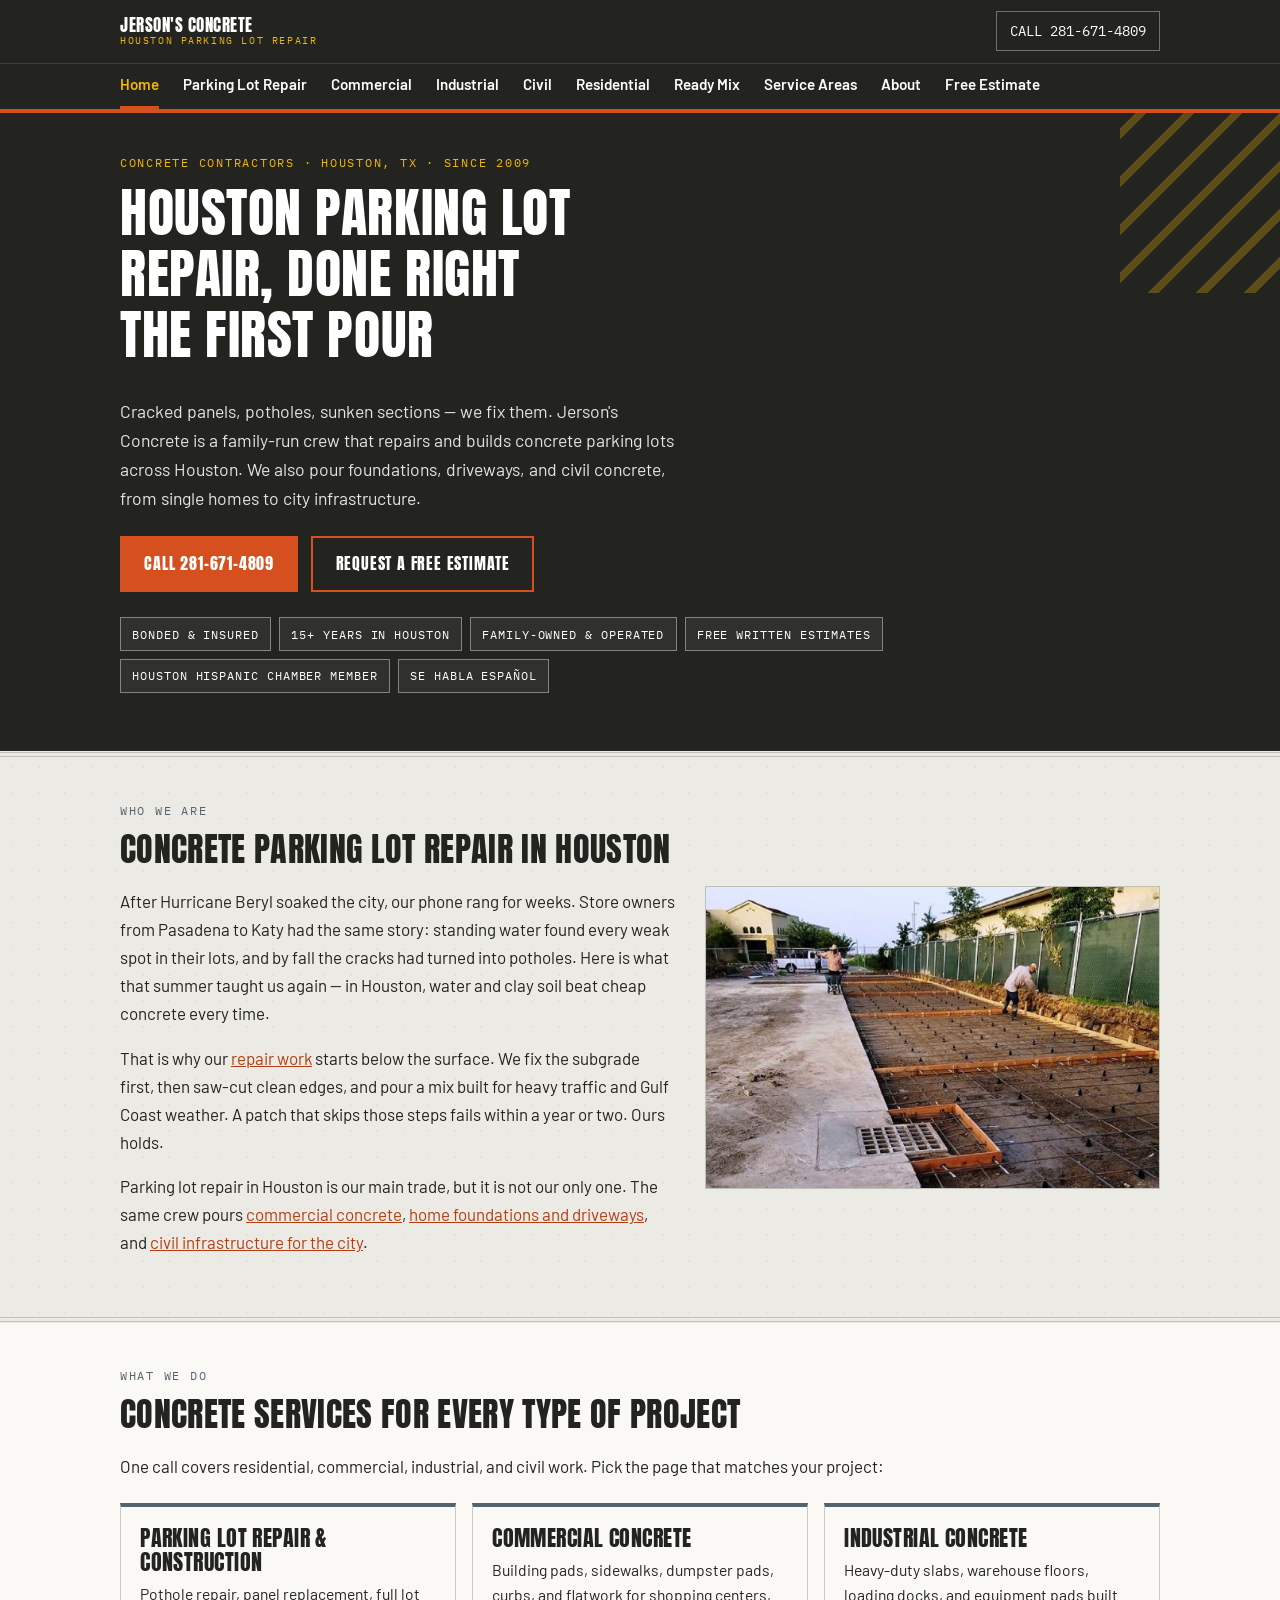
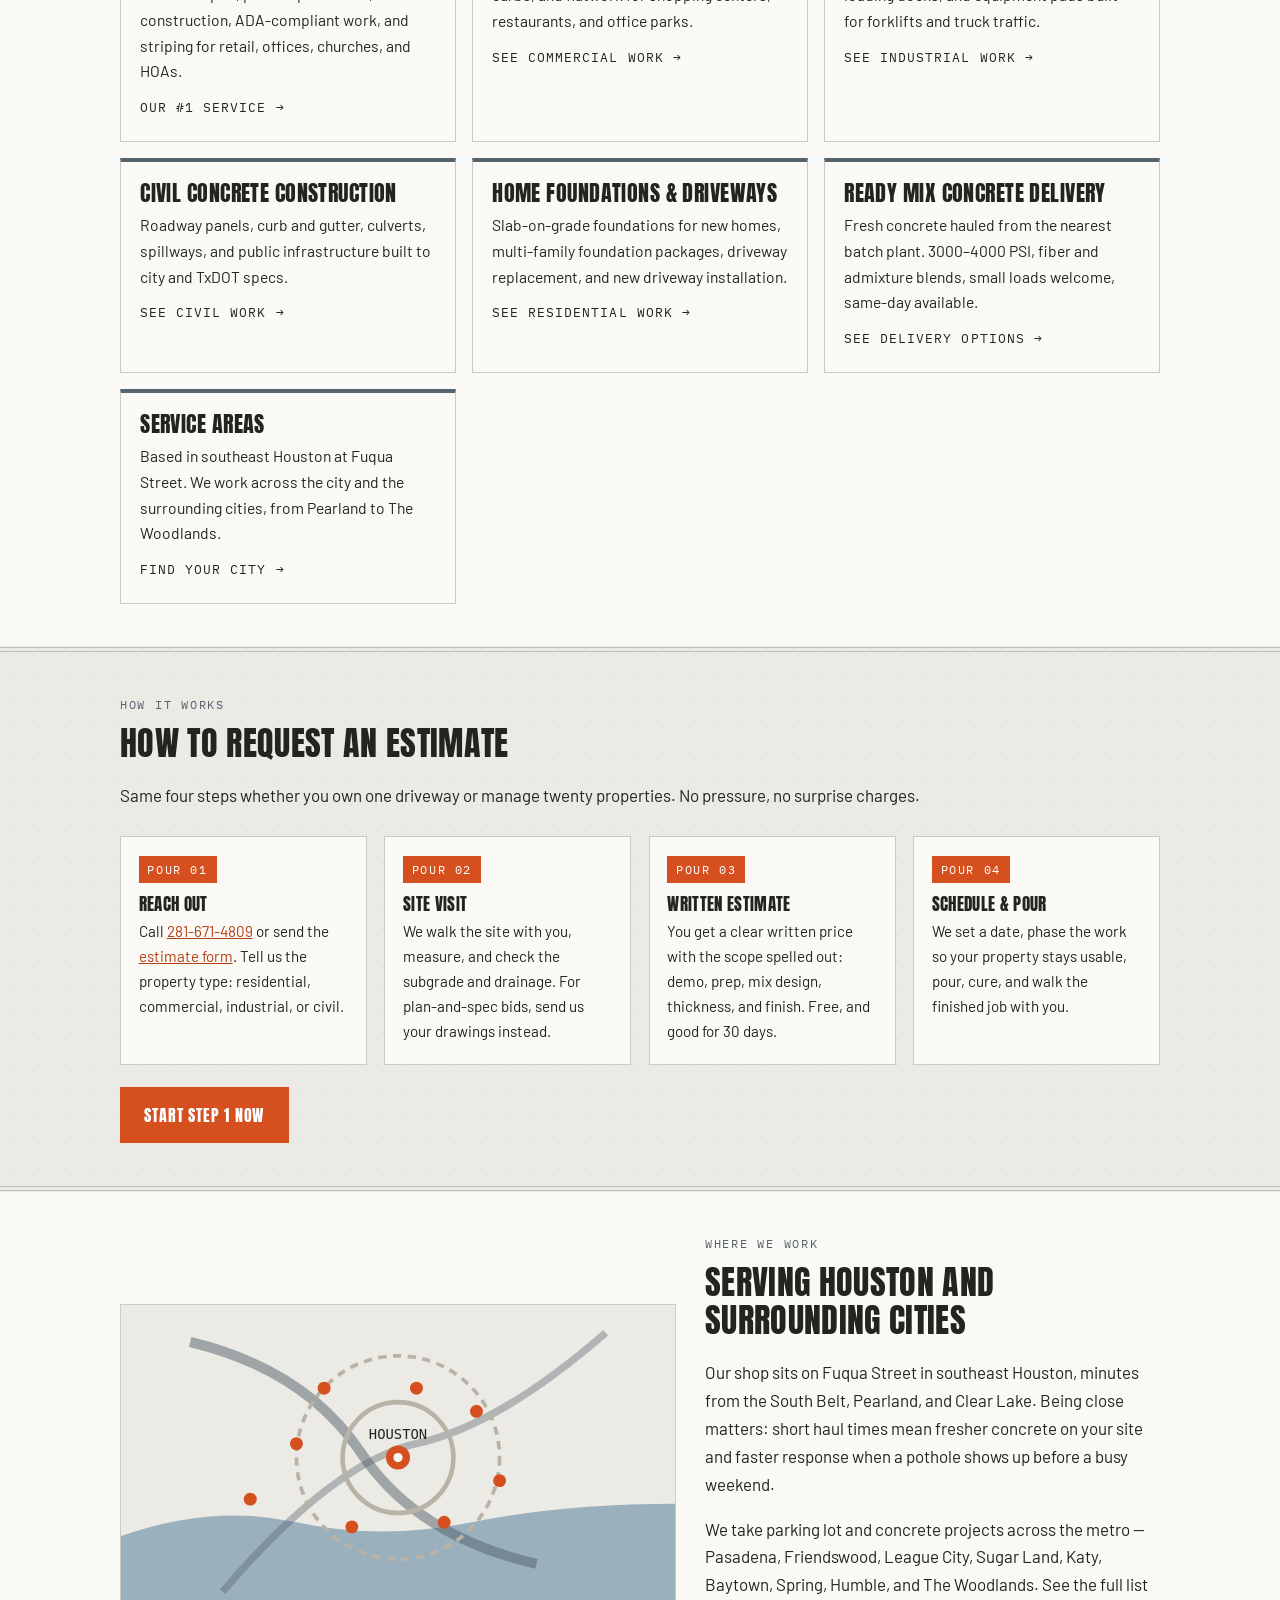
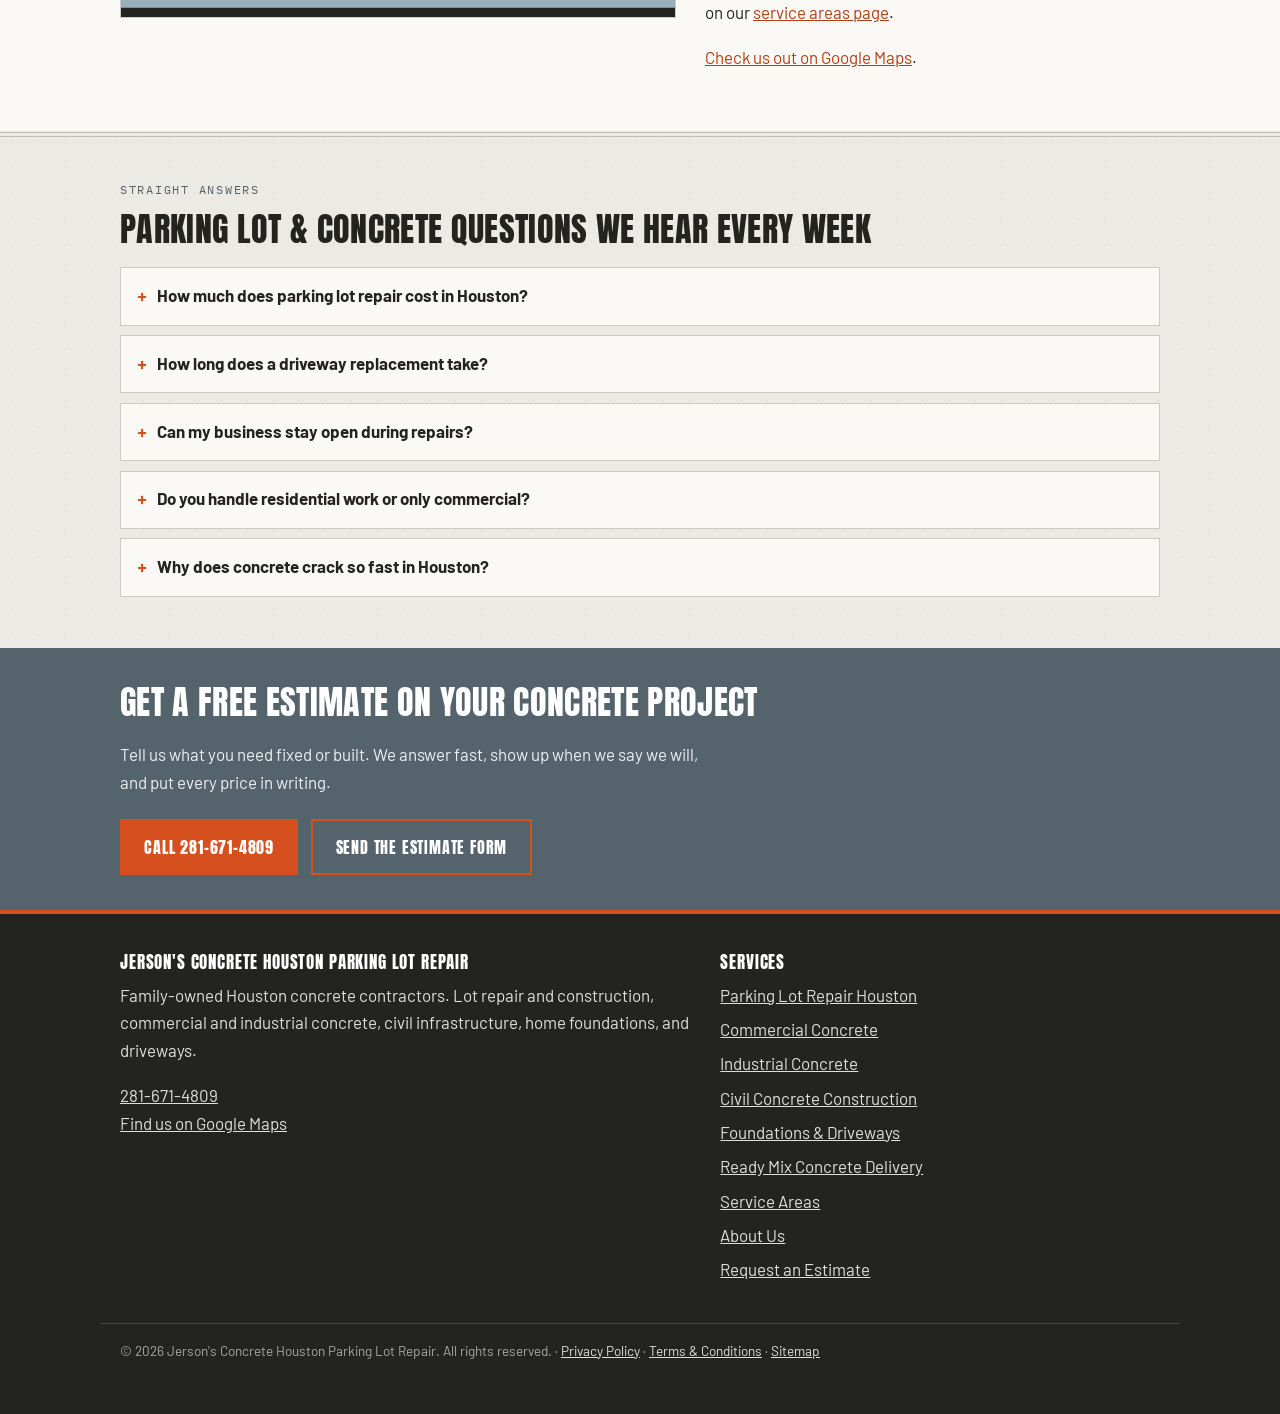
<file: index.html>
<!DOCTYPE html>
<html lang="en">
<head>
<meta charset="UTF-8">
<meta name="viewport" content="width=device-width, initial-scale=1">
<title>Parking Lot Repair Houston TX | Jerson's Concrete Houston Parking Lot Repair</title>
<meta name="description" content="Houston parking lot repair and concrete contractors. We repair and build parking lots, foundations, driveways, and civil concrete across Houston. Free estimates: 281-671-4809.">
<link rel="canonical" href="https://www.concretehouston.org/">
<link rel="icon" type="image/jpeg" href="/images/favicon.jpg">
<link rel="apple-touch-icon" href="/images/apple-touch-icon.jpg">
<meta property="og:type" content="website">
<meta property="og:title" content="Parking Lot Repair Houston TX | Jerson's Concrete Houston Parking Lot Repair">
<meta property="og:description" content="Houston parking lot repair and concrete contractors for commercial, industrial, civil, and residential projects. Free estimates.">
<meta property="og:url" content="https://www.concretehouston.org/">
<meta property="og:image" content="https://www.concretehouston.org/images/parking-lot-rebar-formwork.jpg">
<meta property="og:site_name" content="Jerson's Concrete Houston Parking Lot Repair">
<link rel="preconnect" href="https://fonts.googleapis.com">
<link rel="preconnect" href="https://fonts.gstatic.com" crossorigin>
<link href="https://fonts.googleapis.com/css2?family=Anton&family=Barlow:wght@400;600;700&family=IBM+Plex+Mono:wght@400;500&display=swap" rel="stylesheet">
<link rel="stylesheet" href="/css/style.css">
<script type="application/ld+json">
{
  "@context": "https://schema.org",
  "@type": "GeneralContractor",
  "@id": "https://www.concretehouston.org/#business",
  "name": "Jerson's Concrete Houston Parking Lot Repair",
  "url": "https://www.concretehouston.org/",
  "telephone": "+1-281-671-4809",
  "image": "https://www.concretehouston.org/images/parking-lot-rebar-formwork.jpg",
  "priceRange": "$$",
  "address": {
    "@type": "PostalAddress",
    "streetAddress": "11200 Fuqua St #1200",
    "addressLocality": "Houston",
    "addressRegion": "TX",
    "postalCode": "77089",
    "addressCountry": "US"
  },
  "geo": { "@type": "GeoCoordinates", "latitude": 29.6130, "longitude": -95.2237 },
  "hasMap": "https://maps.app.goo.gl/TdP5XurEcnBgiJF19",
  "areaServed": ["Houston TX","Pearland TX","Pasadena TX","Friendswood TX","League City TX","Clear Lake TX","Sugar Land TX","Katy TX","Baytown TX","Spring TX","Humble TX","The Woodlands TX"],
  "description": "Houston concrete contractor focused on parking lot repair and construction, plus commercial, industrial, civil, and residential concrete work including home foundations and driveways.",
  "knowsAbout": ["parking lot repair","ready mix concrete delivery","parking lot construction","concrete foundations","driveway replacement","civil concrete construction","commercial concrete"],
  "memberOf": { "@type": "Organization", "name": "Houston Hispanic Chamber of Commerce" },
  "sameAs": ["https://maps.app.goo.gl/TdP5XurEcnBgiJF19"]
}
</script>
<script type="application/ld+json">
{
  "@context": "https://schema.org",
  "@type": "FAQPage",
  "mainEntity": [
    {
      "@type": "Question",
      "name": "How much does parking lot repair cost in Houston?",
      "acceptedAnswer": { "@type": "Answer", "text": "It depends on the damage, the size of the repair area, and the concrete mix your lot needs. Small patch repairs cost far less than full panel replacement. We walk the lot, measure the damage, and give you a free written estimate before any work starts. Call 281-671-4809." }
    },
    {
      "@type": "Question",
      "name": "How long does a driveway replacement take?",
      "acceptedAnswer": { "@type": "Answer", "text": "Most residential driveway replacements take one to two days of work, subject to concrete availability, inspections, and weather. The new slab then needs time to cure before you drive on it." }
    },
    {
      "@type": "Question",
      "name": "Can my business stay open during parking lot repairs?",
      "acceptedAnswer": { "@type": "Answer", "text": "Yes, in most cases. We phase the work in sections, so part of the lot stays open while we repair the rest. We plan the phasing with you before the first saw cut." }
    },
    {
      "@type": "Question",
      "name": "Do you handle residential concrete work or only commercial?",
      "acceptedAnswer": { "@type": "Answer", "text": "Both. Parking lot repair is our main line of work, and we also build concrete foundations for homes and multi-family projects, replace driveways, and pour new driveways across the Houston area." }
    },
    {
      "@type": "Question",
      "name": "Why does concrete crack so fast in Houston?",
      "acceptedAnswer": { "@type": "Answer", "text": "Houston sits on expansive clay soil. The clay swells when it rains and shrinks in the summer heat, and that movement stresses the slab above it. Good subgrade prep, the right mix, and correct joint spacing are how you fight it." }
    }
  ]
}
</script>
</head>
<body>
<a class="skip-link" href="#main">Skip to content</a>

<header class="site-header">
  <div class="header-bar">
    <a class="brand" href="/">Jerson's Concrete<small>Houston Parking Lot Repair</small></a>
    <a class="header-call" href="tel:281-671-4809">CALL 281-671-4809</a>
    <button class="nav-toggle" aria-expanded="false" aria-controls="site-nav">Menu</button>
  </div>
  <nav class="site-nav" id="site-nav" aria-label="Main">
    <ul>
      <li><a href="/" aria-current="page">Home</a></li>
      <li><a href="/parking-lot-repair.html">Parking Lot Repair</a></li>
      <li><a href="/commercial-concrete.html">Commercial</a></li>
      <li><a href="/industrial-concrete.html">Industrial</a></li>
      <li><a href="/civil-concrete.html">Civil</a></li>
      <li><a href="/residential-concrete.html">Residential</a></li>
      <li><a href="/ready-mix-delivery.html">Ready Mix</a></li>
      <li><a href="/service-areas.html">Service Areas</a></li>
      <li><a href="/about.html">About</a></li>
      <li><a href="/contact.html">Free Estimate</a></li>
    </ul>
  </nav>
</header>

<main id="main">

<section class="hero">
  <div class="wrap">
    <span class="eyebrow">Concrete Contractors &middot; Houston, TX &middot; Since 2009</span>
    <h1>Houston Parking Lot Repair, Done Right the First Pour</h1>
    <p class="lede">Cracked panels, potholes, sunken sections &mdash; we fix them. Jerson's Concrete is a family-run crew that repairs and builds concrete parking lots across Houston. We also pour foundations, driveways, and civil concrete, from single homes to city infrastructure.</p>
    <div class="cta-row">
      <a class="btn btn-solid" href="tel:281-671-4809">Call 281-671-4809</a>
      <a class="btn btn-ghost" href="/contact.html">Request a Free Estimate</a>
    </div>
    <ul class="badge-row">
      <li class="badge">Bonded &amp; Insured</li>
      <li class="badge">15+ Years in Houston</li>
      <li class="badge">Family-Owned &amp; Operated</li>
      <li class="badge">Free Written Estimates</li>
      <li class="badge">Houston Hispanic Chamber Member</li>
      <li class="badge">Se Habla Espa&ntilde;ol</li>
    </ul>
  </div>
</section>

<hr class="joint">

<section class="section">
  <div class="wrap two-col">
    <div>
      <span class="eyebrow">Who we are</span>
      <h2>Concrete Parking Lot Repair in Houston</h2>
      <p>After Hurricane Beryl soaked the city, our phone rang for weeks. Store owners from Pasadena to Katy had the same story: standing water found every weak spot in their lots, and by fall the cracks had turned into potholes. Here is what that summer taught us again &mdash; in Houston, water and clay soil beat cheap concrete every time.</p>
      <p>That is why our <a href="/parking-lot-repair.html">repair work</a> starts below the surface. We fix the subgrade first, then saw-cut clean edges, and pour a mix built for heavy traffic and Gulf Coast weather. A patch that skips those steps fails within a year or two. Ours holds.</p>
      <p>Parking lot repair in Houston is our main trade, but it is not our only one. The same crew pours <a href="/commercial-concrete.html">commercial concrete</a>, <a href="/residential-concrete.html">home foundations and driveways</a>, and <a href="/civil-concrete.html">civil infrastructure for the city</a>.</p>
    </div>
    <div class="col-media">
      <img src="/images/parking-lot-rebar-formwork.jpg" alt="Jerson's Concrete crew setting rebar and expansion joint forms for a new parking lot pour in Houston" width="1140" height="757" loading="eager">
    </div>
  </div>
</section>

<hr class="joint">

<section class="section section-alt">
  <div class="wrap">
    <span class="eyebrow">What we do</span>
    <h2>Concrete Services for Every Type of Project</h2>
    <p>One call covers residential, commercial, industrial, and civil work. Pick the page that matches your project:</p>
    <ul class="card-grid cols-3">
      <li class="card">
        <h3><a href="/parking-lot-repair.html">Parking Lot Repair &amp; Construction</a></h3>
        <p>Pothole repair, panel replacement, full lot construction, ADA-compliant work, and striping for retail, offices, churches, and HOAs.</p>
        <span class="more">Our #1 service &rarr;</span>
      </li>
      <li class="card">
        <h3><a href="/commercial-concrete.html">Commercial Concrete</a></h3>
        <p>Building pads, sidewalks, dumpster pads, curbs, and flatwork for shopping centers, restaurants, and office parks.</p>
        <span class="more">See commercial work &rarr;</span>
      </li>
      <li class="card">
        <h3><a href="/industrial-concrete.html">Industrial Concrete</a></h3>
        <p>Heavy-duty slabs, warehouse floors, loading docks, and equipment pads built for forklifts and truck traffic.</p>
        <span class="more">See industrial work &rarr;</span>
      </li>
      <li class="card">
        <h3><a href="/civil-concrete.html">Civil Concrete Construction</a></h3>
        <p>Roadway panels, curb and gutter, culverts, spillways, and public infrastructure built to city and TxDOT specs.</p>
        <span class="more">See civil work &rarr;</span>
      </li>
      <li class="card">
        <h3><a href="/residential-concrete.html">Home Foundations &amp; Driveways</a></h3>
        <p>Slab-on-grade foundations for new homes, multi-family foundation packages, driveway replacement, and new driveway installation.</p>
        <span class="more">See residential work &rarr;</span>
      </li>
      <li class="card">
        <h3><a href="/ready-mix-delivery.html">Ready Mix Concrete Delivery</a></h3>
        <p>Fresh concrete hauled from the nearest batch plant. 3000&ndash;4000 PSI, fiber and admixture blends, small loads welcome, same-day available.</p>
        <span class="more">See delivery options &rarr;</span>
      </li>
      <li class="card">
        <h3><a href="/service-areas.html">Service Areas</a></h3>
        <p>Based in southeast Houston at Fuqua Street. We work across the city and the surrounding cities, from Pearland to The Woodlands.</p>
        <span class="more">Find your city &rarr;</span>
      </li>
    </ul>
  </div>
</section>

<hr class="joint">

<section class="section" id="estimate-process">
  <div class="wrap">
    <span class="eyebrow">How it works</span>
    <h2>How to Request an Estimate</h2>
    <p>Same four steps whether you own one driveway or manage twenty properties. No pressure, no surprise charges.</p>
    <ol class="process">
      <li>
        <h3>Reach Out</h3>
        <p>Call <a href="tel:281-671-4809">281-671-4809</a> or send the <a href="/contact.html">estimate form</a>. Tell us the property type: residential, commercial, industrial, or civil.</p>
      </li>
      <li>
        <h3>Site Visit</h3>
        <p>We walk the site with you, measure, and check the subgrade and drainage. For plan-and-spec bids, send us your drawings instead.</p>
      </li>
      <li>
        <h3>Written Estimate</h3>
        <p>You get a clear written price with the scope spelled out: demo, prep, mix design, thickness, and finish. Free, and good for 30 days.</p>
      </li>
      <li>
        <h3>Schedule &amp; Pour</h3>
        <p>We set a date, phase the work so your property stays usable, pour, cure, and walk the finished job with you.</p>
      </li>
    </ol>
    <div class="cta-row">
      <a class="btn btn-solid" href="/contact.html">Start Step 1 Now</a>
    </div>
  </div>
</section>

<hr class="joint">

<section class="section section-alt">
  <div class="wrap two-col flip">
    <div>
      <span class="eyebrow">Where we work</span>
      <h2>Serving Houston and Surrounding Cities</h2>
      <p>Our shop sits on Fuqua Street in southeast Houston, minutes from the South Belt, Pearland, and Clear Lake. Being close matters: short haul times mean fresher concrete on your site and faster response when a pothole shows up before a busy weekend.</p>
      <p>We take parking lot and concrete projects across the metro &mdash; Pasadena, Friendswood, League City, Sugar Land, Katy, Baytown, Spring, Humble, and The Woodlands. See the full list on our <a href="/service-areas.html">service areas page</a>.</p>
      <p><a href="https://maps.app.goo.gl/TdP5XurEcnBgiJF19" rel="noopener">Check us out on Google Maps</a>.</p>
    </div>
    <div class="col-media">
      <img src="/images/service-areas.svg" alt="Map of the greater Houston area showing Jerson's Concrete service cities" width="1200" height="675" loading="lazy">
    </div>
  </div>
</section>

<hr class="joint">

<section class="section">
  <div class="wrap">
    <span class="eyebrow">Straight answers</span>
    <h2>Parking Lot &amp; Concrete Questions We Hear Every Week</h2>
    <div class="faq">
      <details>
        <summary>How much does parking lot repair cost in Houston?</summary>
        <div class="faq-body"><p>It depends on the damage, the size of the repair area, and the mix your lot needs. Small patch repairs cost far less than full panel replacement. We walk the lot, measure, and give you a free written estimate before any work starts.</p></div>
      </details>
      <details>
        <summary>How long does a driveway replacement take?</summary>
        <div class="faq-body"><p>Most residential driveways take one to two days of work, subject to concrete availability, inspections, and weather. The new slab then needs cure time before you drive on it. Details on our <a href="/residential-concrete.html">residential concrete page</a>.</p></div>
      </details>
      <details>
        <summary>Can my business stay open during repairs?</summary>
        <div class="faq-body"><p>Yes, in most cases. We phase the work in sections, so part of the lot stays open while we repair the rest. We plan the phasing with you before the first saw cut.</p></div>
      </details>
      <details>
        <summary>Do you handle residential work or only commercial?</summary>
        <div class="faq-body"><p>Both. Parking lots are our main trade, and we also pour <a href="/residential-concrete.html">home foundations, multi-family foundations, and driveways</a> across the Houston area.</p></div>
      </details>
      <details>
        <summary>Why does concrete crack so fast in Houston?</summary>
        <div class="faq-body"><p>Houston sits on expansive clay soil. The clay swells when it rains and shrinks in the summer heat, and that movement stresses the slab above it. Good subgrade prep, the right mix, and correct joint spacing are how you fight it &mdash; and that is how we build.</p></div>
      </details>
    </div>
  </div>
</section>

<section class="cta-band">
  <div class="wrap">
    <h2>Get a Free Estimate on Your Concrete Project</h2>
    <p>Tell us what you need fixed or built. We answer fast, show up when we say we will, and put every price in writing.</p>
    <div class="cta-row">
      <a class="btn btn-solid" href="tel:281-671-4809">Call 281-671-4809</a>
      <a class="btn btn-ghost" href="/contact.html">Send the Estimate Form</a>
    </div>
  </div>
</section>

</main>

<footer class="site-footer">
  <div class="wrap footer-grid">
    <div>
      <h2>Jerson's Concrete Houston Parking Lot Repair</h2>
      <p>Family-owned Houston concrete contractors. Lot repair and construction, commercial and industrial concrete, civil infrastructure, home foundations, and driveways.</p>
      <p><a href="tel:281-671-4809">281-671-4809</a><br>
      <a href="https://maps.app.goo.gl/TdP5XurEcnBgiJF19" rel="noopener">Find us on Google Maps</a></p>
    </div>
    <div>
      <h2>Services</h2>
      <ul>
        <li><a href="/parking-lot-repair.html">Parking Lot Repair Houston</a></li>
        <li><a href="/commercial-concrete.html">Commercial Concrete</a></li>
        <li><a href="/industrial-concrete.html">Industrial Concrete</a></li>
        <li><a href="/civil-concrete.html">Civil Concrete Construction</a></li>
        <li><a href="/residential-concrete.html">Foundations &amp; Driveways</a></li>
        <li><a href="/ready-mix-delivery.html">Ready Mix Concrete Delivery</a></li>
        <li><a href="/service-areas.html">Service Areas</a></li>
        <li><a href="/about.html">About Us</a></li>
        <li><a href="/contact.html">Request an Estimate</a></li>
      </ul>
    </div>
  </div>
  <div class="wrap fineprint">
    <p>&copy; 2026 Jerson's Concrete Houston Parking Lot Repair. All rights reserved. &middot; <a href="/privacy-policy.html">Privacy Policy</a> &middot; <a href="/terms-conditions.html">Terms &amp; Conditions</a> &middot; <a href="/sitemap.xml">Sitemap</a></p>
  </div>
</footer>

<div class="call-bar">
  <a class="call" href="tel:281-671-4809">Call Now</a>
  <a class="estimate" href="/contact.html">Free Estimate</a>
</div>

<script src="/js/site.js"></script>
</body>
</html>
</file>
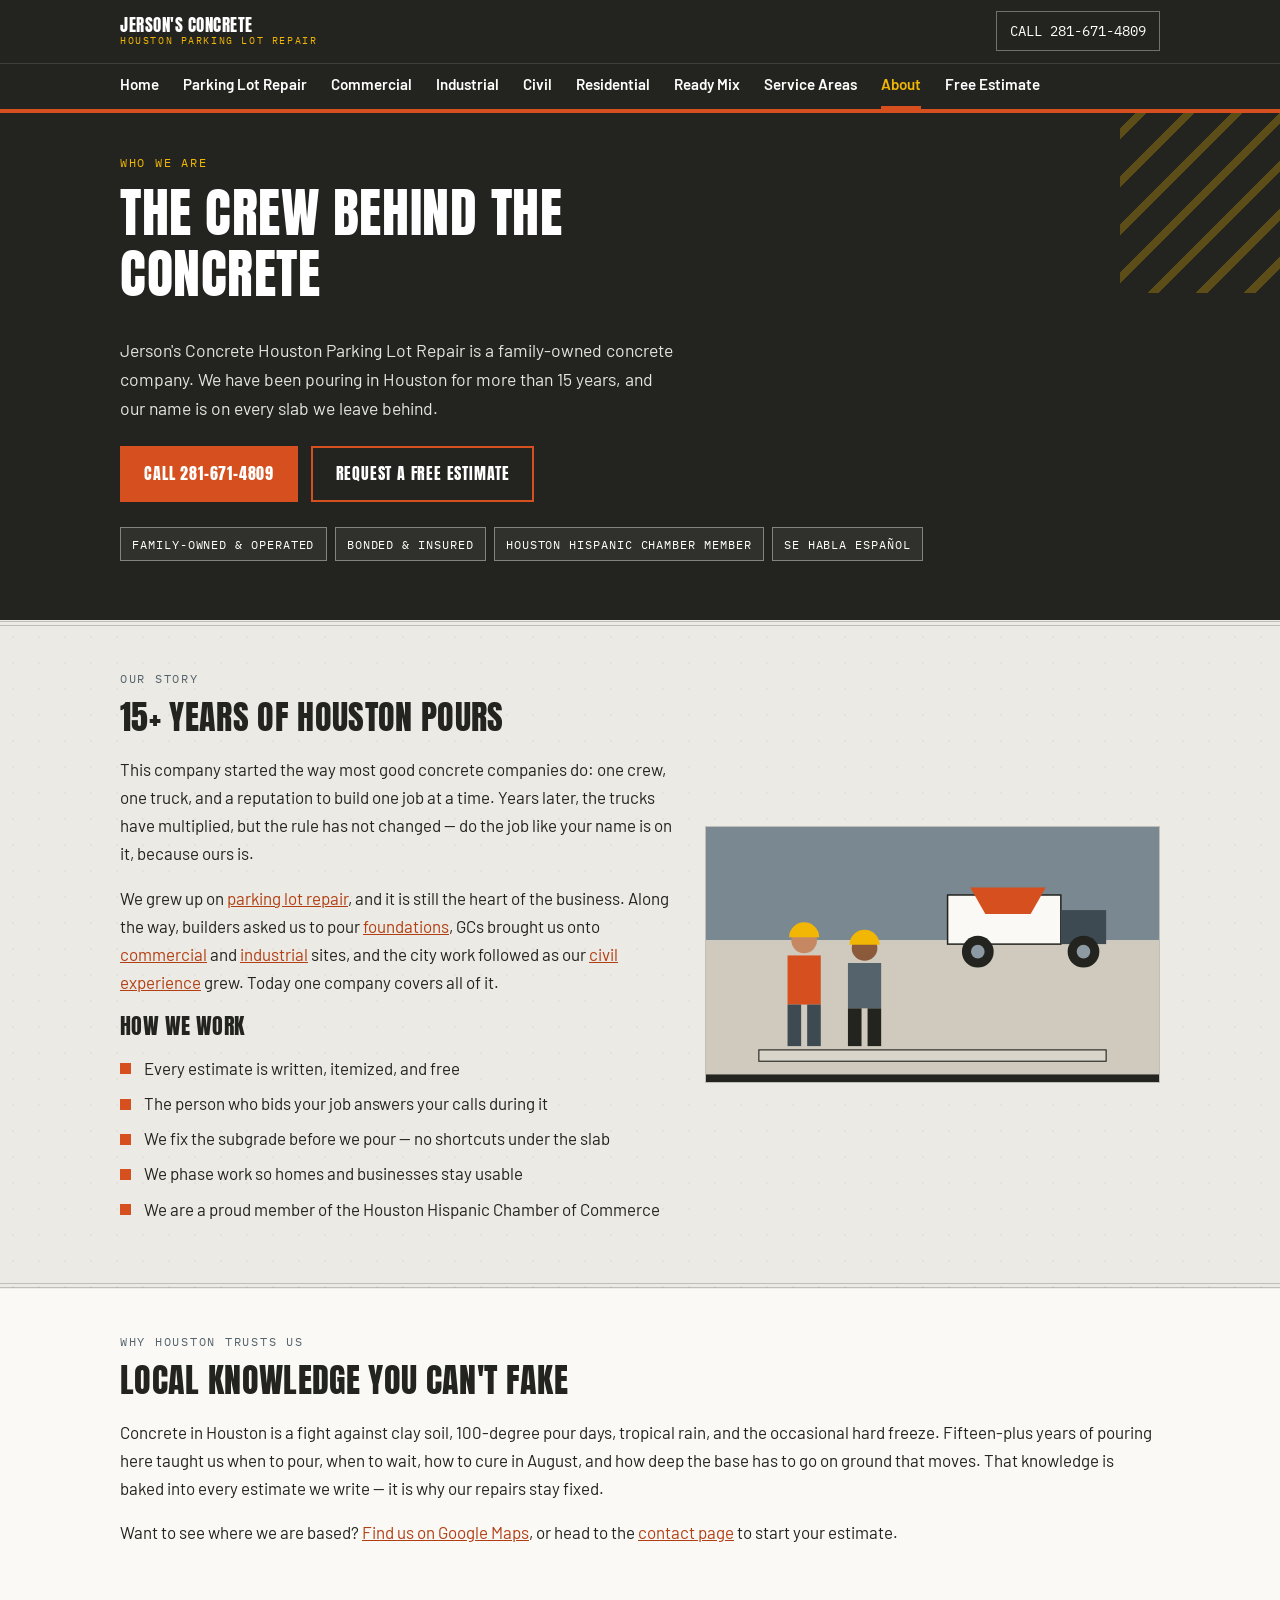
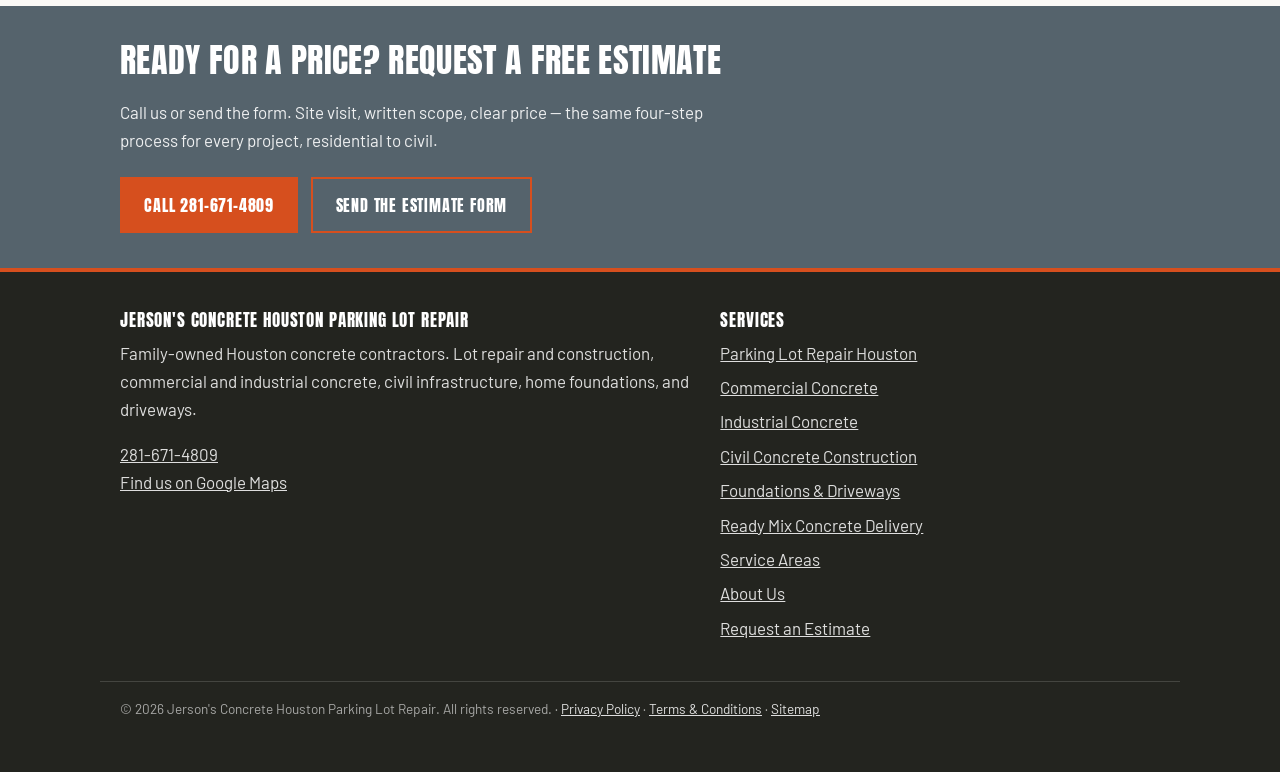
<file: about.html>
<!DOCTYPE html>
<html lang="en">
<head>
<meta charset="UTF-8">
<meta name="viewport" content="width=device-width, initial-scale=1">
<title>About Jerson's Concrete Houston Parking Lot Repair | Family-Owned</title>
<meta name="description" content="Family-owned Houston concrete contractor with 15+ years of pours behind us. Meet the crew behind Jerson's Concrete Houston Parking Lot Repair and how we work.">
<link rel="canonical" href="https://www.concretehouston.org/about.html">
<link rel="icon" type="image/jpeg" href="/images/favicon.jpg">
<link rel="apple-touch-icon" href="/images/apple-touch-icon.jpg">
<meta property="og:type" content="website">
<meta property="og:title" content="About Jerson's Concrete Houston Parking Lot Repair | Family-Owned">
<meta property="og:description" content="Family-owned Houston concrete contractor with 15+ years of pours behind us. Meet the crew behind Jerson's Concrete Houston Parking Lot Repair and how we work.">
<meta property="og:url" content="https://www.concretehouston.org/about.html">
<meta property="og:image" content="https://www.concretehouston.org/images/about-crew.svg">
<meta property="og:site_name" content="Jerson's Concrete Houston Parking Lot Repair">
<link rel="preconnect" href="https://fonts.googleapis.com">
<link rel="preconnect" href="https://fonts.gstatic.com" crossorigin>
<link href="https://fonts.googleapis.com/css2?family=Anton&family=Barlow:wght@400;600;700&family=IBM+Plex+Mono:wght@400;500&display=swap" rel="stylesheet">
<link rel="stylesheet" href="/css/style.css">
<script type="application/ld+json">
{
  "@context": "https://schema.org",
  "@type": "BreadcrumbList",
  "itemListElement": [
    {"@type": "ListItem", "position": 1, "name": "Home", "item": "https://www.concretehouston.org/"},
    {"@type": "ListItem", "position": 2, "name": "About Us", "item": "https://www.concretehouston.org/about.html"}
  ]
}
</script>

</head>
<body>
<a class="skip-link" href="#main">Skip to content</a>

<header class="site-header">
  <div class="header-bar">
    <a class="brand" href="/">Jerson's Concrete<small>Houston Parking Lot Repair</small></a>
    <a class="header-call" href="tel:281-671-4809">CALL 281-671-4809</a>
    <button class="nav-toggle" aria-expanded="false" aria-controls="site-nav">Menu</button>
  </div>
  <nav class="site-nav" id="site-nav" aria-label="Main">
    <ul>
      <li><a href="/">Home</a></li>
      <li><a href="/parking-lot-repair.html">Parking Lot Repair</a></li>
      <li><a href="/commercial-concrete.html">Commercial</a></li>
      <li><a href="/industrial-concrete.html">Industrial</a></li>
      <li><a href="/civil-concrete.html">Civil</a></li>
      <li><a href="/residential-concrete.html">Residential</a></li>
      <li><a href="/ready-mix-delivery.html">Ready Mix</a></li>
      <li><a href="/service-areas.html">Service Areas</a></li>
      <li><a href="/about.html" aria-current="page">About</a></li>
      <li><a href="/contact.html">Free Estimate</a></li>
    </ul>
  </nav>
</header>

<main id="main">
<section class="hero">
  <div class="wrap">
    <span class="eyebrow">Who we are</span>
    <h1>The Crew Behind the Concrete</h1>
    <p class="lede">Jerson's Concrete Houston Parking Lot Repair is a family-owned concrete company. We have been pouring in Houston for more than 15 years, and our name is on every slab we leave behind.</p>
    <div class="cta-row">
      <a class="btn btn-solid" href="tel:281-671-4809">Call 281-671-4809</a>
      <a class="btn btn-ghost" href="/contact.html">Request a Free Estimate</a>
    </div>
    <ul class="badge-row">
      <li class="badge">Family-Owned &amp; Operated</li>
      <li class="badge">Bonded &amp; Insured</li>
      <li class="badge">Houston Hispanic Chamber Member</li>
      <li class="badge">Se Habla Espa&ntilde;ol</li>
    </ul>
  </div>
</section>

<hr class="joint">

<section class="section">
  <div class="wrap two-col">
    <div>
      <span class="eyebrow">Our story</span>
      <h2>15+ Years of Houston Pours</h2>
      <p>This company started the way most good concrete companies do: one crew, one truck, and a reputation to build one job at a time. Years later, the trucks have multiplied, but the rule has not changed &mdash; do the job like your name is on it, because ours is.</p>
      <p>We grew up on <a href="/parking-lot-repair.html">parking lot repair</a>, and it is still the heart of the business. Along the way, builders asked us to pour <a href="/residential-concrete.html">foundations</a>, GCs brought us onto <a href="/commercial-concrete.html">commercial</a> and <a href="/industrial-concrete.html">industrial</a> sites, and the city work followed as our <a href="/civil-concrete.html">civil experience</a> grew. Today one company covers all of it.</p>
      <h3>How We Work</h3>
      <ul class="check-list">
        <li>Every estimate is written, itemized, and free</li>
        <li>The person who bids your job answers your calls during it</li>
        <li>We fix the subgrade before we pour &mdash; no shortcuts under the slab</li>
        <li>We phase work so homes and businesses stay usable</li>
        <li>We are a proud member of the Houston Hispanic Chamber of Commerce</li>
      </ul>
    </div>
    <div class="col-media">
      <img src="/images/about-crew.svg" alt="Jerson's Concrete crew and ready mix truck on a Houston jobsite" width="1200" height="675" loading="eager">
    </div>
  </div>
</section>

<hr class="joint">

<section class="section section-alt">
  <div class="wrap">
    <span class="eyebrow">Why Houston trusts us</span>
    <h2>Local Knowledge You Can't Fake</h2>
    <p>Concrete in Houston is a fight against clay soil, 100-degree pour days, tropical rain, and the occasional hard freeze. Fifteen-plus years of pouring here taught us when to pour, when to wait, how to cure in August, and how deep the base has to go on ground that moves. That knowledge is baked into every estimate we write &mdash; it is why our repairs stay fixed.</p>
    <p>Want to see where we are based? <a href="https://maps.app.goo.gl/TdP5XurEcnBgiJF19" rel="noopener">Find us on Google Maps</a>, or head to the <a href="/contact.html">contact page</a> to start your estimate.</p>
  </div>
</section>
<section class="cta-band">
  <div class="wrap">
    <h2>Ready for a Price? Request a Free Estimate</h2>
    <p>Call us or send the form. Site visit, written scope, clear price &mdash; the same four-step process for every project, residential to civil.</p>
    <div class="cta-row">
      <a class="btn btn-solid" href="tel:281-671-4809">Call 281-671-4809</a>
      <a class="btn btn-ghost" href="/contact.html">Send the Estimate Form</a>
    </div>
  </div>
</section>
</main>

<footer class="site-footer">
  <div class="wrap footer-grid">
    <div>
      <h2>Jerson's Concrete Houston Parking Lot Repair</h2>
      <p>Family-owned Houston concrete contractors. Lot repair and construction, commercial and industrial concrete, civil infrastructure, home foundations, and driveways.</p>
      <p><a href="tel:281-671-4809">281-671-4809</a><br>
      <a href="https://maps.app.goo.gl/TdP5XurEcnBgiJF19" rel="noopener">Find us on Google Maps</a></p>
    </div>
    <div>
      <h2>Services</h2>
      <ul>
        <li><a href="/parking-lot-repair.html">Parking Lot Repair Houston</a></li>
        <li><a href="/commercial-concrete.html">Commercial Concrete</a></li>
        <li><a href="/industrial-concrete.html">Industrial Concrete</a></li>
        <li><a href="/civil-concrete.html">Civil Concrete Construction</a></li>
        <li><a href="/residential-concrete.html">Foundations &amp; Driveways</a></li>
        <li><a href="/ready-mix-delivery.html">Ready Mix Concrete Delivery</a></li>
        <li><a href="/service-areas.html">Service Areas</a></li>
        <li><a href="/about.html">About Us</a></li>
        <li><a href="/contact.html">Request an Estimate</a></li>
      </ul>
    </div>
  </div>
  <div class="wrap fineprint">
    <p>&copy; 2026 Jerson's Concrete Houston Parking Lot Repair. All rights reserved. &middot; <a href="/privacy-policy.html">Privacy Policy</a> &middot; <a href="/terms-conditions.html">Terms &amp; Conditions</a> &middot; <a href="/sitemap.xml">Sitemap</a></p>
  </div>
</footer>

<div class="call-bar">
  <a class="call" href="tel:281-671-4809">Call Now</a>
  <a class="estimate" href="/contact.html">Free Estimate</a>
</div>

<script src="/js/site.js"></script>
</body>
</html>
</file>
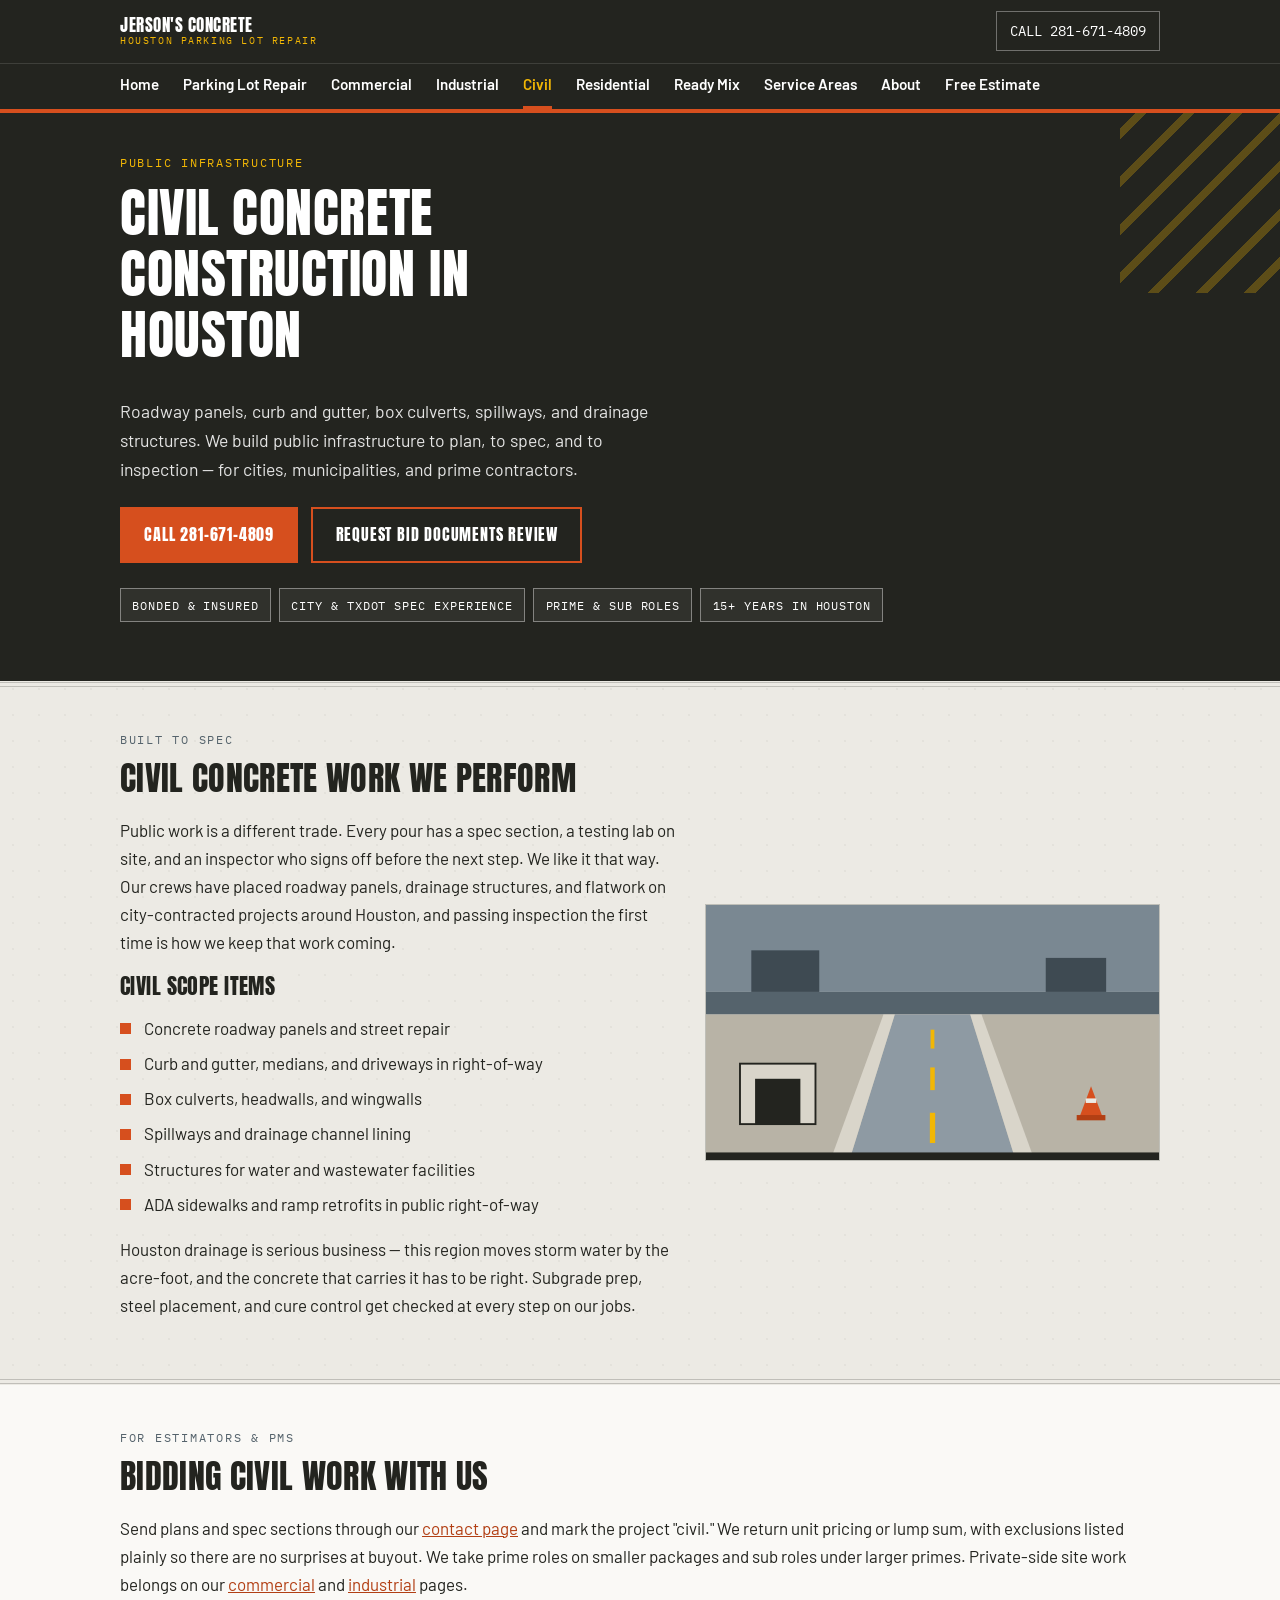
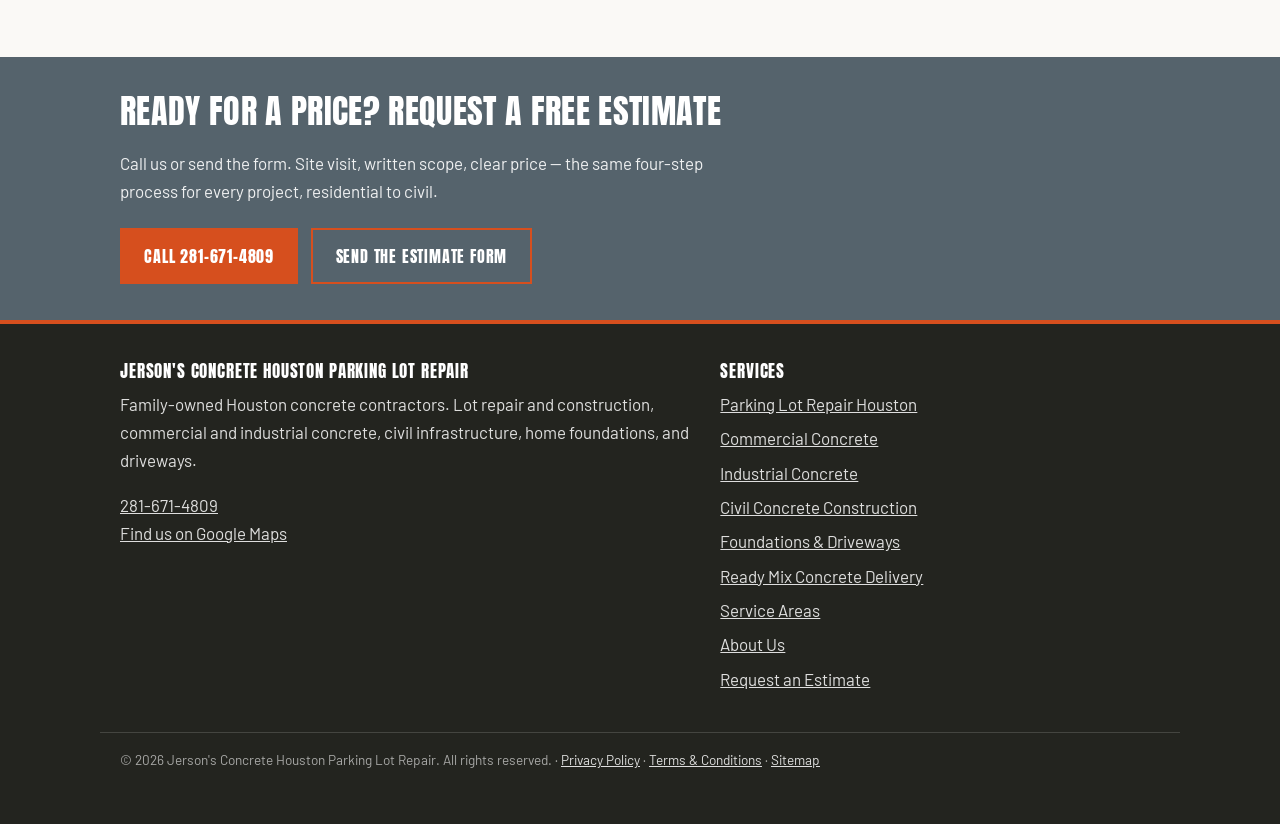
<file: civil-concrete.html>
<!DOCTYPE html>
<html lang="en">
<head>
<meta charset="UTF-8">
<meta name="viewport" content="width=device-width, initial-scale=1">
<title>Civil Concrete Construction Houston TX | Jerson's Concrete</title>
<meta name="description" content="Civil concrete construction in Houston: roadway panels, curb and gutter, culverts, spillways, and public infrastructure built to city and TxDOT specifications.">
<link rel="canonical" href="https://www.concretehouston.org/civil-concrete.html">
<link rel="icon" type="image/jpeg" href="/images/favicon.jpg">
<link rel="apple-touch-icon" href="/images/apple-touch-icon.jpg">
<meta property="og:type" content="website">
<meta property="og:title" content="Civil Concrete Construction Houston TX | Jerson's Concrete">
<meta property="og:description" content="Civil concrete construction in Houston: roadway panels, curb and gutter, culverts, spillways, and public infrastructure built to city and TxDOT specifications.">
<meta property="og:url" content="https://www.concretehouston.org/civil-concrete.html">
<meta property="og:image" content="https://www.concretehouston.org/images/civil-concrete.svg">
<meta property="og:site_name" content="Jerson's Concrete Houston Parking Lot Repair">
<link rel="preconnect" href="https://fonts.googleapis.com">
<link rel="preconnect" href="https://fonts.gstatic.com" crossorigin>
<link href="https://fonts.googleapis.com/css2?family=Anton&family=Barlow:wght@400;600;700&family=IBM+Plex+Mono:wght@400;500&display=swap" rel="stylesheet">
<link rel="stylesheet" href="/css/style.css">
<script type="application/ld+json">
{
  "@context": "https://schema.org",
  "@type": "BreadcrumbList",
  "itemListElement": [
    {"@type": "ListItem", "position": 1, "name": "Home", "item": "https://www.concretehouston.org/"},
    {"@type": "ListItem", "position": 2, "name": "Civil Concrete Construction", "item": "https://www.concretehouston.org/civil-concrete.html"}
  ]
}
</script>
<script type="application/ld+json">
{
  "@context": "https://schema.org",
  "@type": "Service",
  "serviceType": "Civil Concrete Construction",
  "provider": {"@id": "https://www.concretehouston.org/#business"},
  "areaServed": "Greater Houston, TX",
  "url": "https://www.concretehouston.org/civil-concrete.html",
  "description": "Civil concrete construction in Houston including roadway panels, curb and gutter, culverts, spillways, and public infrastructure."
}
</script>
</head>
<body>
<a class="skip-link" href="#main">Skip to content</a>

<header class="site-header">
  <div class="header-bar">
    <a class="brand" href="/">Jerson's Concrete<small>Houston Parking Lot Repair</small></a>
    <a class="header-call" href="tel:281-671-4809">CALL 281-671-4809</a>
    <button class="nav-toggle" aria-expanded="false" aria-controls="site-nav">Menu</button>
  </div>
  <nav class="site-nav" id="site-nav" aria-label="Main">
    <ul>
      <li><a href="/">Home</a></li>
      <li><a href="/parking-lot-repair.html">Parking Lot Repair</a></li>
      <li><a href="/commercial-concrete.html">Commercial</a></li>
      <li><a href="/industrial-concrete.html">Industrial</a></li>
      <li><a href="/civil-concrete.html" aria-current="page">Civil</a></li>
      <li><a href="/residential-concrete.html">Residential</a></li>
      <li><a href="/ready-mix-delivery.html">Ready Mix</a></li>
      <li><a href="/service-areas.html">Service Areas</a></li>
      <li><a href="/about.html">About</a></li>
      <li><a href="/contact.html">Free Estimate</a></li>
    </ul>
  </nav>
</header>

<main id="main">
<section class="hero">
  <div class="wrap">
    <span class="eyebrow">Public Infrastructure</span>
    <h1>Civil Concrete Construction in Houston</h1>
    <p class="lede">Roadway panels, curb and gutter, box culverts, spillways, and drainage structures. We build public infrastructure to plan, to spec, and to inspection &mdash; for cities, municipalities, and prime contractors.</p>
    <div class="cta-row">
      <a class="btn btn-solid" href="tel:281-671-4809">Call 281-671-4809</a>
      <a class="btn btn-ghost" href="/contact.html">Request Bid Documents Review</a>
    </div>
    <ul class="badge-row">
      <li class="badge">Bonded &amp; Insured</li>
      <li class="badge">City &amp; TxDOT Spec Experience</li>
      <li class="badge">Prime &amp; Sub Roles</li>
      <li class="badge">15+ Years in Houston</li>
    </ul>
  </div>
</section>

<hr class="joint">

<section class="section">
  <div class="wrap two-col">
    <div>
      <span class="eyebrow">Built to spec</span>
      <h2>Civil Concrete Work We Perform</h2>
      <p>Public work is a different trade. Every pour has a spec section, a testing lab on site, and an inspector who signs off before the next step. We like it that way. Our crews have placed roadway panels, drainage structures, and flatwork on city-contracted projects around Houston, and passing inspection the first time is how we keep that work coming.</p>
      <h3>Civil Scope Items</h3>
      <ul class="check-list">
        <li>Concrete roadway panels and street repair</li>
        <li>Curb and gutter, medians, and driveways in right-of-way</li>
        <li>Box culverts, headwalls, and wingwalls</li>
        <li>Spillways and drainage channel lining</li>
        <li>Structures for water and wastewater facilities</li>
        <li>ADA sidewalks and ramp retrofits in public right-of-way</li>
      </ul>
      <p>Houston drainage is serious business &mdash; this region moves storm water by the acre-foot, and the concrete that carries it has to be right. Subgrade prep, steel placement, and cure control get checked at every step on our jobs.</p>
    </div>
    <div class="col-media">
      <img src="/images/civil-concrete.svg" alt="Civil concrete infrastructure in Houston including roadway, curb and gutter, and box culvert" width="1200" height="675" loading="eager">
    </div>
  </div>
</section>

<hr class="joint">

<section class="section section-alt">
  <div class="wrap">
    <span class="eyebrow">For estimators &amp; PMs</span>
    <h2>Bidding Civil Work With Us</h2>
    <p>Send plans and spec sections through our <a href="/contact.html">contact page</a> and mark the project "civil." We return unit pricing or lump sum, with exclusions listed plainly so there are no surprises at buyout. We take prime roles on smaller packages and sub roles under larger primes. Private-side site work belongs on our <a href="/commercial-concrete.html">commercial</a> and <a href="/industrial-concrete.html">industrial</a> pages.</p>
  </div>
</section>
<section class="cta-band">
  <div class="wrap">
    <h2>Ready for a Price? Request a Free Estimate</h2>
    <p>Call us or send the form. Site visit, written scope, clear price &mdash; the same four-step process for every project, residential to civil.</p>
    <div class="cta-row">
      <a class="btn btn-solid" href="tel:281-671-4809">Call 281-671-4809</a>
      <a class="btn btn-ghost" href="/contact.html">Send the Estimate Form</a>
    </div>
  </div>
</section>
</main>

<footer class="site-footer">
  <div class="wrap footer-grid">
    <div>
      <h2>Jerson's Concrete Houston Parking Lot Repair</h2>
      <p>Family-owned Houston concrete contractors. Lot repair and construction, commercial and industrial concrete, civil infrastructure, home foundations, and driveways.</p>
      <p><a href="tel:281-671-4809">281-671-4809</a><br>
      <a href="https://maps.app.goo.gl/TdP5XurEcnBgiJF19" rel="noopener">Find us on Google Maps</a></p>
    </div>
    <div>
      <h2>Services</h2>
      <ul>
        <li><a href="/parking-lot-repair.html">Parking Lot Repair Houston</a></li>
        <li><a href="/commercial-concrete.html">Commercial Concrete</a></li>
        <li><a href="/industrial-concrete.html">Industrial Concrete</a></li>
        <li><a href="/civil-concrete.html">Civil Concrete Construction</a></li>
        <li><a href="/residential-concrete.html">Foundations &amp; Driveways</a></li>
        <li><a href="/ready-mix-delivery.html">Ready Mix Concrete Delivery</a></li>
        <li><a href="/service-areas.html">Service Areas</a></li>
        <li><a href="/about.html">About Us</a></li>
        <li><a href="/contact.html">Request an Estimate</a></li>
      </ul>
    </div>
  </div>
  <div class="wrap fineprint">
    <p>&copy; 2026 Jerson's Concrete Houston Parking Lot Repair. All rights reserved. &middot; <a href="/privacy-policy.html">Privacy Policy</a> &middot; <a href="/terms-conditions.html">Terms &amp; Conditions</a> &middot; <a href="/sitemap.xml">Sitemap</a></p>
  </div>
</footer>

<div class="call-bar">
  <a class="call" href="tel:281-671-4809">Call Now</a>
  <a class="estimate" href="/contact.html">Free Estimate</a>
</div>

<script src="/js/site.js"></script>
</body>
</html>
</file>
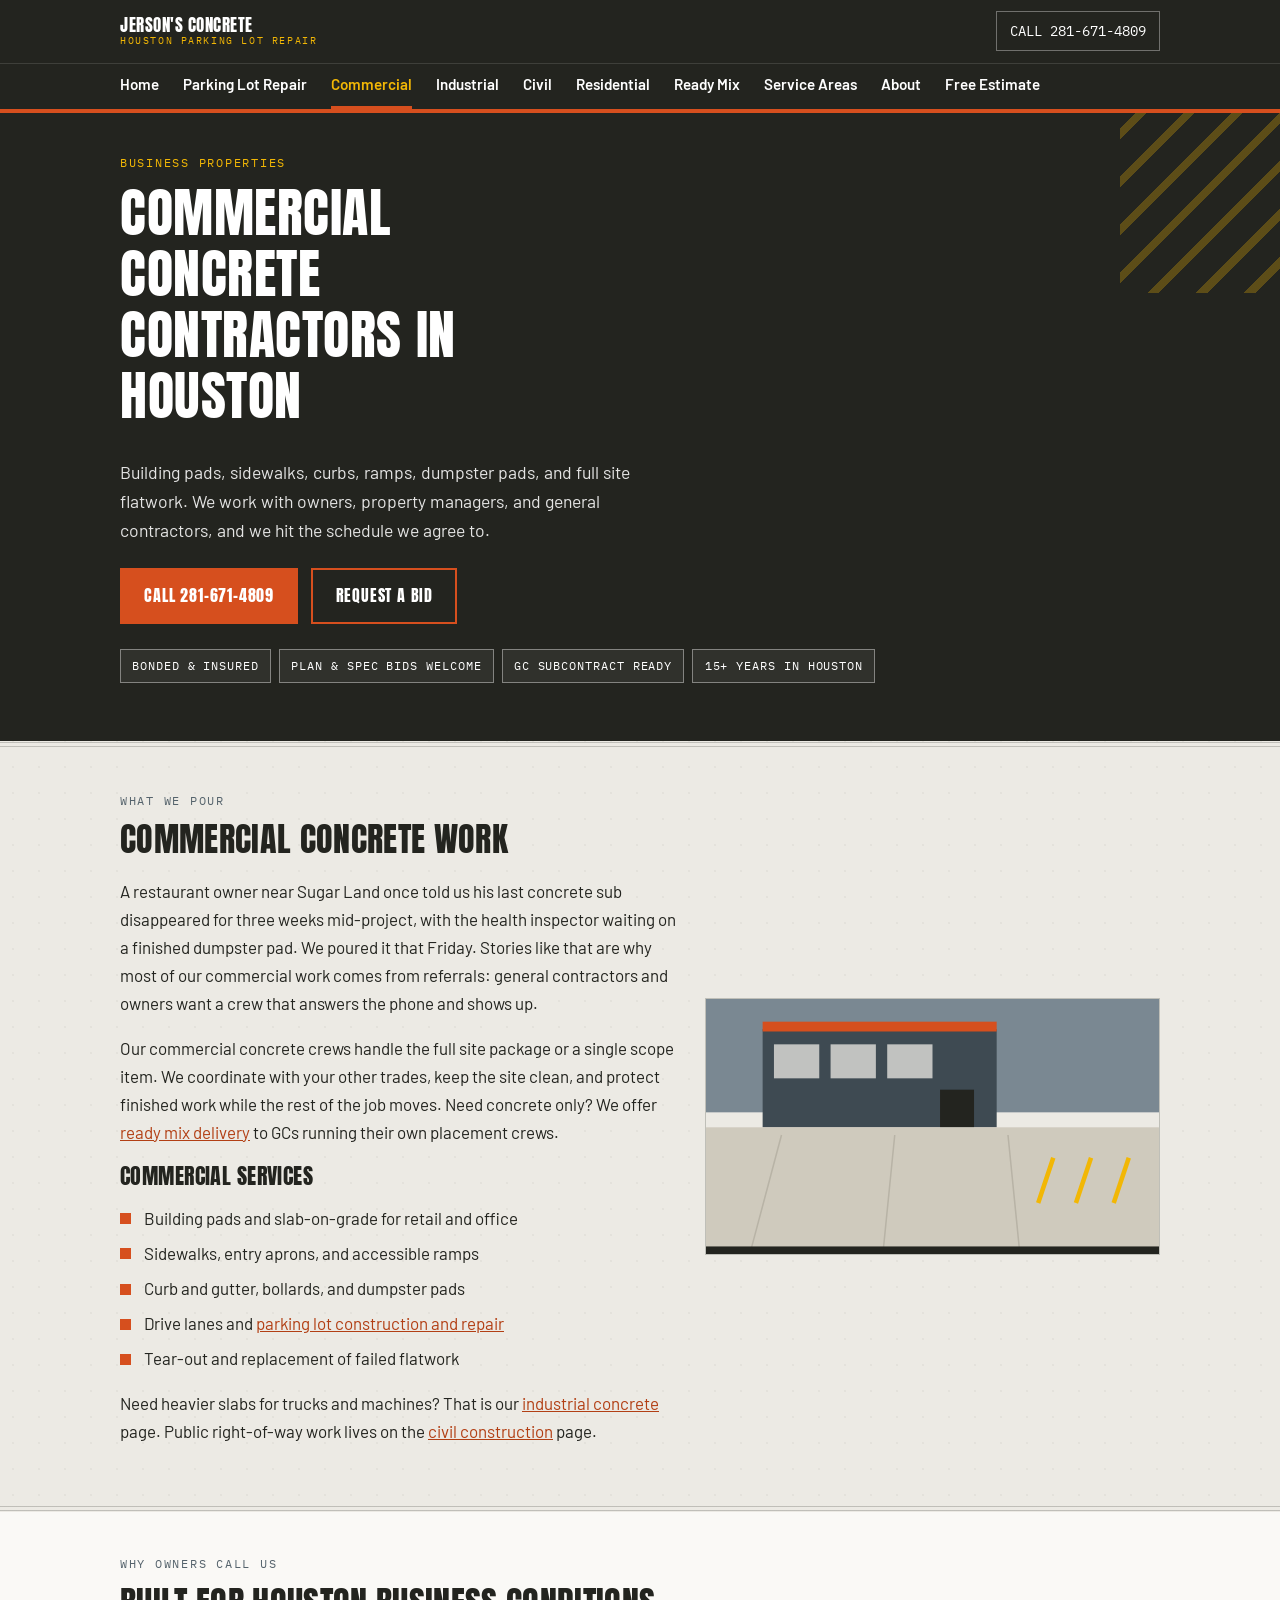
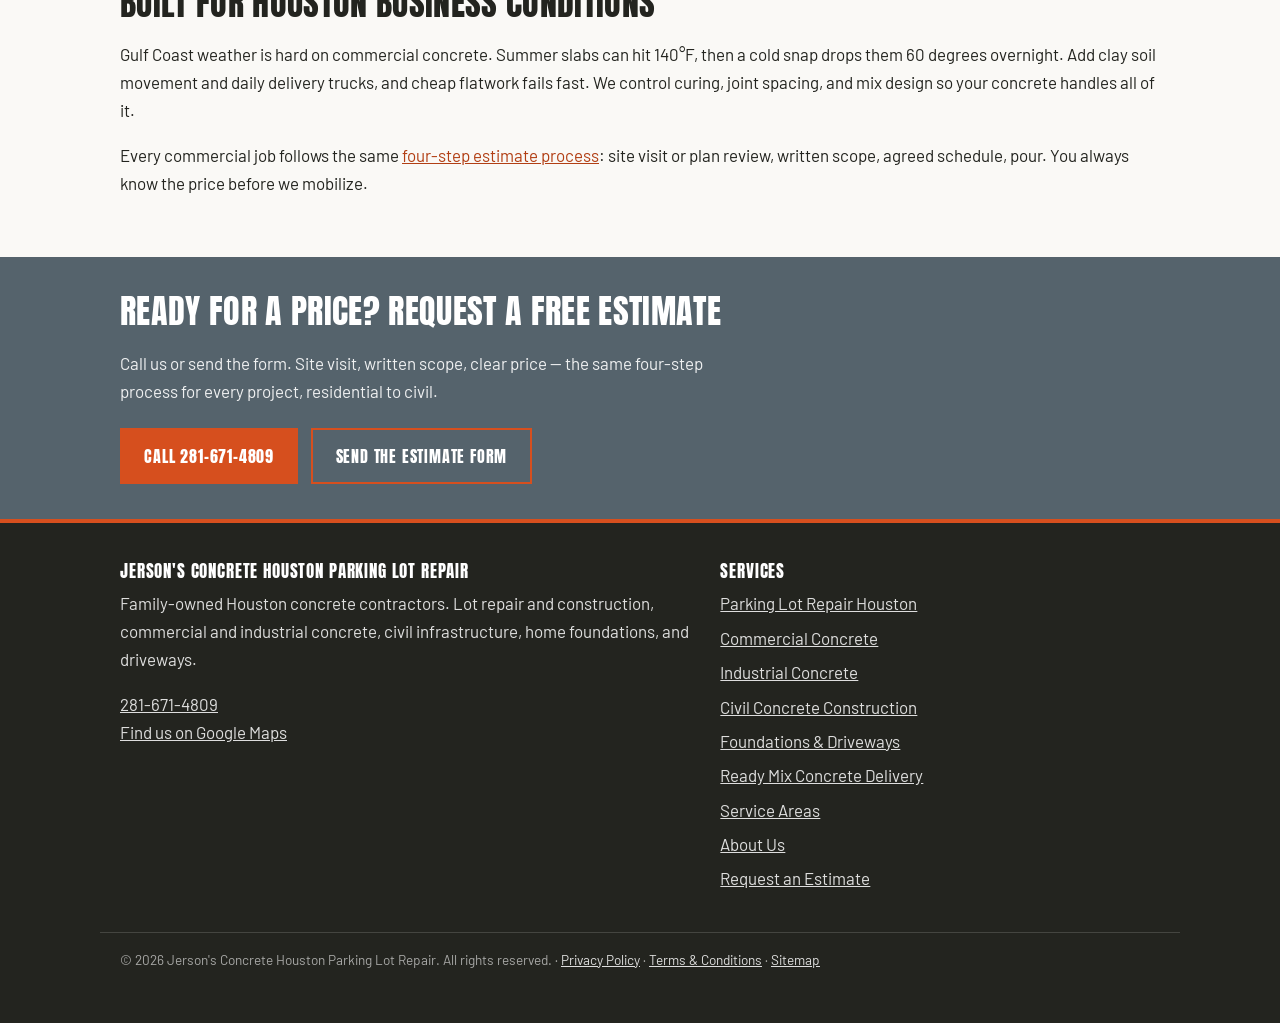
<file: commercial-concrete.html>
<!DOCTYPE html>
<html lang="en">
<head>
<meta charset="UTF-8">
<meta name="viewport" content="width=device-width, initial-scale=1">
<title>Commercial Concrete Contractors Houston TX | Jerson's Concrete</title>
<meta name="description" content="Commercial concrete contractors in Houston: building pads, sidewalks, curbs, dumpster pads, and flatwork for retail, restaurants, and offices. Free written estimates.">
<link rel="canonical" href="https://www.concretehouston.org/commercial-concrete.html">
<link rel="icon" type="image/jpeg" href="/images/favicon.jpg">
<link rel="apple-touch-icon" href="/images/apple-touch-icon.jpg">
<meta property="og:type" content="website">
<meta property="og:title" content="Commercial Concrete Contractors Houston TX | Jerson's Concrete">
<meta property="og:description" content="Commercial concrete contractors in Houston: building pads, sidewalks, curbs, dumpster pads, and flatwork for retail, restaurants, and offices. Free written estimates.">
<meta property="og:url" content="https://www.concretehouston.org/commercial-concrete.html">
<meta property="og:image" content="https://www.concretehouston.org/images/commercial-concrete.svg">
<meta property="og:site_name" content="Jerson's Concrete Houston Parking Lot Repair">
<link rel="preconnect" href="https://fonts.googleapis.com">
<link rel="preconnect" href="https://fonts.gstatic.com" crossorigin>
<link href="https://fonts.googleapis.com/css2?family=Anton&family=Barlow:wght@400;600;700&family=IBM+Plex+Mono:wght@400;500&display=swap" rel="stylesheet">
<link rel="stylesheet" href="/css/style.css">
<script type="application/ld+json">
{
  "@context": "https://schema.org",
  "@type": "BreadcrumbList",
  "itemListElement": [
    {"@type": "ListItem", "position": 1, "name": "Home", "item": "https://www.concretehouston.org/"},
    {"@type": "ListItem", "position": 2, "name": "Commercial Concrete", "item": "https://www.concretehouston.org/commercial-concrete.html"}
  ]
}
</script>
<script type="application/ld+json">
{
  "@context": "https://schema.org",
  "@type": "Service",
  "serviceType": "Commercial Concrete Construction",
  "provider": {"@id": "https://www.concretehouston.org/#business"},
  "areaServed": "Greater Houston, TX",
  "url": "https://www.concretehouston.org/commercial-concrete.html",
  "description": "Commercial concrete work in Houston including building pads, sidewalks, curbs, dumpster pads, and flatwork for retail and office properties."
}
</script>
</head>
<body>
<a class="skip-link" href="#main">Skip to content</a>

<header class="site-header">
  <div class="header-bar">
    <a class="brand" href="/">Jerson's Concrete<small>Houston Parking Lot Repair</small></a>
    <a class="header-call" href="tel:281-671-4809">CALL 281-671-4809</a>
    <button class="nav-toggle" aria-expanded="false" aria-controls="site-nav">Menu</button>
  </div>
  <nav class="site-nav" id="site-nav" aria-label="Main">
    <ul>
      <li><a href="/">Home</a></li>
      <li><a href="/parking-lot-repair.html">Parking Lot Repair</a></li>
      <li><a href="/commercial-concrete.html" aria-current="page">Commercial</a></li>
      <li><a href="/industrial-concrete.html">Industrial</a></li>
      <li><a href="/civil-concrete.html">Civil</a></li>
      <li><a href="/residential-concrete.html">Residential</a></li>
      <li><a href="/ready-mix-delivery.html">Ready Mix</a></li>
      <li><a href="/service-areas.html">Service Areas</a></li>
      <li><a href="/about.html">About</a></li>
      <li><a href="/contact.html">Free Estimate</a></li>
    </ul>
  </nav>
</header>

<main id="main">
<section class="hero">
  <div class="wrap">
    <span class="eyebrow">Business Properties</span>
    <h1>Commercial Concrete Contractors in Houston</h1>
    <p class="lede">Building pads, sidewalks, curbs, ramps, dumpster pads, and full site flatwork. We work with owners, property managers, and general contractors, and we hit the schedule we agree to.</p>
    <div class="cta-row">
      <a class="btn btn-solid" href="tel:281-671-4809">Call 281-671-4809</a>
      <a class="btn btn-ghost" href="/contact.html">Request a Bid</a>
    </div>
    <ul class="badge-row">
      <li class="badge">Bonded &amp; Insured</li>
      <li class="badge">Plan &amp; Spec Bids Welcome</li>
      <li class="badge">GC Subcontract Ready</li>
      <li class="badge">15+ Years in Houston</li>
    </ul>
  </div>
</section>

<hr class="joint">

<section class="section">
  <div class="wrap two-col">
    <div>
      <span class="eyebrow">What we pour</span>
      <h2>Commercial Concrete Work</h2>
      <p>A restaurant owner near Sugar Land once told us his last concrete sub disappeared for three weeks mid-project, with the health inspector waiting on a finished dumpster pad. We poured it that Friday. Stories like that are why most of our commercial work comes from referrals: general contractors and owners want a crew that answers the phone and shows up.</p>
      <p>Our commercial concrete crews handle the full site package or a single scope item. We coordinate with your other trades, keep the site clean, and protect finished work while the rest of the job moves. Need concrete only? We offer <a href="/ready-mix-delivery.html">ready mix delivery</a> to GCs running their own placement crews.</p>
      <h3>Commercial Services</h3>
      <ul class="check-list">
        <li>Building pads and slab-on-grade for retail and office</li>
        <li>Sidewalks, entry aprons, and accessible ramps</li>
        <li>Curb and gutter, bollards, and dumpster pads</li>
        <li>Drive lanes and <a href="/parking-lot-repair.html">parking lot construction and repair</a></li>
        <li>Tear-out and replacement of failed flatwork</li>
      </ul>
      <p>Need heavier slabs for trucks and machines? That is our <a href="/industrial-concrete.html">industrial concrete</a> page. Public right-of-way work lives on the <a href="/civil-concrete.html">civil construction</a> page.</p>
    </div>
    <div class="col-media">
      <img src="/images/commercial-concrete.svg" alt="Commercial retail building in Houston with new concrete sidewalks and parking flatwork" width="1200" height="675" loading="eager">
    </div>
  </div>
</section>

<hr class="joint">

<section class="section section-alt">
  <div class="wrap">
    <span class="eyebrow">Why owners call us</span>
    <h2>Built for Houston Business Conditions</h2>
    <p>Gulf Coast weather is hard on commercial concrete. Summer slabs can hit 140&deg;F, then a cold snap drops them 60 degrees overnight. Add clay soil movement and daily delivery trucks, and cheap flatwork fails fast. We control curing, joint spacing, and mix design so your concrete handles all of it.</p>
    <p>Every commercial job follows the same <a href="/#estimate-process">four-step estimate process</a>: site visit or plan review, written scope, agreed schedule, pour. You always know the price before we mobilize.</p>
  </div>
</section>
<section class="cta-band">
  <div class="wrap">
    <h2>Ready for a Price? Request a Free Estimate</h2>
    <p>Call us or send the form. Site visit, written scope, clear price &mdash; the same four-step process for every project, residential to civil.</p>
    <div class="cta-row">
      <a class="btn btn-solid" href="tel:281-671-4809">Call 281-671-4809</a>
      <a class="btn btn-ghost" href="/contact.html">Send the Estimate Form</a>
    </div>
  </div>
</section>
</main>

<footer class="site-footer">
  <div class="wrap footer-grid">
    <div>
      <h2>Jerson's Concrete Houston Parking Lot Repair</h2>
      <p>Family-owned Houston concrete contractors. Lot repair and construction, commercial and industrial concrete, civil infrastructure, home foundations, and driveways.</p>
      <p><a href="tel:281-671-4809">281-671-4809</a><br>
      <a href="https://maps.app.goo.gl/TdP5XurEcnBgiJF19" rel="noopener">Find us on Google Maps</a></p>
    </div>
    <div>
      <h2>Services</h2>
      <ul>
        <li><a href="/parking-lot-repair.html">Parking Lot Repair Houston</a></li>
        <li><a href="/commercial-concrete.html">Commercial Concrete</a></li>
        <li><a href="/industrial-concrete.html">Industrial Concrete</a></li>
        <li><a href="/civil-concrete.html">Civil Concrete Construction</a></li>
        <li><a href="/residential-concrete.html">Foundations &amp; Driveways</a></li>
        <li><a href="/ready-mix-delivery.html">Ready Mix Concrete Delivery</a></li>
        <li><a href="/service-areas.html">Service Areas</a></li>
        <li><a href="/about.html">About Us</a></li>
        <li><a href="/contact.html">Request an Estimate</a></li>
      </ul>
    </div>
  </div>
  <div class="wrap fineprint">
    <p>&copy; 2026 Jerson's Concrete Houston Parking Lot Repair. All rights reserved. &middot; <a href="/privacy-policy.html">Privacy Policy</a> &middot; <a href="/terms-conditions.html">Terms &amp; Conditions</a> &middot; <a href="/sitemap.xml">Sitemap</a></p>
  </div>
</footer>

<div class="call-bar">
  <a class="call" href="tel:281-671-4809">Call Now</a>
  <a class="estimate" href="/contact.html">Free Estimate</a>
</div>

<script src="/js/site.js"></script>
</body>
</html>
</file>
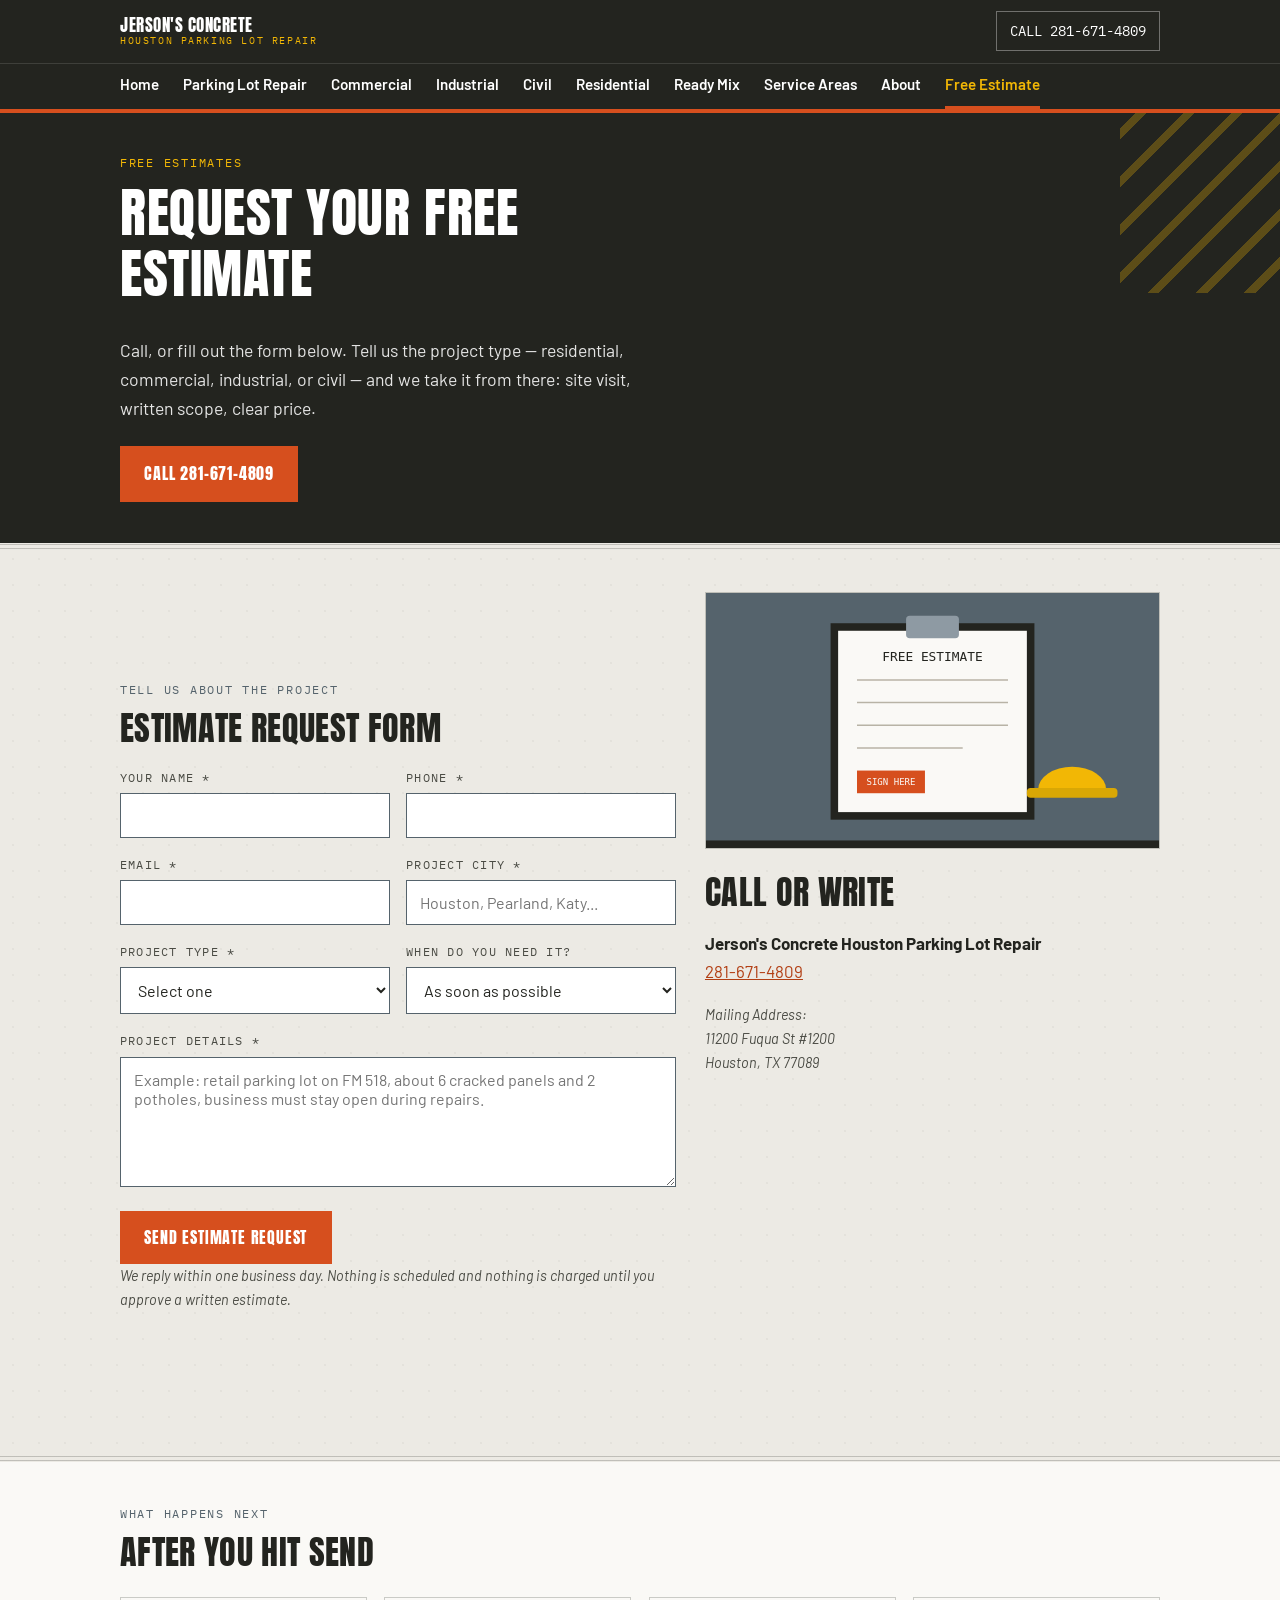
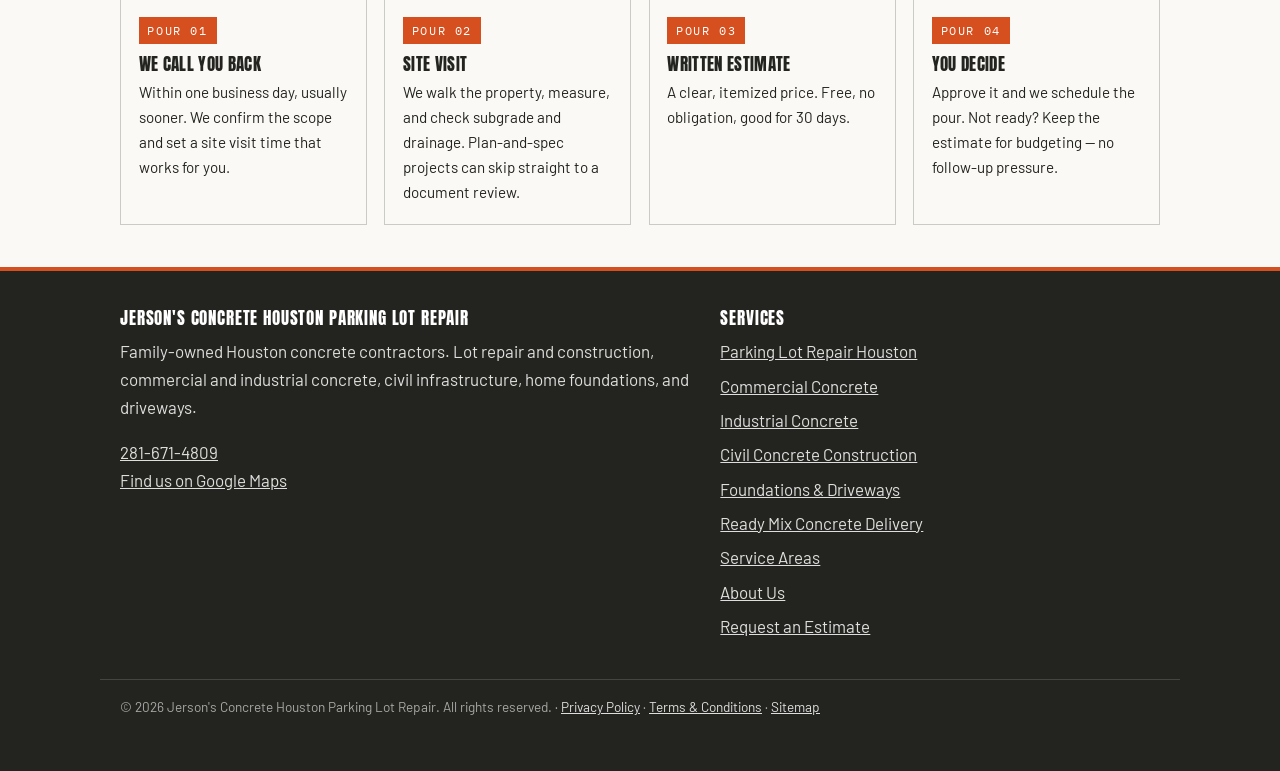
<file: contact.html>
<!DOCTYPE html>
<html lang="en">
<head>
<meta charset="UTF-8">
<meta name="viewport" content="width=device-width, initial-scale=1">
<title>Request a Free Concrete Estimate | Jerson's Concrete Houston</title>
<meta name="description" content="Request a free estimate from Jerson's Concrete Houston Parking Lot Repair. Call 281-671-4809 or send the form. Mailing address: 11200 Fuqua St #1200, Houston, TX 77089.">
<link rel="canonical" href="https://www.concretehouston.org/contact.html">
<link rel="icon" type="image/jpeg" href="/images/favicon.jpg">
<link rel="apple-touch-icon" href="/images/apple-touch-icon.jpg">
<meta property="og:type" content="website">
<meta property="og:title" content="Request a Free Concrete Estimate | Jerson's Concrete Houston">
<meta property="og:description" content="Request a free estimate from Jerson's Concrete Houston Parking Lot Repair. Call 281-671-4809 or send the form. Mailing address: 11200 Fuqua St #1200, Houston, TX 77089.">
<meta property="og:url" content="https://www.concretehouston.org/contact.html">
<meta property="og:image" content="https://www.concretehouston.org/images/contact-estimate.svg">
<meta property="og:site_name" content="Jerson's Concrete Houston Parking Lot Repair">
<link rel="preconnect" href="https://fonts.googleapis.com">
<link rel="preconnect" href="https://fonts.gstatic.com" crossorigin>
<link href="https://fonts.googleapis.com/css2?family=Anton&family=Barlow:wght@400;600;700&family=IBM+Plex+Mono:wght@400;500&display=swap" rel="stylesheet">
<link rel="stylesheet" href="/css/style.css">
<script type="application/ld+json">
{
  "@context": "https://schema.org",
  "@type": "BreadcrumbList",
  "itemListElement": [
    {"@type": "ListItem", "position": 1, "name": "Home", "item": "https://www.concretehouston.org/"},
    {"@type": "ListItem", "position": 2, "name": "Contact Us", "item": "https://www.concretehouston.org/contact.html"}
  ]
}
</script>
<script type="application/ld+json">
{
  "@context": "https://schema.org",
  "@type": "ContactPage",
  "url": "https://www.concretehouston.org/contact.html",
  "mainEntity": {"@id": "https://www.concretehouston.org/#business"}
}
</script>
</head>
<body>
<a class="skip-link" href="#main">Skip to content</a>

<header class="site-header">
  <div class="header-bar">
    <a class="brand" href="/">Jerson's Concrete<small>Houston Parking Lot Repair</small></a>
    <a class="header-call" href="tel:281-671-4809">CALL 281-671-4809</a>
    <button class="nav-toggle" aria-expanded="false" aria-controls="site-nav">Menu</button>
  </div>
  <nav class="site-nav" id="site-nav" aria-label="Main">
    <ul>
      <li><a href="/">Home</a></li>
      <li><a href="/parking-lot-repair.html">Parking Lot Repair</a></li>
      <li><a href="/commercial-concrete.html">Commercial</a></li>
      <li><a href="/industrial-concrete.html">Industrial</a></li>
      <li><a href="/civil-concrete.html">Civil</a></li>
      <li><a href="/residential-concrete.html">Residential</a></li>
      <li><a href="/ready-mix-delivery.html">Ready Mix</a></li>
      <li><a href="/service-areas.html">Service Areas</a></li>
      <li><a href="/about.html">About</a></li>
      <li><a href="/contact.html" aria-current="page">Free Estimate</a></li>
    </ul>
  </nav>
</header>

<main id="main">
<section class="hero">
  <div class="wrap">
    <span class="eyebrow">Free estimates</span>
    <h1>Request Your Free Estimate</h1>
    <p class="lede">Call, or fill out the form below. Tell us the project type &mdash; residential, commercial, industrial, or civil &mdash; and we take it from there: site visit, written scope, clear price.</p>
    <div class="cta-row">
      <a class="btn btn-solid" href="tel:281-671-4809">Call 281-671-4809</a>
    </div>
  </div>
</section>

<hr class="joint">

<section class="section">
  <div class="wrap two-col">
    <div>
      <span class="eyebrow">Tell us about the project</span>
      <h2>Estimate Request Form</h2>
      <!-- SETUP REQUIRED: replace YOUR_FORM_ID with your Formspree form ID (free at formspree.io)
           or swap the action for any static-site form service (Web3Forms, Basin, etc.). -->
      <form action="https://formspree.io/f/YOUR_FORM_ID" method="POST" class="form-grid">
        <div>
          <label for="name">Your Name *</label>
          <input type="text" id="name" name="name" autocomplete="name" required>
        </div>
        <div>
          <label for="phone">Phone *</label>
          <input type="tel" id="phone" name="phone" autocomplete="tel" required>
        </div>
        <div>
          <label for="email">Email *</label>
          <input type="email" id="email" name="email" autocomplete="email" required>
        </div>
        <div>
          <label for="city">Project City *</label>
          <input type="text" id="city" name="city" placeholder="Houston, Pearland, Katy..." required>
        </div>
        <div>
          <label for="type">Project Type *</label>
          <select id="type" name="project_type" required>
            <option value="">Select one</option>
            <option>Parking lot repair</option>
            <option>Parking lot construction</option>
            <option>Commercial concrete</option>
            <option>Industrial concrete</option>
            <option>Civil / public infrastructure</option>
            <option>Ready mix concrete delivery</option>
            <option>Home foundation</option>
            <option>Multi-family foundation package</option>
            <option>Driveway replacement</option>
            <option>New driveway installation</option>
            <option>Other concrete work</option>
          </select>
        </div>
        <div>
          <label for="timeline">When Do You Need It?</label>
          <select id="timeline" name="timeline">
            <option>As soon as possible</option>
            <option>Within 1 month</option>
            <option>1&ndash;3 months</option>
            <option>Just planning / budgeting</option>
          </select>
        </div>
        <div class="full">
          <label for="details">Project Details *</label>
          <textarea id="details" name="details" placeholder="Example: retail parking lot on FM 518, about 6 cracked panels and 2 potholes, business must stay open during repairs." required></textarea>
        </div>
        <div class="full">
          <button type="submit" class="btn">Send Estimate Request</button>
          <p class="note">We reply within one business day. Nothing is scheduled and nothing is charged until you approve a written estimate.</p>
        </div>
      </form>
    </div>
    <div>
      <div class="col-media">
        <img src="/images/contact-estimate.svg" alt="Free written concrete estimate on a clipboard with a hard hat" width="1200" height="675" loading="eager">
      </div>
      <h2 style="margin-top:1.5rem;">Call or Write</h2>
      <p><strong>Jerson's Concrete Houston Parking Lot Repair</strong><br>
      <a href="tel:281-671-4809">281-671-4809</a></p>
      <p class="note">Mailing Address:<br>
      11200 Fuqua St #1200<br>
      Houston, TX 77089</p>
      <iframe src="https://www.google.com/maps/embed?pb=!1m18!1m12!1m3!1d3468.6771204700867!2d-95.2191445!3d29.613070999999994!2m3!1f0!2f0!3f0!3m2!1i1024!2i768!4f13.1!3m3!1m2!1s0x864099e6f4100001%3A0xb792829c2418bfb7!2sJerson%E2%80%99s%20Concrete%20Houston%20Parking%20Lot%20Repair!5e0!3m2!1sen!2sus!4v1784846809488!5m2!1sen!2sus" width="400" height="300" style="border:0; width:100%; margin-top:1rem;" allowfullscreen loading="lazy" referrerpolicy="strict-origin-when-cross-origin" title="Jerson's Concrete Houston Parking Lot Repair on Google Maps"></iframe>
    </div>
  </div>
</section>

<hr class="joint">

<section class="section section-alt">
  <div class="wrap">
    <span class="eyebrow">What happens next</span>
    <h2>After You Hit Send</h2>
    <ol class="process">
      <li><h3>We Call You Back</h3><p>Within one business day, usually sooner. We confirm the scope and set a site visit time that works for you.</p></li>
      <li><h3>Site Visit</h3><p>We walk the property, measure, and check subgrade and drainage. Plan-and-spec projects can skip straight to a document review.</p></li>
      <li><h3>Written Estimate</h3><p>A clear, itemized price. Free, no obligation, good for 30 days.</p></li>
      <li><h3>You Decide</h3><p>Approve it and we schedule the pour. Not ready? Keep the estimate for budgeting &mdash; no follow-up pressure.</p></li>
    </ol>
  </div>
</section>

</main>

<footer class="site-footer">
  <div class="wrap footer-grid">
    <div>
      <h2>Jerson's Concrete Houston Parking Lot Repair</h2>
      <p>Family-owned Houston concrete contractors. Lot repair and construction, commercial and industrial concrete, civil infrastructure, home foundations, and driveways.</p>
      <p><a href="tel:281-671-4809">281-671-4809</a><br>
      <a href="https://maps.app.goo.gl/TdP5XurEcnBgiJF19" rel="noopener">Find us on Google Maps</a></p>
    </div>
    <div>
      <h2>Services</h2>
      <ul>
        <li><a href="/parking-lot-repair.html">Parking Lot Repair Houston</a></li>
        <li><a href="/commercial-concrete.html">Commercial Concrete</a></li>
        <li><a href="/industrial-concrete.html">Industrial Concrete</a></li>
        <li><a href="/civil-concrete.html">Civil Concrete Construction</a></li>
        <li><a href="/residential-concrete.html">Foundations &amp; Driveways</a></li>
        <li><a href="/ready-mix-delivery.html">Ready Mix Concrete Delivery</a></li>
        <li><a href="/service-areas.html">Service Areas</a></li>
        <li><a href="/about.html">About Us</a></li>
        <li><a href="/contact.html">Request an Estimate</a></li>
      </ul>
    </div>
  </div>
  <div class="wrap fineprint">
    <p>&copy; 2026 Jerson's Concrete Houston Parking Lot Repair. All rights reserved. &middot; <a href="/privacy-policy.html">Privacy Policy</a> &middot; <a href="/terms-conditions.html">Terms &amp; Conditions</a> &middot; <a href="/sitemap.xml">Sitemap</a></p>
  </div>
</footer>

<div class="call-bar">
  <a class="call" href="tel:281-671-4809">Call Now</a>
  <a class="estimate" href="/contact.html">Free Estimate</a>
</div>

<script src="/js/site.js"></script>
</body>
</html>
</file>
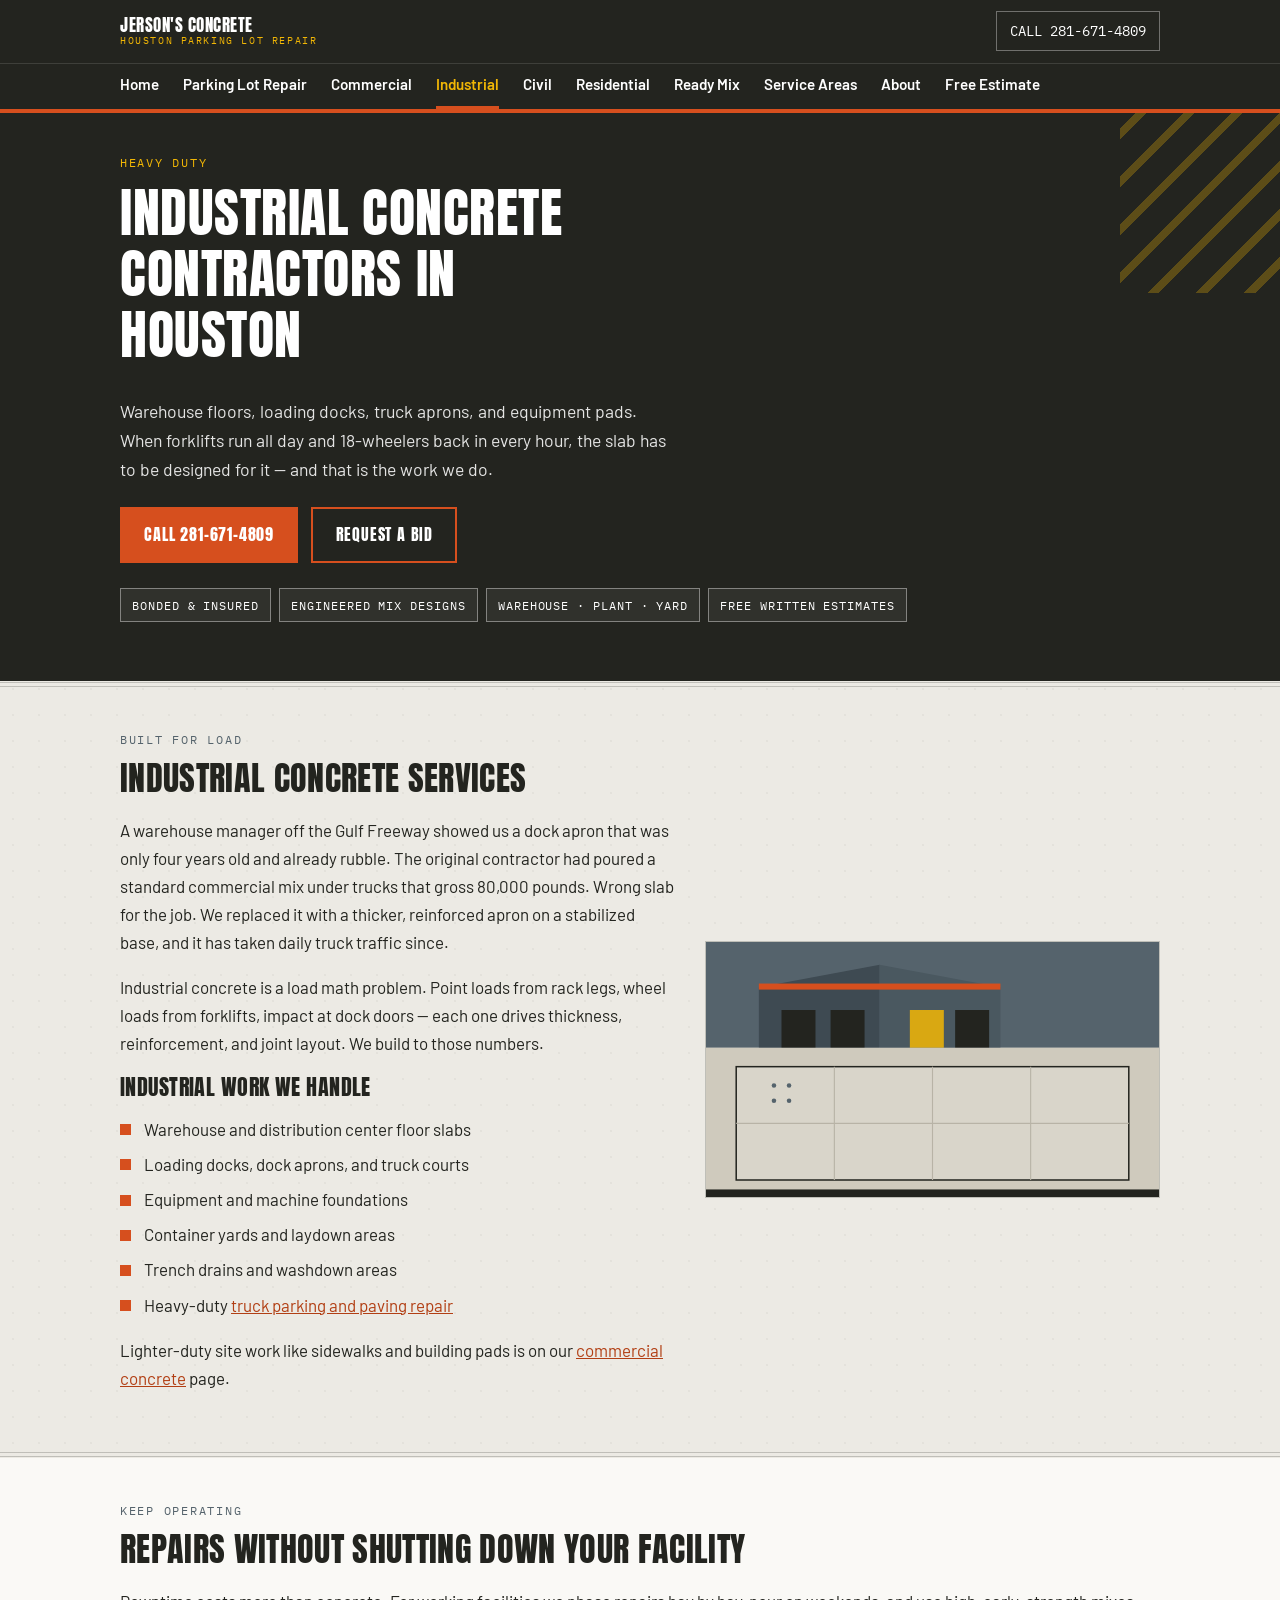
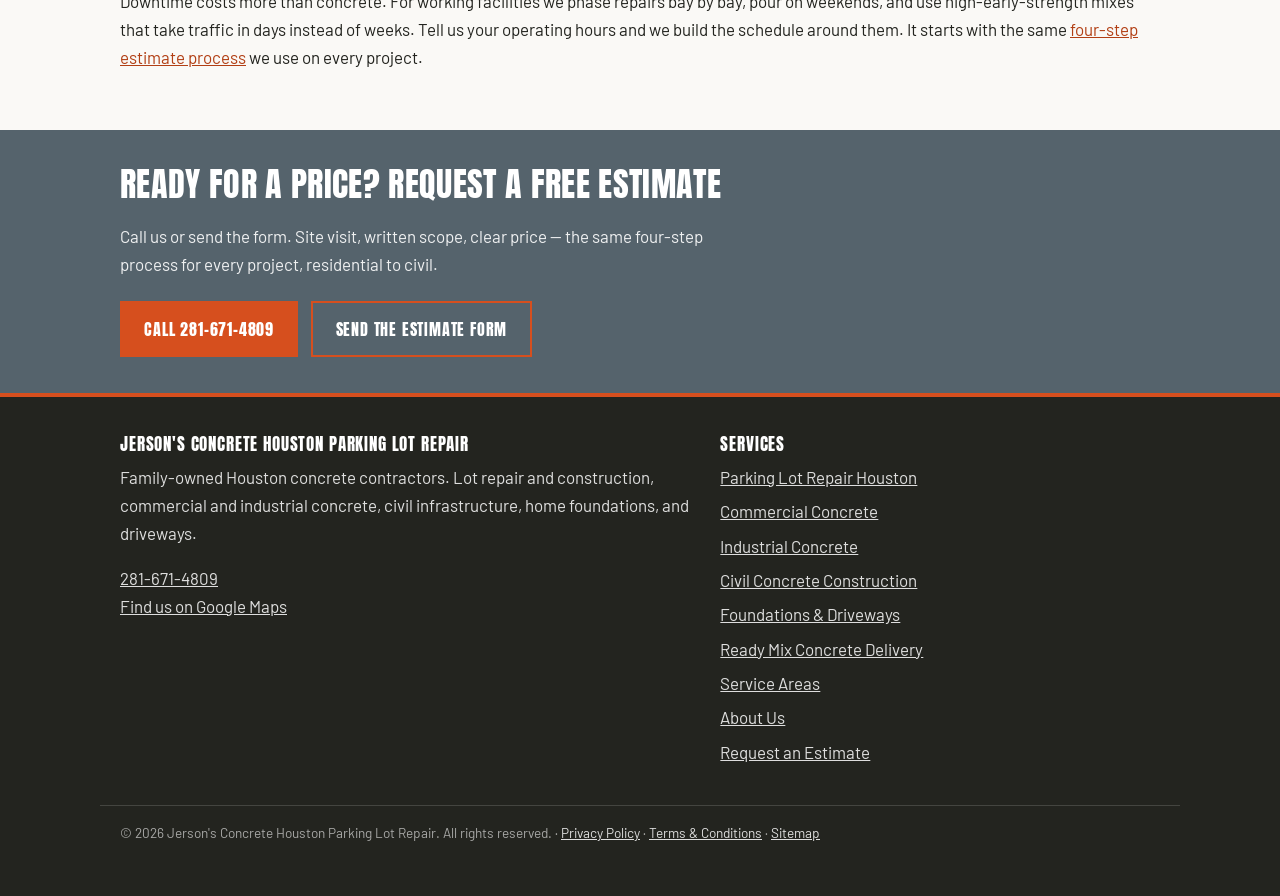
<file: industrial-concrete.html>
<!DOCTYPE html>
<html lang="en">
<head>
<meta charset="UTF-8">
<meta name="viewport" content="width=device-width, initial-scale=1">
<title>Industrial Concrete Contractors Houston TX | Jerson's Concrete</title>
<meta name="description" content="Industrial concrete in Houston: heavy-duty slabs, warehouse floors, loading docks, truck aprons, and equipment pads built for forklift and 18-wheeler traffic.">
<link rel="canonical" href="https://www.concretehouston.org/industrial-concrete.html">
<link rel="icon" type="image/jpeg" href="/images/favicon.jpg">
<link rel="apple-touch-icon" href="/images/apple-touch-icon.jpg">
<meta property="og:type" content="website">
<meta property="og:title" content="Industrial Concrete Contractors Houston TX | Jerson's Concrete">
<meta property="og:description" content="Industrial concrete in Houston: heavy-duty slabs, warehouse floors, loading docks, truck aprons, and equipment pads built for forklift and 18-wheeler traffic.">
<meta property="og:url" content="https://www.concretehouston.org/industrial-concrete.html">
<meta property="og:image" content="https://www.concretehouston.org/images/industrial-concrete.svg">
<meta property="og:site_name" content="Jerson's Concrete Houston Parking Lot Repair">
<link rel="preconnect" href="https://fonts.googleapis.com">
<link rel="preconnect" href="https://fonts.gstatic.com" crossorigin>
<link href="https://fonts.googleapis.com/css2?family=Anton&family=Barlow:wght@400;600;700&family=IBM+Plex+Mono:wght@400;500&display=swap" rel="stylesheet">
<link rel="stylesheet" href="/css/style.css">
<script type="application/ld+json">
{
  "@context": "https://schema.org",
  "@type": "BreadcrumbList",
  "itemListElement": [
    {"@type": "ListItem", "position": 1, "name": "Home", "item": "https://www.concretehouston.org/"},
    {"@type": "ListItem", "position": 2, "name": "Industrial Concrete", "item": "https://www.concretehouston.org/industrial-concrete.html"}
  ]
}
</script>
<script type="application/ld+json">
{
  "@context": "https://schema.org",
  "@type": "Service",
  "serviceType": "Industrial Concrete Construction",
  "provider": {"@id": "https://www.concretehouston.org/#business"},
  "areaServed": "Greater Houston, TX",
  "url": "https://www.concretehouston.org/industrial-concrete.html",
  "description": "Industrial concrete work in Houston including warehouse floors, heavy-duty slabs, loading docks, truck aprons, and equipment pads."
}
</script>
</head>
<body>
<a class="skip-link" href="#main">Skip to content</a>

<header class="site-header">
  <div class="header-bar">
    <a class="brand" href="/">Jerson's Concrete<small>Houston Parking Lot Repair</small></a>
    <a class="header-call" href="tel:281-671-4809">CALL 281-671-4809</a>
    <button class="nav-toggle" aria-expanded="false" aria-controls="site-nav">Menu</button>
  </div>
  <nav class="site-nav" id="site-nav" aria-label="Main">
    <ul>
      <li><a href="/">Home</a></li>
      <li><a href="/parking-lot-repair.html">Parking Lot Repair</a></li>
      <li><a href="/commercial-concrete.html">Commercial</a></li>
      <li><a href="/industrial-concrete.html" aria-current="page">Industrial</a></li>
      <li><a href="/civil-concrete.html">Civil</a></li>
      <li><a href="/residential-concrete.html">Residential</a></li>
      <li><a href="/ready-mix-delivery.html">Ready Mix</a></li>
      <li><a href="/service-areas.html">Service Areas</a></li>
      <li><a href="/about.html">About</a></li>
      <li><a href="/contact.html">Free Estimate</a></li>
    </ul>
  </nav>
</header>

<main id="main">
<section class="hero">
  <div class="wrap">
    <span class="eyebrow">Heavy Duty</span>
    <h1>Industrial Concrete Contractors in Houston</h1>
    <p class="lede">Warehouse floors, loading docks, truck aprons, and equipment pads. When forklifts run all day and 18-wheelers back in every hour, the slab has to be designed for it &mdash; and that is the work we do.</p>
    <div class="cta-row">
      <a class="btn btn-solid" href="tel:281-671-4809">Call 281-671-4809</a>
      <a class="btn btn-ghost" href="/contact.html">Request a Bid</a>
    </div>
    <ul class="badge-row">
      <li class="badge">Bonded &amp; Insured</li>
      <li class="badge">Engineered Mix Designs</li>
      <li class="badge">Warehouse &middot; Plant &middot; Yard</li>
      <li class="badge">Free Written Estimates</li>
    </ul>
  </div>
</section>

<hr class="joint">

<section class="section">
  <div class="wrap two-col">
    <div>
      <span class="eyebrow">Built for load</span>
      <h2>Industrial Concrete Services</h2>
      <p>A warehouse manager off the Gulf Freeway showed us a dock apron that was only four years old and already rubble. The original contractor had poured a standard commercial mix under trucks that gross 80,000 pounds. Wrong slab for the job. We replaced it with a thicker, reinforced apron on a stabilized base, and it has taken daily truck traffic since.</p>
      <p>Industrial concrete is a load math problem. Point loads from rack legs, wheel loads from forklifts, impact at dock doors &mdash; each one drives thickness, reinforcement, and joint layout. We build to those numbers.</p>
      <h3>Industrial Work We Handle</h3>
      <ul class="check-list">
        <li>Warehouse and distribution center floor slabs</li>
        <li>Loading docks, dock aprons, and truck courts</li>
        <li>Equipment and machine foundations</li>
        <li>Container yards and laydown areas</li>
        <li>Trench drains and washdown areas</li>
        <li>Heavy-duty <a href="/parking-lot-repair.html">truck parking and paving repair</a></li>
      </ul>
      <p>Lighter-duty site work like sidewalks and building pads is on our <a href="/commercial-concrete.html">commercial concrete</a> page.</p>
    </div>
    <div class="col-media">
      <img src="/images/industrial-concrete.svg" alt="Industrial warehouse in Houston with a heavy-duty concrete slab and loading dock" width="1200" height="675" loading="eager">
    </div>
  </div>
</section>

<hr class="joint">

<section class="section section-alt">
  <div class="wrap">
    <span class="eyebrow">Keep operating</span>
    <h2>Repairs Without Shutting Down Your Facility</h2>
    <p>Downtime costs more than concrete. For working facilities we phase repairs bay by bay, pour on weekends, and use high-early-strength mixes that take traffic in days instead of weeks. Tell us your operating hours and we build the schedule around them. It starts with the same <a href="/#estimate-process">four-step estimate process</a> we use on every project.</p>
  </div>
</section>
<section class="cta-band">
  <div class="wrap">
    <h2>Ready for a Price? Request a Free Estimate</h2>
    <p>Call us or send the form. Site visit, written scope, clear price &mdash; the same four-step process for every project, residential to civil.</p>
    <div class="cta-row">
      <a class="btn btn-solid" href="tel:281-671-4809">Call 281-671-4809</a>
      <a class="btn btn-ghost" href="/contact.html">Send the Estimate Form</a>
    </div>
  </div>
</section>
</main>

<footer class="site-footer">
  <div class="wrap footer-grid">
    <div>
      <h2>Jerson's Concrete Houston Parking Lot Repair</h2>
      <p>Family-owned Houston concrete contractors. Lot repair and construction, commercial and industrial concrete, civil infrastructure, home foundations, and driveways.</p>
      <p><a href="tel:281-671-4809">281-671-4809</a><br>
      <a href="https://maps.app.goo.gl/TdP5XurEcnBgiJF19" rel="noopener">Find us on Google Maps</a></p>
    </div>
    <div>
      <h2>Services</h2>
      <ul>
        <li><a href="/parking-lot-repair.html">Parking Lot Repair Houston</a></li>
        <li><a href="/commercial-concrete.html">Commercial Concrete</a></li>
        <li><a href="/industrial-concrete.html">Industrial Concrete</a></li>
        <li><a href="/civil-concrete.html">Civil Concrete Construction</a></li>
        <li><a href="/residential-concrete.html">Foundations &amp; Driveways</a></li>
        <li><a href="/ready-mix-delivery.html">Ready Mix Concrete Delivery</a></li>
        <li><a href="/service-areas.html">Service Areas</a></li>
        <li><a href="/about.html">About Us</a></li>
        <li><a href="/contact.html">Request an Estimate</a></li>
      </ul>
    </div>
  </div>
  <div class="wrap fineprint">
    <p>&copy; 2026 Jerson's Concrete Houston Parking Lot Repair. All rights reserved. &middot; <a href="/privacy-policy.html">Privacy Policy</a> &middot; <a href="/terms-conditions.html">Terms &amp; Conditions</a> &middot; <a href="/sitemap.xml">Sitemap</a></p>
  </div>
</footer>

<div class="call-bar">
  <a class="call" href="tel:281-671-4809">Call Now</a>
  <a class="estimate" href="/contact.html">Free Estimate</a>
</div>

<script src="/js/site.js"></script>
</body>
</html>
</file>
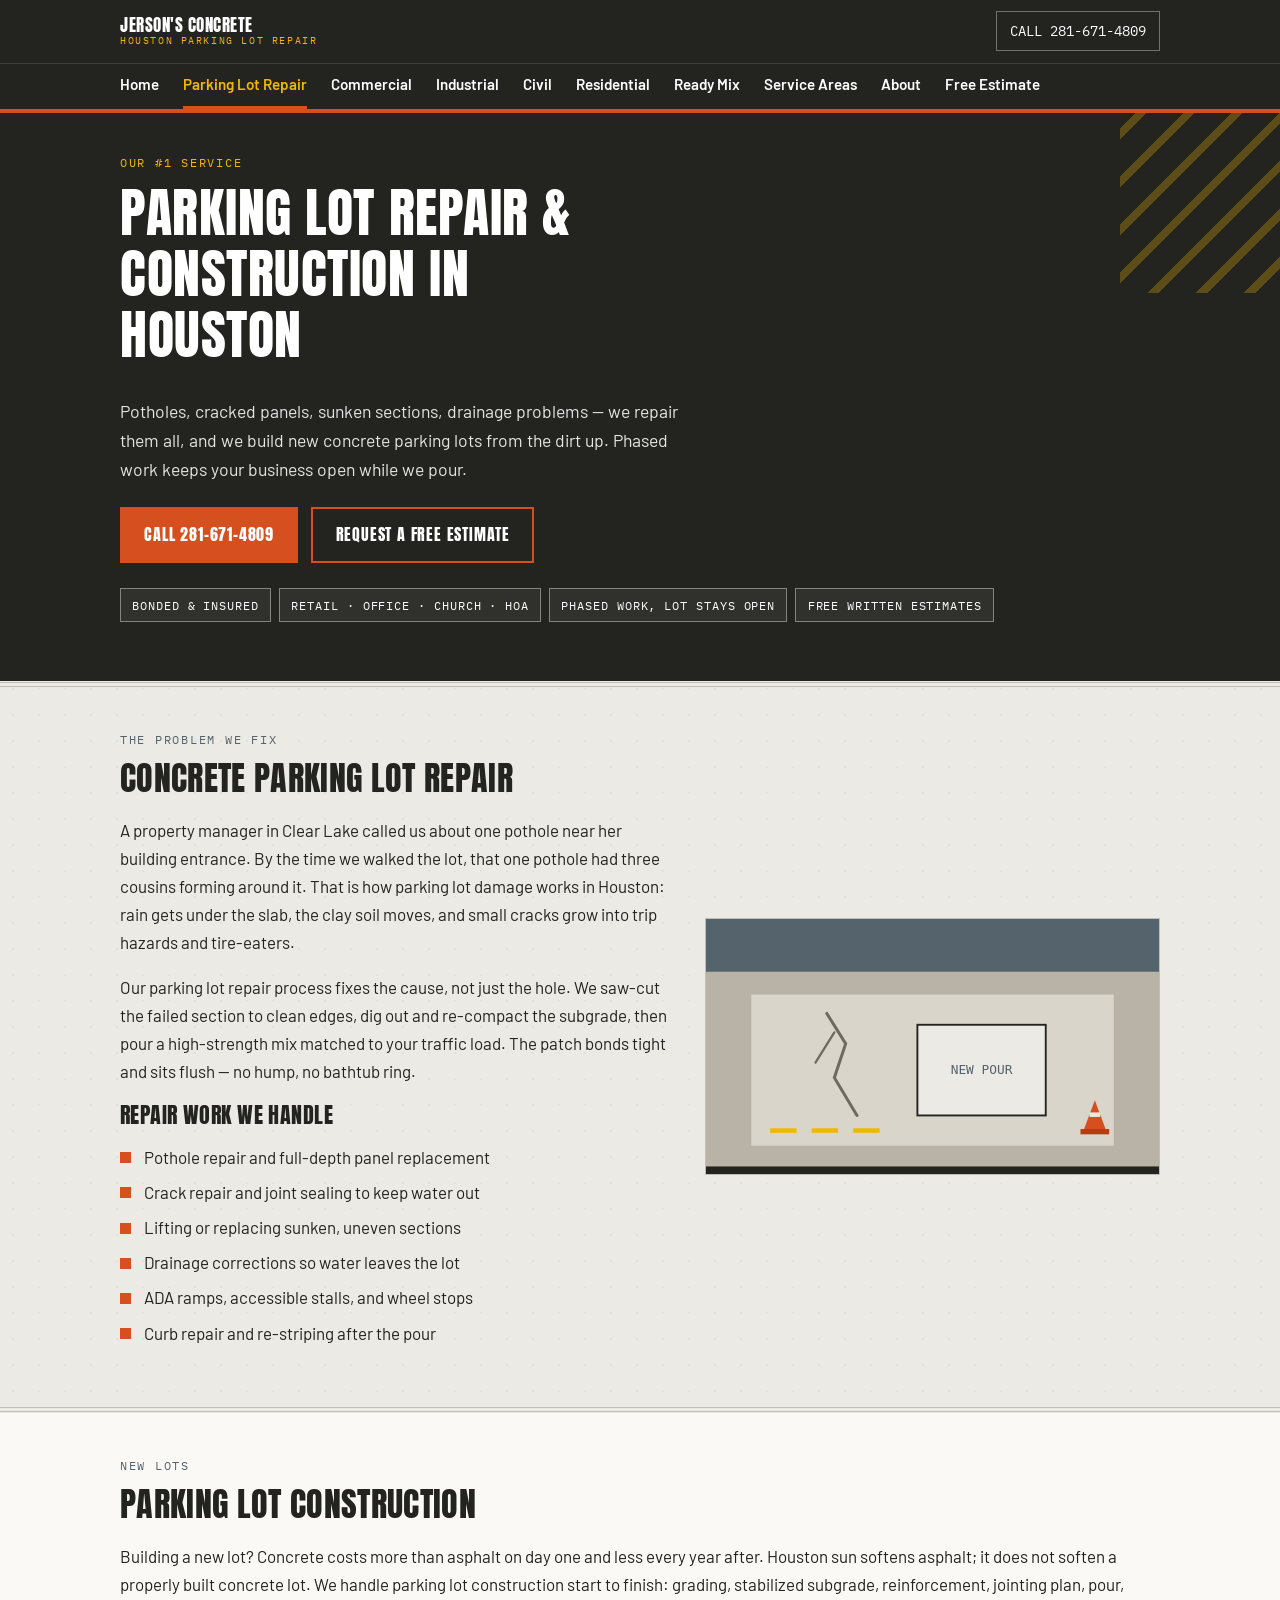
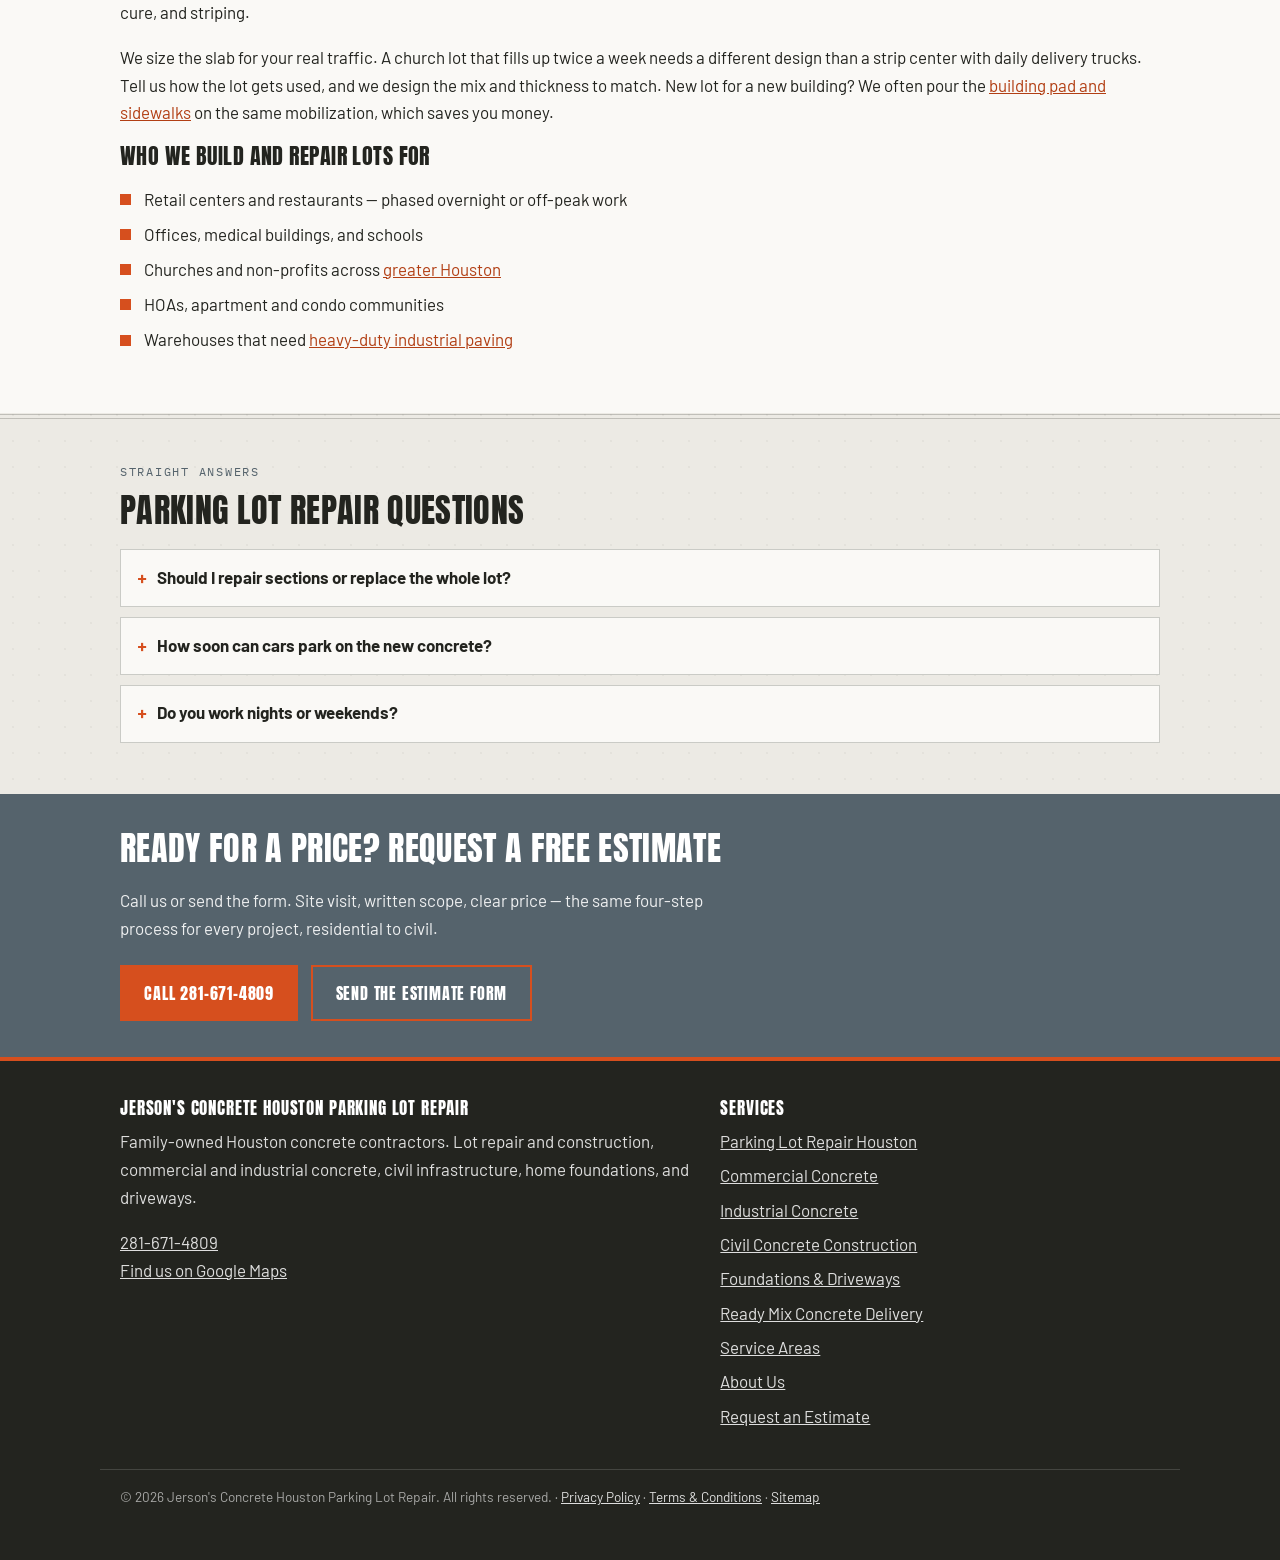
<file: parking-lot-repair.html>
<!DOCTYPE html>
<html lang="en">
<head>
<meta charset="UTF-8">
<meta name="viewport" content="width=device-width, initial-scale=1">
<title>Parking Lot Repair & Construction Houston TX | Jerson's Concrete</title>
<meta name="description" content="Concrete parking lot repair in Houston: pothole repair, panel replacement, new parking lot construction, and ADA work. Phased so your business stays open. Free estimates.">
<link rel="canonical" href="https://www.concretehouston.org/parking-lot-repair.html">
<link rel="icon" type="image/jpeg" href="/images/favicon.jpg">
<link rel="apple-touch-icon" href="/images/apple-touch-icon.jpg">
<meta property="og:type" content="website">
<meta property="og:title" content="Parking Lot Repair & Construction Houston TX | Jerson's Concrete">
<meta property="og:description" content="Concrete parking lot repair in Houston: pothole repair, panel replacement, new parking lot construction, and ADA work. Phased so your business stays open. Free estimates.">
<meta property="og:url" content="https://www.concretehouston.org/parking-lot-repair.html">
<meta property="og:image" content="https://www.concretehouston.org/images/parking-lot-repair.svg">
<meta property="og:site_name" content="Jerson's Concrete Houston Parking Lot Repair">
<link rel="preconnect" href="https://fonts.googleapis.com">
<link rel="preconnect" href="https://fonts.gstatic.com" crossorigin>
<link href="https://fonts.googleapis.com/css2?family=Anton&family=Barlow:wght@400;600;700&family=IBM+Plex+Mono:wght@400;500&display=swap" rel="stylesheet">
<link rel="stylesheet" href="/css/style.css">
<script type="application/ld+json">
{
  "@context": "https://schema.org",
  "@type": "BreadcrumbList",
  "itemListElement": [
    {"@type": "ListItem", "position": 1, "name": "Home", "item": "https://www.concretehouston.org/"},
    {"@type": "ListItem", "position": 2, "name": "Parking Lot Repair", "item": "https://www.concretehouston.org/parking-lot-repair.html"}
  ]
}
</script>
<script type="application/ld+json">
{
  "@context": "https://schema.org",
  "@type": "Service",
  "serviceType": "Parking Lot Repair and Construction",
  "provider": {"@id": "https://www.concretehouston.org/#business"},
  "areaServed": "Greater Houston, TX",
  "url": "https://www.concretehouston.org/parking-lot-repair.html",
  "description": "Concrete parking lot repair, pothole repair, panel replacement, and new parking lot construction across the greater Houston area."
}
</script>
</head>
<body>
<a class="skip-link" href="#main">Skip to content</a>

<header class="site-header">
  <div class="header-bar">
    <a class="brand" href="/">Jerson's Concrete<small>Houston Parking Lot Repair</small></a>
    <a class="header-call" href="tel:281-671-4809">CALL 281-671-4809</a>
    <button class="nav-toggle" aria-expanded="false" aria-controls="site-nav">Menu</button>
  </div>
  <nav class="site-nav" id="site-nav" aria-label="Main">
    <ul>
      <li><a href="/">Home</a></li>
      <li><a href="/parking-lot-repair.html" aria-current="page">Parking Lot Repair</a></li>
      <li><a href="/commercial-concrete.html">Commercial</a></li>
      <li><a href="/industrial-concrete.html">Industrial</a></li>
      <li><a href="/civil-concrete.html">Civil</a></li>
      <li><a href="/residential-concrete.html">Residential</a></li>
      <li><a href="/ready-mix-delivery.html">Ready Mix</a></li>
      <li><a href="/service-areas.html">Service Areas</a></li>
      <li><a href="/about.html">About</a></li>
      <li><a href="/contact.html">Free Estimate</a></li>
    </ul>
  </nav>
</header>

<main id="main">
<section class="hero">
  <div class="wrap">
    <span class="eyebrow">Our #1 Service</span>
    <h1>Parking Lot Repair &amp; Construction in Houston</h1>
    <p class="lede">Potholes, cracked panels, sunken sections, drainage problems &mdash; we repair them all, and we build new concrete parking lots from the dirt up. Phased work keeps your business open while we pour.</p>
    <div class="cta-row">
      <a class="btn btn-solid" href="tel:281-671-4809">Call 281-671-4809</a>
      <a class="btn btn-ghost" href="/contact.html">Request a Free Estimate</a>
    </div>
    <ul class="badge-row">
      <li class="badge">Bonded &amp; Insured</li>
      <li class="badge">Retail &middot; Office &middot; Church &middot; HOA</li>
      <li class="badge">Phased Work, Lot Stays Open</li>
      <li class="badge">Free Written Estimates</li>
    </ul>
  </div>
</section>

<hr class="joint">

<section class="section">
  <div class="wrap two-col">
    <div>
      <span class="eyebrow">The problem we fix</span>
      <h2>Concrete Parking Lot Repair</h2>
      <p>A property manager in Clear Lake called us about one pothole near her building entrance. By the time we walked the lot, that one pothole had three cousins forming around it. That is how parking lot damage works in Houston: rain gets under the slab, the clay soil moves, and small cracks grow into trip hazards and tire-eaters.</p>
      <p>Our parking lot repair process fixes the cause, not just the hole. We saw-cut the failed section to clean edges, dig out and re-compact the subgrade, then pour a high-strength mix matched to your traffic load. The patch bonds tight and sits flush &mdash; no hump, no bathtub ring.</p>
      <h3>Repair Work We Handle</h3>
      <ul class="check-list">
        <li>Pothole repair and full-depth panel replacement</li>
        <li>Crack repair and joint sealing to keep water out</li>
        <li>Lifting or replacing sunken, uneven sections</li>
        <li>Drainage corrections so water leaves the lot</li>
        <li>ADA ramps, accessible stalls, and wheel stops</li>
        <li>Curb repair and re-striping after the pour</li>
      </ul>
    </div>
    <div class="col-media">
      <img src="/images/parking-lot-repair.svg" alt="Concrete crew saw-cutting and patching a damaged parking lot panel in Houston" width="1200" height="675" loading="eager">
    </div>
  </div>
</section>

<hr class="joint">

<section class="section section-alt">
  <div class="wrap">
    <span class="eyebrow">New lots</span>
    <h2>Parking Lot Construction</h2>
    <p>Building a new lot? Concrete costs more than asphalt on day one and less every year after. Houston sun softens asphalt; it does not soften a properly built concrete lot. We handle parking lot construction start to finish: grading, stabilized subgrade, reinforcement, jointing plan, pour, cure, and striping.</p>
    <p>We size the slab for your real traffic. A church lot that fills up twice a week needs a different design than a strip center with daily delivery trucks. Tell us how the lot gets used, and we design the mix and thickness to match. New lot for a new building? We often pour the <a href="/commercial-concrete.html">building pad and sidewalks</a> on the same mobilization, which saves you money.</p>
    <h3>Who We Build and Repair Lots For</h3>
    <ul class="check-list">
      <li>Retail centers and restaurants &mdash; phased overnight or off-peak work</li>
      <li>Offices, medical buildings, and schools</li>
      <li>Churches and non-profits across <a href="/service-areas.html">greater Houston</a></li>
      <li>HOAs, apartment and condo communities</li>
      <li>Warehouses that need <a href="/industrial-concrete.html">heavy-duty industrial paving</a></li>
    </ul>
  </div>
</section>

<hr class="joint">

<section class="section">
  <div class="wrap">
    <span class="eyebrow">Straight answers</span>
    <h2>Parking Lot Repair Questions</h2>
    <div class="faq">
      <details>
        <summary>Should I repair sections or replace the whole lot?</summary>
        <div class="faq-body"><p>If less than about a third of the panels have failed and the base is sound, section repair usually makes sense. If damage is spread across most of the lot or the subgrade has failed, replacement costs less over ten years. We give you both numbers so you can decide.</p></div>
      </details>
      <details>
        <summary>How soon can cars park on the new concrete?</summary>
        <div class="faq-body"><p>Light vehicle traffic is normally fine after about 7 days, and heavy trucks after the mix reaches design strength. We post each phase and tell you exact dates for your pour.</p></div>
      </details>
      <details>
        <summary>Do you work nights or weekends?</summary>
        <div class="faq-body"><p>Yes. For busy retail lots we can saw-cut and pour during off-peak hours so customers always have a place to park.</p></div>
      </details>
    </div>
  </div>
</section>
<section class="cta-band">
  <div class="wrap">
    <h2>Ready for a Price? Request a Free Estimate</h2>
    <p>Call us or send the form. Site visit, written scope, clear price &mdash; the same four-step process for every project, residential to civil.</p>
    <div class="cta-row">
      <a class="btn btn-solid" href="tel:281-671-4809">Call 281-671-4809</a>
      <a class="btn btn-ghost" href="/contact.html">Send the Estimate Form</a>
    </div>
  </div>
</section>
</main>

<footer class="site-footer">
  <div class="wrap footer-grid">
    <div>
      <h2>Jerson's Concrete Houston Parking Lot Repair</h2>
      <p>Family-owned Houston concrete contractors. Lot repair and construction, commercial and industrial concrete, civil infrastructure, home foundations, and driveways.</p>
      <p><a href="tel:281-671-4809">281-671-4809</a><br>
      <a href="https://maps.app.goo.gl/TdP5XurEcnBgiJF19" rel="noopener">Find us on Google Maps</a></p>
    </div>
    <div>
      <h2>Services</h2>
      <ul>
        <li><a href="/parking-lot-repair.html">Parking Lot Repair Houston</a></li>
        <li><a href="/commercial-concrete.html">Commercial Concrete</a></li>
        <li><a href="/industrial-concrete.html">Industrial Concrete</a></li>
        <li><a href="/civil-concrete.html">Civil Concrete Construction</a></li>
        <li><a href="/residential-concrete.html">Foundations &amp; Driveways</a></li>
        <li><a href="/ready-mix-delivery.html">Ready Mix Concrete Delivery</a></li>
        <li><a href="/service-areas.html">Service Areas</a></li>
        <li><a href="/about.html">About Us</a></li>
        <li><a href="/contact.html">Request an Estimate</a></li>
      </ul>
    </div>
  </div>
  <div class="wrap fineprint">
    <p>&copy; 2026 Jerson's Concrete Houston Parking Lot Repair. All rights reserved. &middot; <a href="/privacy-policy.html">Privacy Policy</a> &middot; <a href="/terms-conditions.html">Terms &amp; Conditions</a> &middot; <a href="/sitemap.xml">Sitemap</a></p>
  </div>
</footer>

<div class="call-bar">
  <a class="call" href="tel:281-671-4809">Call Now</a>
  <a class="estimate" href="/contact.html">Free Estimate</a>
</div>

<script src="/js/site.js"></script>
</body>
</html>
</file>
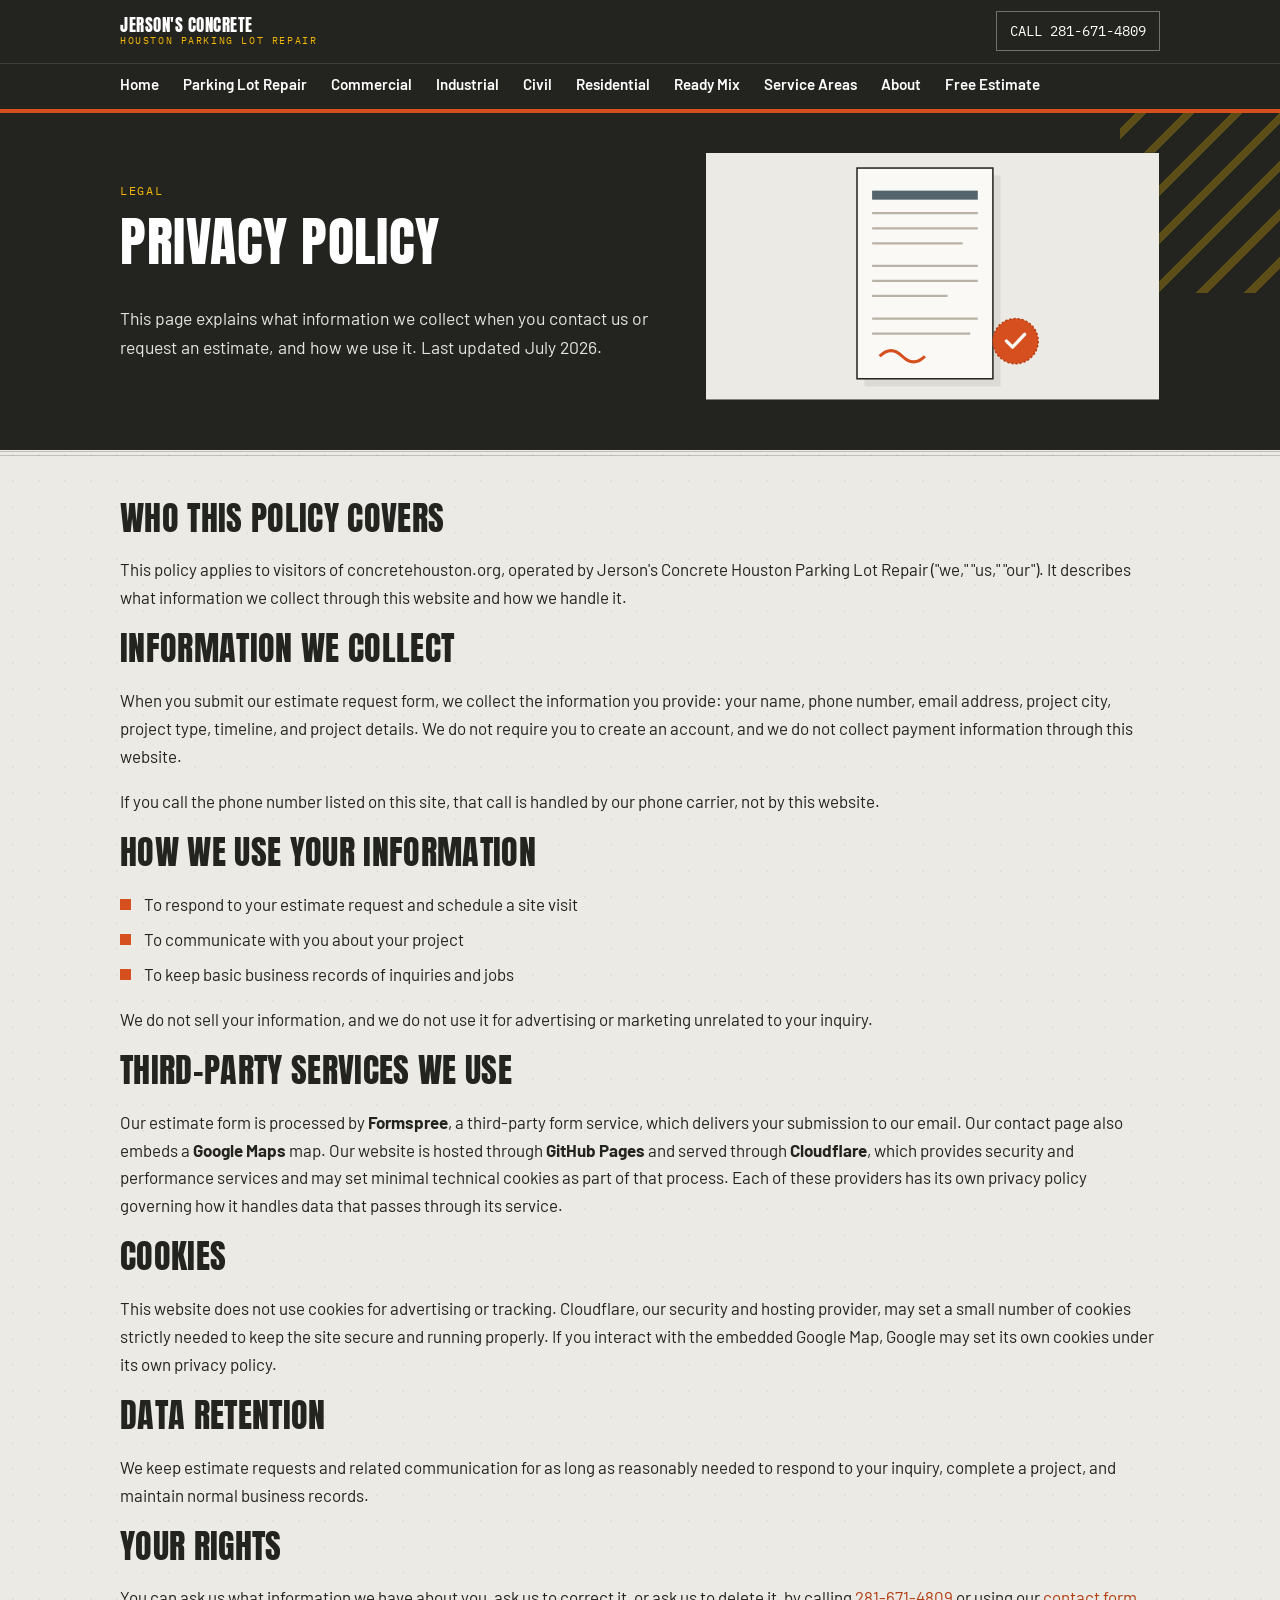
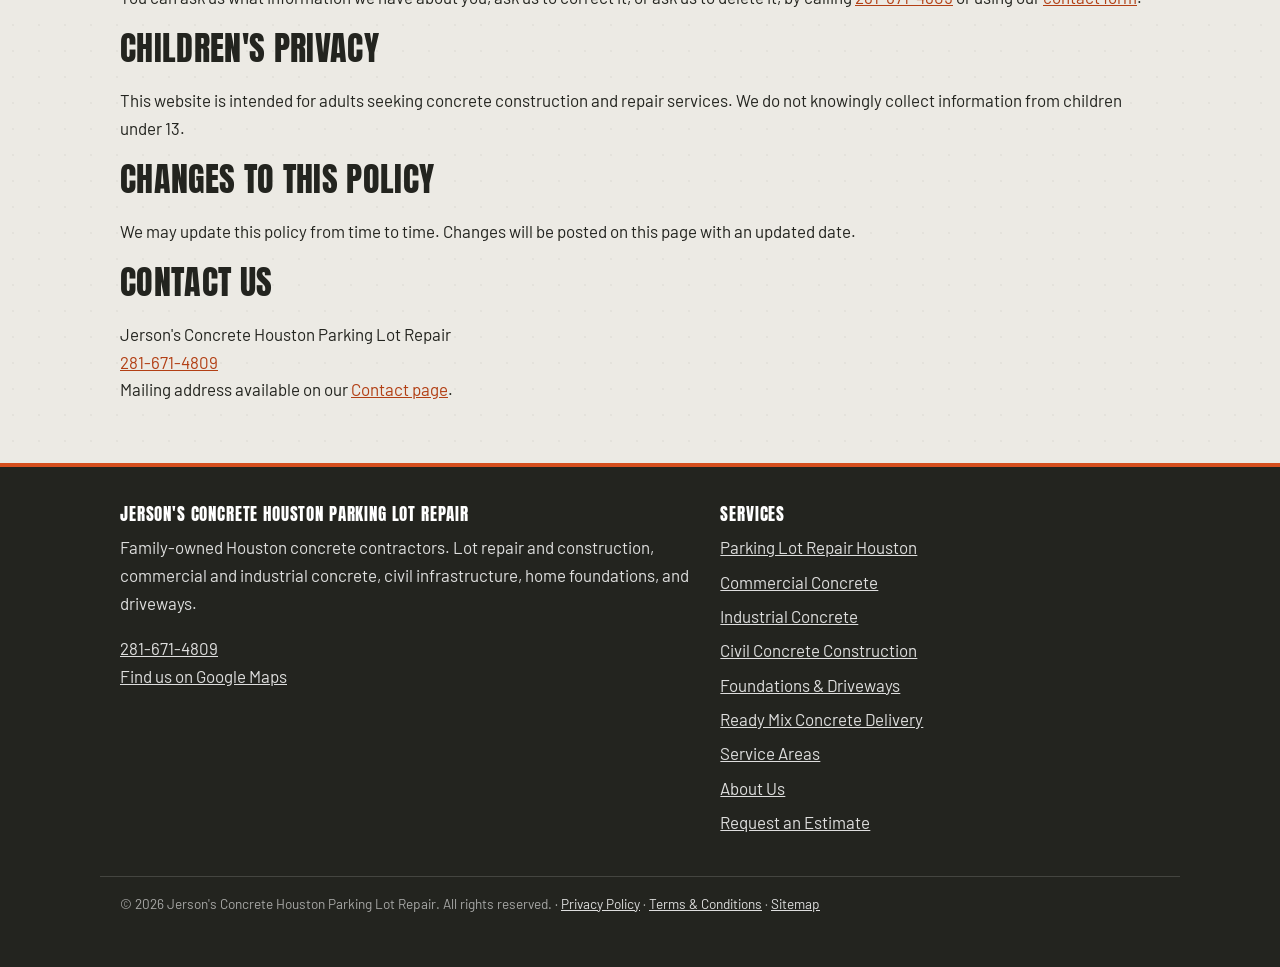
<file: privacy-policy.html>
<!DOCTYPE html>
<html lang="en">
<head>
<meta charset="UTF-8">
<meta name="viewport" content="width=device-width, initial-scale=1">
<title>Privacy Policy | Jerson's Concrete Houston Parking Lot Repair</title>
<meta name="description" content="Privacy policy for Jerson's Concrete Houston Parking Lot Repair: what information we collect through our estimate form, how we use it, and your rights.">
<link rel="canonical" href="https://www.concretehouston.org/privacy-policy.html">
<link rel="icon" type="image/jpeg" href="/images/favicon.jpg">
<link rel="apple-touch-icon" href="/images/apple-touch-icon.jpg">
<meta property="og:type" content="website">
<meta property="og:title" content="Privacy Policy | Jerson's Concrete Houston Parking Lot Repair">
<meta property="og:description" content="Privacy policy for Jerson's Concrete Houston Parking Lot Repair: what information we collect through our estimate form, how we use it, and your rights.">
<meta property="og:url" content="https://www.concretehouston.org/privacy-policy.html">
<meta property="og:image" content="https://www.concretehouston.org/images/document-legal.svg">
<meta property="og:site_name" content="Jerson's Concrete Houston Parking Lot Repair">
<link rel="preconnect" href="https://fonts.googleapis.com">
<link rel="preconnect" href="https://fonts.gstatic.com" crossorigin>
<link href="https://fonts.googleapis.com/css2?family=Anton&family=Barlow:wght@400;600;700&family=IBM+Plex+Mono:wght@400;500&display=swap" rel="stylesheet">
<link rel="stylesheet" href="/css/style.css">
<script type="application/ld+json">
{
  "@context": "https://schema.org",
  "@type": "BreadcrumbList",
  "itemListElement": [
    {"@type": "ListItem", "position": 1, "name": "Home", "item": "https://www.concretehouston.org/"},
    {"@type": "ListItem", "position": 2, "name": "Privacy Policy", "item": "https://www.concretehouston.org/privacy-policy.html"}
  ]
}
</script>
<meta name="robots" content="index, follow">
</head>
<body>
<a class="skip-link" href="#main">Skip to content</a>

<header class="site-header">
  <div class="header-bar">
    <a class="brand" href="/">Jerson's Concrete<small>Houston Parking Lot Repair</small></a>
    <a class="header-call" href="tel:281-671-4809">CALL 281-671-4809</a>
    <button class="nav-toggle" aria-expanded="false" aria-controls="site-nav">Menu</button>
  </div>
  <nav class="site-nav" id="site-nav" aria-label="Main">
    <ul>
      <li><a href="/">Home</a></li>
      <li><a href="/parking-lot-repair.html">Parking Lot Repair</a></li>
      <li><a href="/commercial-concrete.html">Commercial</a></li>
      <li><a href="/industrial-concrete.html">Industrial</a></li>
      <li><a href="/civil-concrete.html">Civil</a></li>
      <li><a href="/residential-concrete.html">Residential</a></li>
      <li><a href="/ready-mix-delivery.html">Ready Mix</a></li>
      <li><a href="/service-areas.html">Service Areas</a></li>
      <li><a href="/about.html">About</a></li>
      <li><a href="/contact.html">Free Estimate</a></li>
    </ul>
  </nav>
</header>

<main id="main">
<section class="hero">
  <div class="wrap two-col">
    <div>
      <span class="eyebrow">Legal</span>
      <h1>Privacy Policy</h1>
      <p class="lede">This page explains what information we collect when you contact us or request an estimate, and how we use it. Last updated July 2026.</p>
    </div>
    <div class="col-media">
      <img src="/images/document-legal.svg" alt="Illustration of a signed document representing our privacy policy" width="1200" height="675" loading="eager">
    </div>
  </div>
</section>

<hr class="joint">

<section class="section">
  <div class="wrap">
    <h2>Who This Policy Covers</h2>
    <p>This policy applies to visitors of concretehouston.org, operated by Jerson's Concrete Houston Parking Lot Repair ("we," "us," "our"). It describes what information we collect through this website and how we handle it.</p>

    <h2>Information We Collect</h2>
    <p>When you submit our estimate request form, we collect the information you provide: your name, phone number, email address, project city, project type, timeline, and project details. We do not require you to create an account, and we do not collect payment information through this website.</p>
    <p>If you call the phone number listed on this site, that call is handled by our phone carrier, not by this website.</p>

    <h2>How We Use Your Information</h2>
    <ul class="check-list">
      <li>To respond to your estimate request and schedule a site visit</li>
      <li>To communicate with you about your project</li>
      <li>To keep basic business records of inquiries and jobs</li>
    </ul>
    <p>We do not sell your information, and we do not use it for advertising or marketing unrelated to your inquiry.</p>

    <h2>Third-Party Services We Use</h2>
    <p>Our estimate form is processed by <strong>Formspree</strong>, a third-party form service, which delivers your submission to our email. Our contact page also embeds a <strong>Google Maps</strong> map. Our website is hosted through <strong>GitHub Pages</strong> and served through <strong>Cloudflare</strong>, which provides security and performance services and may set minimal technical cookies as part of that process. Each of these providers has its own privacy policy governing how it handles data that passes through its service.</p>

    <h2>Cookies</h2>
    <p>This website does not use cookies for advertising or tracking. Cloudflare, our security and hosting provider, may set a small number of cookies strictly needed to keep the site secure and running properly. If you interact with the embedded Google Map, Google may set its own cookies under its own privacy policy.</p>

    <h2>Data Retention</h2>
    <p>We keep estimate requests and related communication for as long as reasonably needed to respond to your inquiry, complete a project, and maintain normal business records.</p>

    <h2>Your Rights</h2>
    <p>You can ask us what information we have about you, ask us to correct it, or ask us to delete it, by calling <a href="tel:281-671-4809">281-671-4809</a> or using our <a href="/contact.html">contact form</a>.</p>

    <h2>Children's Privacy</h2>
    <p>This website is intended for adults seeking concrete construction and repair services. We do not knowingly collect information from children under 13.</p>

    <h2>Changes to This Policy</h2>
    <p>We may update this policy from time to time. Changes will be posted on this page with an updated date.</p>

    <h2>Contact Us</h2>
    <p>Jerson's Concrete Houston Parking Lot Repair<br>
    <a href="tel:281-671-4809">281-671-4809</a><br>
    Mailing address available on our <a href="/contact.html">Contact page</a>.</p>
  </div>
</section>

</main>

<footer class="site-footer">
  <div class="wrap footer-grid">
    <div>
      <h2>Jerson's Concrete Houston Parking Lot Repair</h2>
      <p>Family-owned Houston concrete contractors. Lot repair and construction, commercial and industrial concrete, civil infrastructure, home foundations, and driveways.</p>
      <p><a href="tel:281-671-4809">281-671-4809</a><br>
      <a href="https://maps.app.goo.gl/TdP5XurEcnBgiJF19" rel="noopener">Find us on Google Maps</a></p>
    </div>
    <div>
      <h2>Services</h2>
      <ul>
        <li><a href="/parking-lot-repair.html">Parking Lot Repair Houston</a></li>
        <li><a href="/commercial-concrete.html">Commercial Concrete</a></li>
        <li><a href="/industrial-concrete.html">Industrial Concrete</a></li>
        <li><a href="/civil-concrete.html">Civil Concrete Construction</a></li>
        <li><a href="/residential-concrete.html">Foundations &amp; Driveways</a></li>
        <li><a href="/ready-mix-delivery.html">Ready Mix Concrete Delivery</a></li>
        <li><a href="/service-areas.html">Service Areas</a></li>
        <li><a href="/about.html">About Us</a></li>
        <li><a href="/contact.html">Request an Estimate</a></li>
      </ul>
    </div>
  </div>
  <div class="wrap fineprint">
    <p>&copy; 2026 Jerson's Concrete Houston Parking Lot Repair. All rights reserved. &middot; <a href="/privacy-policy.html">Privacy Policy</a> &middot; <a href="/terms-conditions.html">Terms &amp; Conditions</a> &middot; <a href="/sitemap.xml">Sitemap</a></p>
  </div>
</footer>

<div class="call-bar">
  <a class="call" href="tel:281-671-4809">Call Now</a>
  <a class="estimate" href="/contact.html">Free Estimate</a>
</div>

<script src="/js/site.js"></script>
</body>
</html>
</file>
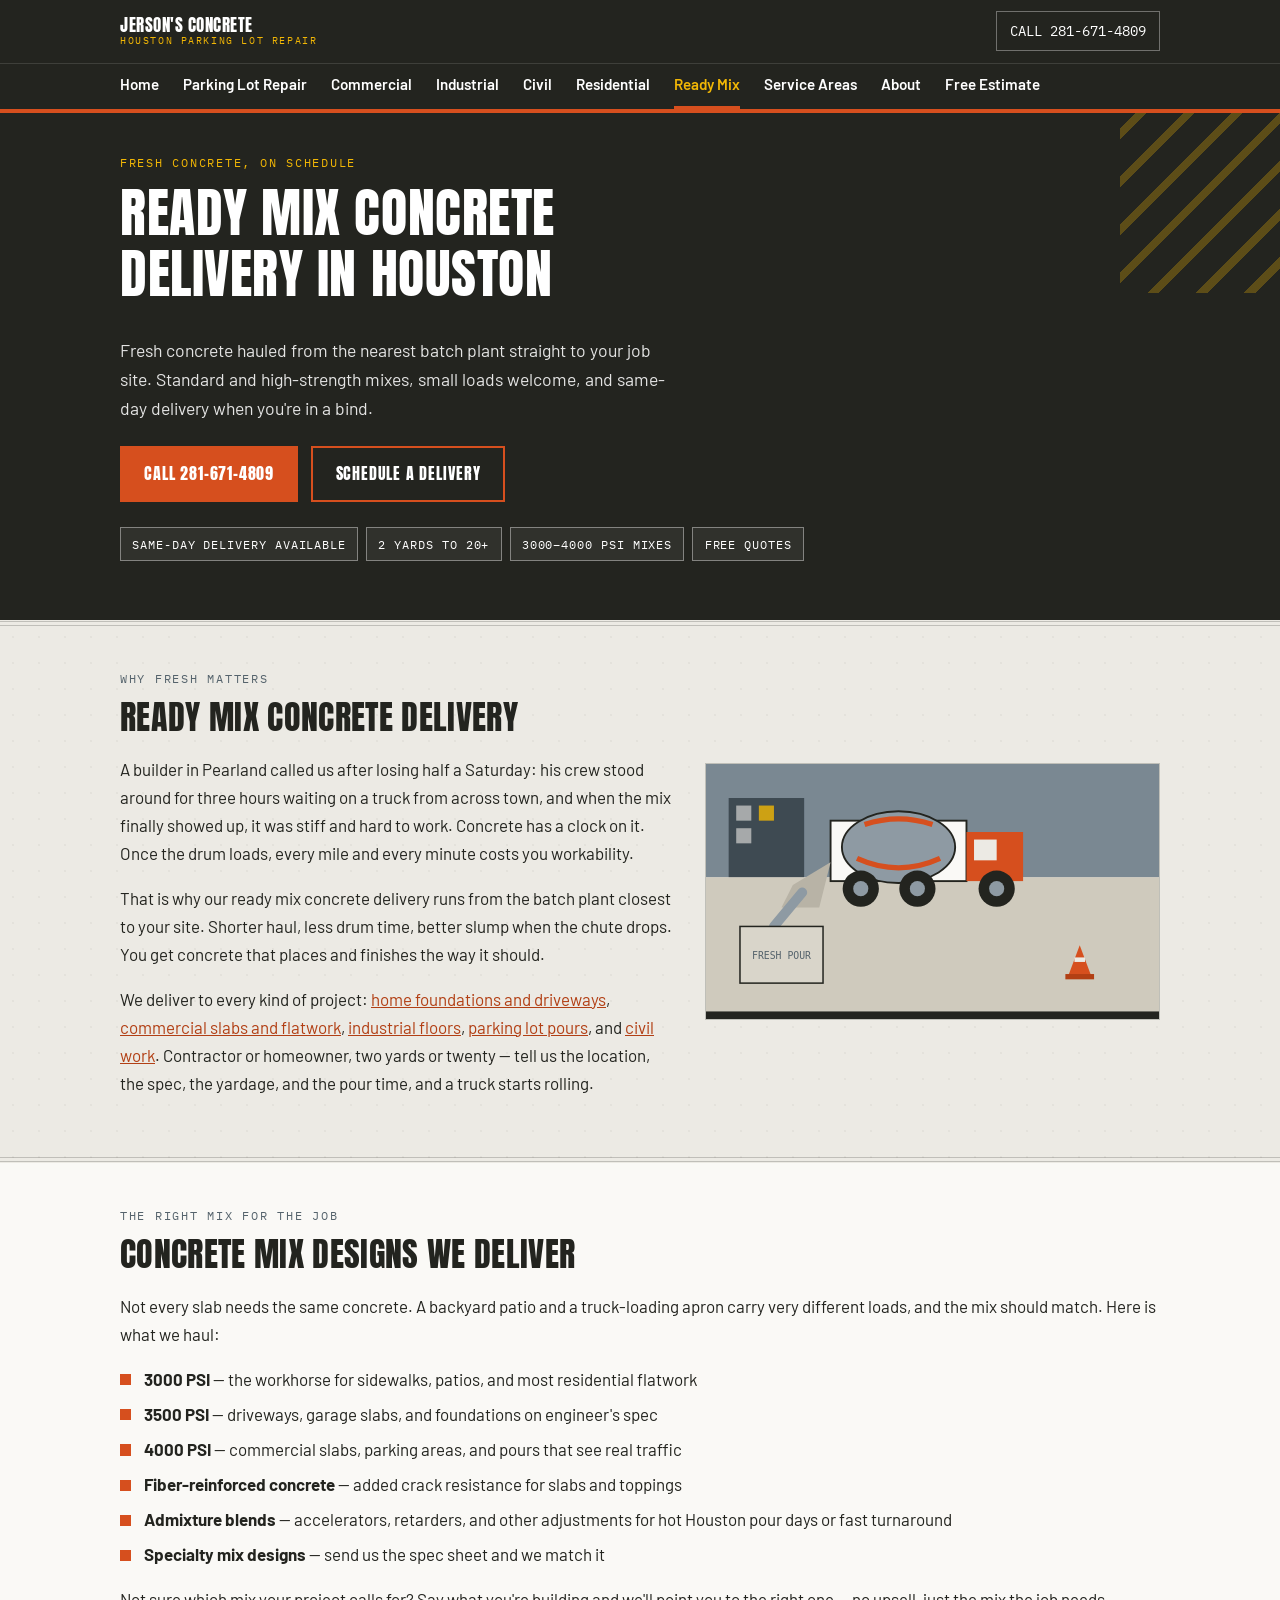
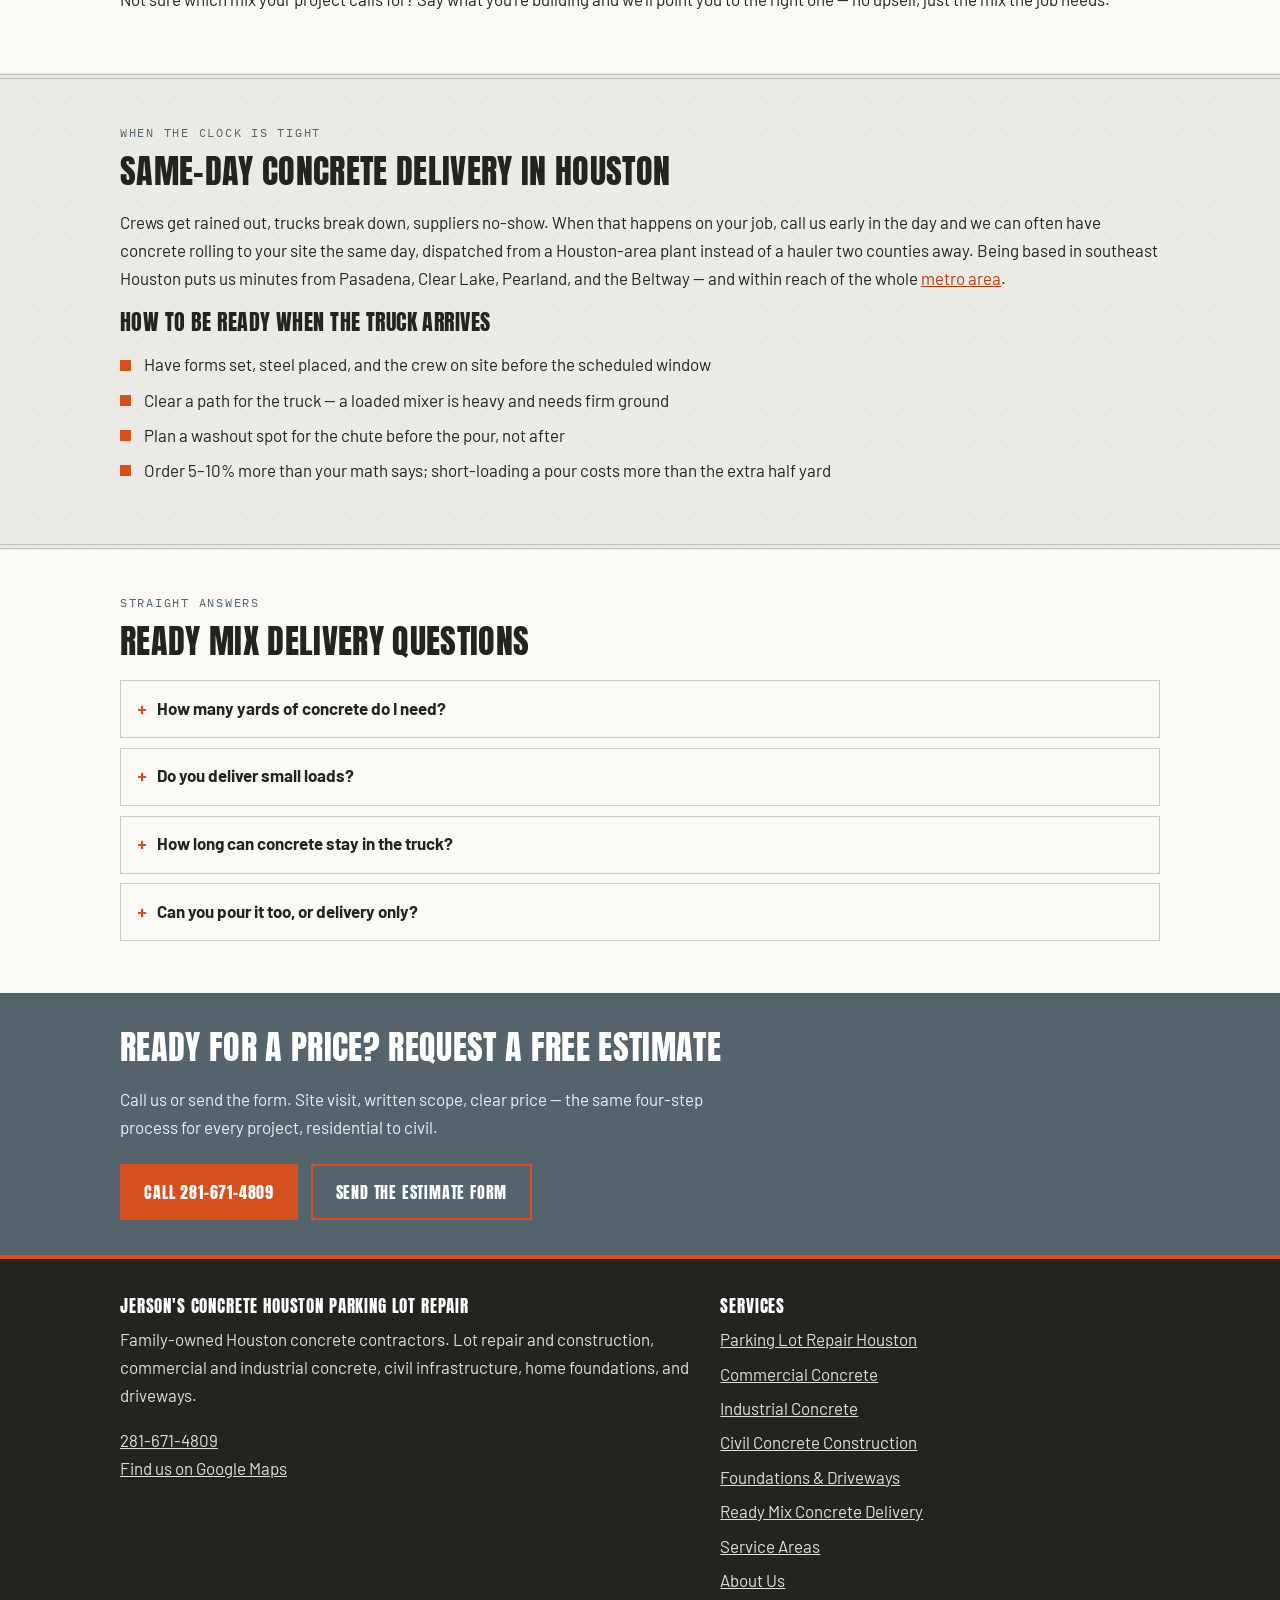
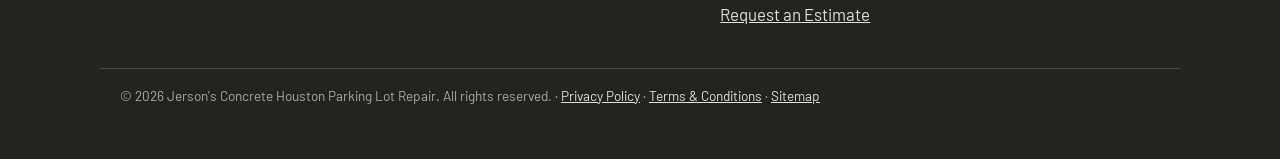
<file: ready-mix-delivery.html>
<!DOCTYPE html>
<html lang="en">
<head>
<meta charset="UTF-8">
<meta name="viewport" content="width=device-width, initial-scale=1">
<title>Ready Mix Concrete Delivery Houston TX | Jerson's Concrete</title>
<meta name="description" content="Ready mix concrete delivery in Houston: 3000-4000 PSI mixes, fiber-reinforced and admixture blends, small loads welcome, same-day delivery available. Call 281-671-4809.">
<link rel="canonical" href="https://www.concretehouston.org/ready-mix-delivery.html">
<link rel="icon" type="image/jpeg" href="/images/favicon.jpg">
<link rel="apple-touch-icon" href="/images/apple-touch-icon.jpg">
<meta property="og:type" content="website">
<meta property="og:title" content="Ready Mix Concrete Delivery Houston TX | Jerson's Concrete">
<meta property="og:description" content="Ready mix concrete delivery in Houston: 3000-4000 PSI mixes, fiber-reinforced and admixture blends, small loads welcome, same-day delivery available. Call 281-671-4809.">
<meta property="og:url" content="https://www.concretehouston.org/ready-mix-delivery.html">
<meta property="og:image" content="https://www.concretehouston.org/images/ready-mix-delivery.svg">
<meta property="og:site_name" content="Jerson's Concrete Houston Parking Lot Repair">
<link rel="preconnect" href="https://fonts.googleapis.com">
<link rel="preconnect" href="https://fonts.gstatic.com" crossorigin>
<link href="https://fonts.googleapis.com/css2?family=Anton&family=Barlow:wght@400;600;700&family=IBM+Plex+Mono:wght@400;500&display=swap" rel="stylesheet">
<link rel="stylesheet" href="/css/style.css">
<script type="application/ld+json">
{
  "@context": "https://schema.org",
  "@type": "BreadcrumbList",
  "itemListElement": [
    {"@type": "ListItem", "position": 1, "name": "Home", "item": "https://www.concretehouston.org/"},
    {"@type": "ListItem", "position": 2, "name": "Ready Mix Concrete Delivery", "item": "https://www.concretehouston.org/ready-mix-delivery.html"}
  ]
}
</script>
<script type="application/ld+json">
{
  "@context": "https://schema.org",
  "@type": "Service",
  "serviceType": "Ready Mix Concrete Delivery",
  "provider": {"@id": "https://www.concretehouston.org/#business"},
  "areaServed": "Greater Houston, TX",
  "url": "https://www.concretehouston.org/ready-mix-delivery.html",
  "description": "Ready mix concrete delivered across the greater Houston area, including 3000 to 4000 PSI mixes, fiber-reinforced concrete, and admixture blends for residential, commercial, industrial, and civil projects."
}
</script>
</head>
<body>
<a class="skip-link" href="#main">Skip to content</a>

<header class="site-header">
  <div class="header-bar">
    <a class="brand" href="/">Jerson's Concrete<small>Houston Parking Lot Repair</small></a>
    <a class="header-call" href="tel:281-671-4809">CALL 281-671-4809</a>
    <button class="nav-toggle" aria-expanded="false" aria-controls="site-nav">Menu</button>
  </div>
  <nav class="site-nav" id="site-nav" aria-label="Main">
    <ul>
      <li><a href="/">Home</a></li>
      <li><a href="/parking-lot-repair.html">Parking Lot Repair</a></li>
      <li><a href="/commercial-concrete.html">Commercial</a></li>
      <li><a href="/industrial-concrete.html">Industrial</a></li>
      <li><a href="/civil-concrete.html">Civil</a></li>
      <li><a href="/residential-concrete.html">Residential</a></li>
      <li><a href="/ready-mix-delivery.html" aria-current="page">Ready Mix</a></li>
      <li><a href="/service-areas.html">Service Areas</a></li>
      <li><a href="/about.html">About</a></li>
      <li><a href="/contact.html">Free Estimate</a></li>
    </ul>
  </nav>
</header>

<main id="main">
<section class="hero">
  <div class="wrap">
    <span class="eyebrow">Fresh Concrete, On Schedule</span>
    <h1>Ready Mix Concrete Delivery in Houston</h1>
    <p class="lede">Fresh concrete hauled from the nearest batch plant straight to your job site. Standard and high-strength mixes, small loads welcome, and same-day delivery when you're in a bind.</p>
    <div class="cta-row">
      <a class="btn btn-solid" href="tel:281-671-4809">Call 281-671-4809</a>
      <a class="btn btn-ghost" href="/contact.html">Schedule a Delivery</a>
    </div>
    <ul class="badge-row">
      <li class="badge">Same-Day Delivery Available</li>
      <li class="badge">2 Yards to 20+</li>
      <li class="badge">3000&ndash;4000 PSI Mixes</li>
      <li class="badge">Free Quotes</li>
    </ul>
  </div>
</section>

<hr class="joint">

<section class="section">
  <div class="wrap two-col">
    <div>
      <span class="eyebrow">Why fresh matters</span>
      <h2>Ready Mix Concrete Delivery</h2>
      <p>A builder in Pearland called us after losing half a Saturday: his crew stood around for three hours waiting on a truck from across town, and when the mix finally showed up, it was stiff and hard to work. Concrete has a clock on it. Once the drum loads, every mile and every minute costs you workability.</p>
      <p>That is why our ready mix concrete delivery runs from the batch plant closest to your site. Shorter haul, less drum time, better slump when the chute drops. You get concrete that places and finishes the way it should.</p>
      <p>We deliver to every kind of project: <a href="/residential-concrete.html">home foundations and driveways</a>, <a href="/commercial-concrete.html">commercial slabs and flatwork</a>, <a href="/industrial-concrete.html">industrial floors</a>, <a href="/parking-lot-repair.html">parking lot pours</a>, and <a href="/civil-concrete.html">civil work</a>. Contractor or homeowner, two yards or twenty &mdash; tell us the location, the spec, the yardage, and the pour time, and a truck starts rolling.</p>
    </div>
    <div class="col-media">
      <img src="/images/ready-mix-delivery.svg" alt="Ready mix concrete truck delivering fresh concrete to a Houston job site" width="1200" height="675" loading="eager">
    </div>
  </div>
</section>

<hr class="joint">

<section class="section section-alt">
  <div class="wrap">
    <span class="eyebrow">The right mix for the job</span>
    <h2>Concrete Mix Designs We Deliver</h2>
    <p>Not every slab needs the same concrete. A backyard patio and a truck-loading apron carry very different loads, and the mix should match. Here is what we haul:</p>
    <ul class="check-list">
      <li><strong>3000 PSI</strong> &mdash; the workhorse for sidewalks, patios, and most residential flatwork</li>
      <li><strong>3500 PSI</strong> &mdash; driveways, garage slabs, and foundations on engineer's spec</li>
      <li><strong>4000 PSI</strong> &mdash; commercial slabs, parking areas, and pours that see real traffic</li>
      <li><strong>Fiber-reinforced concrete</strong> &mdash; added crack resistance for slabs and toppings</li>
      <li><strong>Admixture blends</strong> &mdash; accelerators, retarders, and other adjustments for hot Houston pour days or fast turnaround</li>
      <li><strong>Specialty mix designs</strong> &mdash; send us the spec sheet and we match it</li>
    </ul>
    <p>Not sure which mix your project calls for? Say what you're building and we'll point you to the right one &mdash; no upsell, just the mix the job needs.</p>
  </div>
</section>

<hr class="joint">

<section class="section">
  <div class="wrap">
    <span class="eyebrow">When the clock is tight</span>
    <h2>Same-Day Concrete Delivery in Houston</h2>
    <p>Crews get rained out, trucks break down, suppliers no-show. When that happens on your job, call us early in the day and we can often have concrete rolling to your site the same day, dispatched from a Houston-area plant instead of a hauler two counties away. Being based in southeast Houston puts us minutes from Pasadena, Clear Lake, Pearland, and the Beltway &mdash; and within reach of the whole <a href="/service-areas.html">metro area</a>.</p>
    <h3>How to Be Ready When the Truck Arrives</h3>
    <ul class="check-list">
      <li>Have forms set, steel placed, and the crew on site before the scheduled window</li>
      <li>Clear a path for the truck &mdash; a loaded mixer is heavy and needs firm ground</li>
      <li>Plan a washout spot for the chute before the pour, not after</li>
      <li>Order 5&ndash;10% more than your math says; short-loading a pour costs more than the extra half yard</li>
    </ul>
  </div>
</section>

<hr class="joint">

<section class="section section-alt">
  <div class="wrap">
    <span class="eyebrow">Straight answers</span>
    <h2>Ready Mix Delivery Questions</h2>
    <div class="faq">
      <details>
        <summary>How many yards of concrete do I need?</summary>
        <div class="faq-body"><p>Multiply length by width by depth in feet, then divide by 27. A 20 by 20 foot slab at 4 inches (0.33 ft) comes to about 5 yards. Add 5&ndash;10% for waste and uneven grade. Call us with your dimensions and we'll check your math for free.</p></div>
      </details>
      <details>
        <summary>Do you deliver small loads?</summary>
        <div class="faq-body"><p>Yes. Plenty of suppliers turn down anything under a full truck. We take small orders &mdash; a couple of yards for a patio, a shed slab, or a repair section is a normal delivery for us.</p></div>
      </details>
      <details>
        <summary>How long can concrete stay in the truck?</summary>
        <div class="faq-body"><p>The general rule is about 90 minutes from batching, less on a hot Houston afternoon. That is exactly why we dispatch from the plant nearest your site &mdash; the mix spends its clock on your pour, not on the freeway.</p></div>
      </details>
      <details>
        <summary>Can you pour it too, or delivery only?</summary>
        <div class="faq-body"><p>Both. Delivery-only for contractors and capable DIYers, or our own crew can form, pour, and finish the whole job &mdash; see our <a href="/residential-concrete.html">residential</a> and <a href="/commercial-concrete.html">commercial</a> pages, or just ask when you call.</p></div>
      </details>
    </div>
  </div>
</section>
<section class="cta-band">
  <div class="wrap">
    <h2>Ready for a Price? Request a Free Estimate</h2>
    <p>Call us or send the form. Site visit, written scope, clear price &mdash; the same four-step process for every project, residential to civil.</p>
    <div class="cta-row">
      <a class="btn btn-solid" href="tel:281-671-4809">Call 281-671-4809</a>
      <a class="btn btn-ghost" href="/contact.html">Send the Estimate Form</a>
    </div>
  </div>
</section>
</main>

<footer class="site-footer">
  <div class="wrap footer-grid">
    <div>
      <h2>Jerson's Concrete Houston Parking Lot Repair</h2>
      <p>Family-owned Houston concrete contractors. Lot repair and construction, commercial and industrial concrete, civil infrastructure, home foundations, and driveways.</p>
      <p><a href="tel:281-671-4809">281-671-4809</a><br>
      <a href="https://maps.app.goo.gl/TdP5XurEcnBgiJF19" rel="noopener">Find us on Google Maps</a></p>
    </div>
    <div>
      <h2>Services</h2>
      <ul>
        <li><a href="/parking-lot-repair.html">Parking Lot Repair Houston</a></li>
        <li><a href="/commercial-concrete.html">Commercial Concrete</a></li>
        <li><a href="/industrial-concrete.html">Industrial Concrete</a></li>
        <li><a href="/civil-concrete.html">Civil Concrete Construction</a></li>
        <li><a href="/residential-concrete.html">Foundations &amp; Driveways</a></li>
        <li><a href="/ready-mix-delivery.html">Ready Mix Concrete Delivery</a></li>
        <li><a href="/service-areas.html">Service Areas</a></li>
        <li><a href="/about.html">About Us</a></li>
        <li><a href="/contact.html">Request an Estimate</a></li>
      </ul>
    </div>
  </div>
  <div class="wrap fineprint">
    <p>&copy; 2026 Jerson's Concrete Houston Parking Lot Repair. All rights reserved. &middot; <a href="/privacy-policy.html">Privacy Policy</a> &middot; <a href="/terms-conditions.html">Terms &amp; Conditions</a> &middot; <a href="/sitemap.xml">Sitemap</a></p>
  </div>
</footer>

<div class="call-bar">
  <a class="call" href="tel:281-671-4809">Call Now</a>
  <a class="estimate" href="/contact.html">Free Estimate</a>
</div>

<script src="/js/site.js"></script>
</body>
</html>
</file>
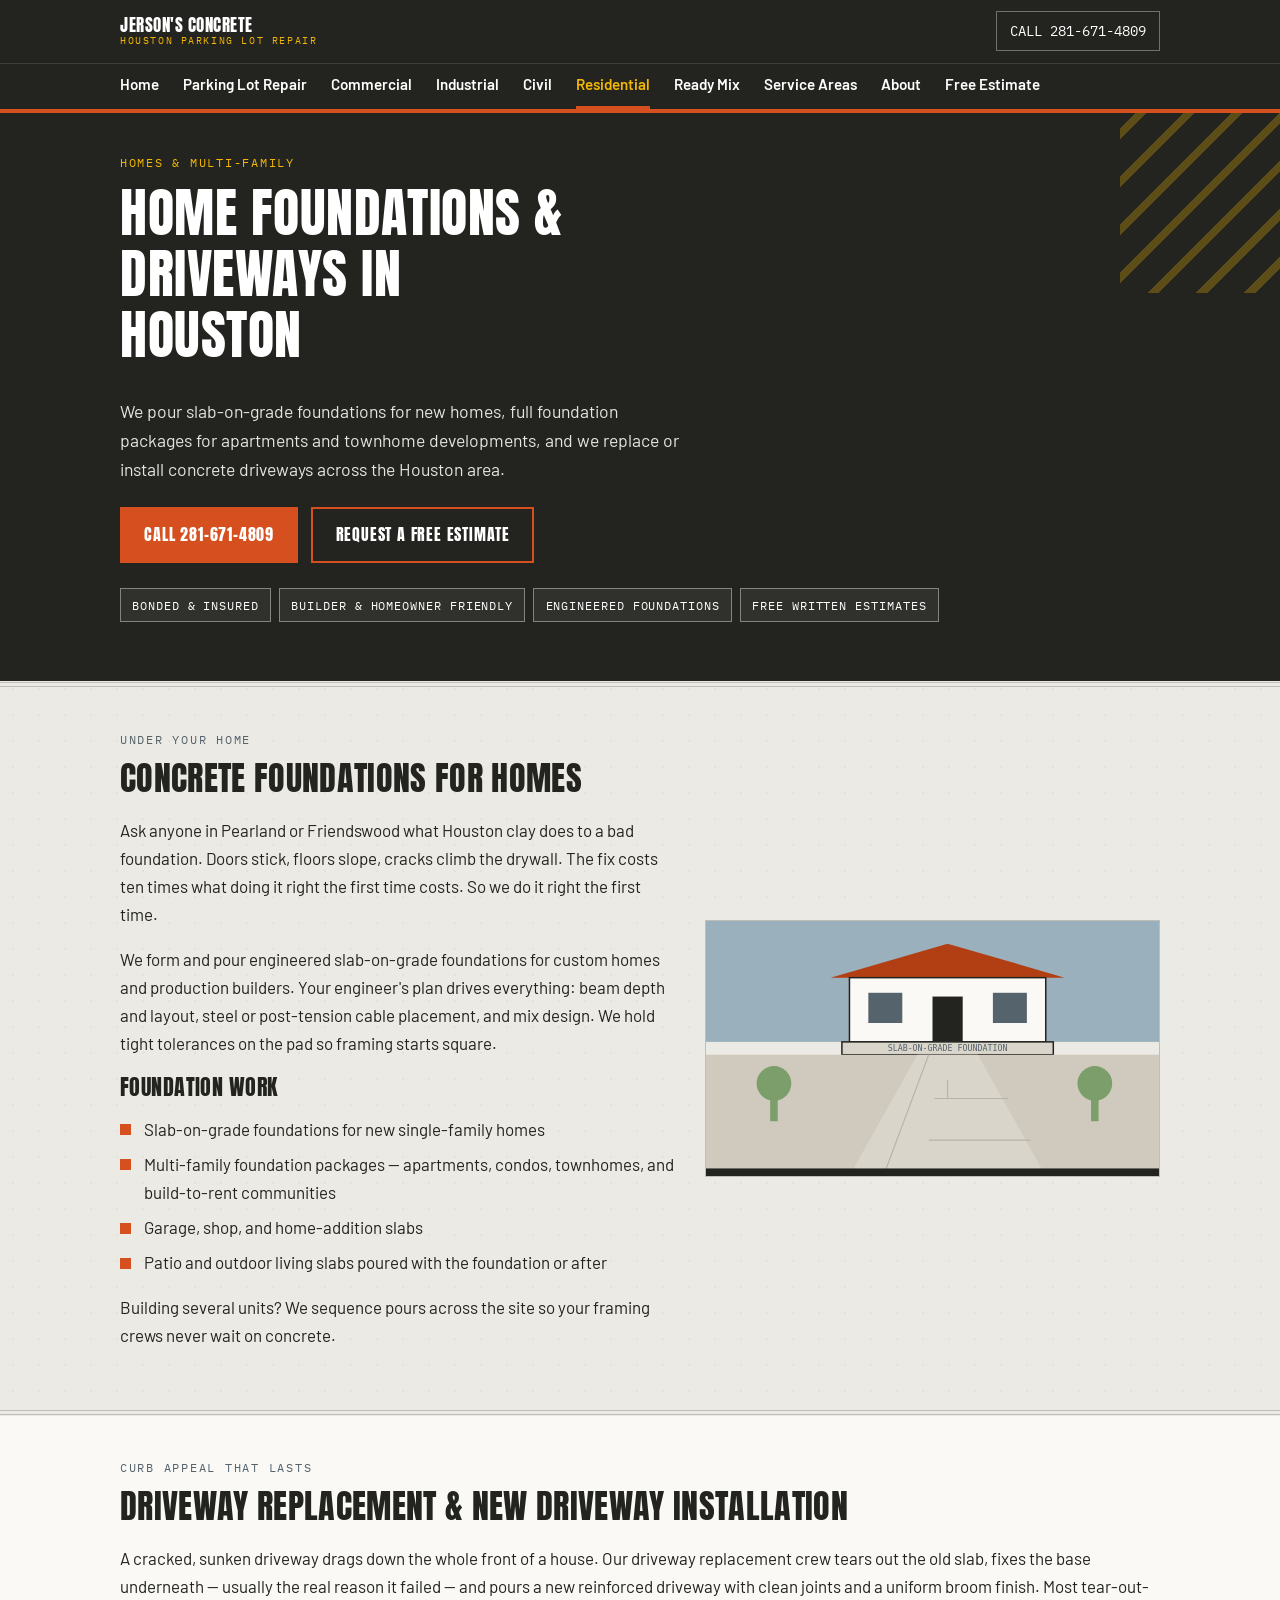
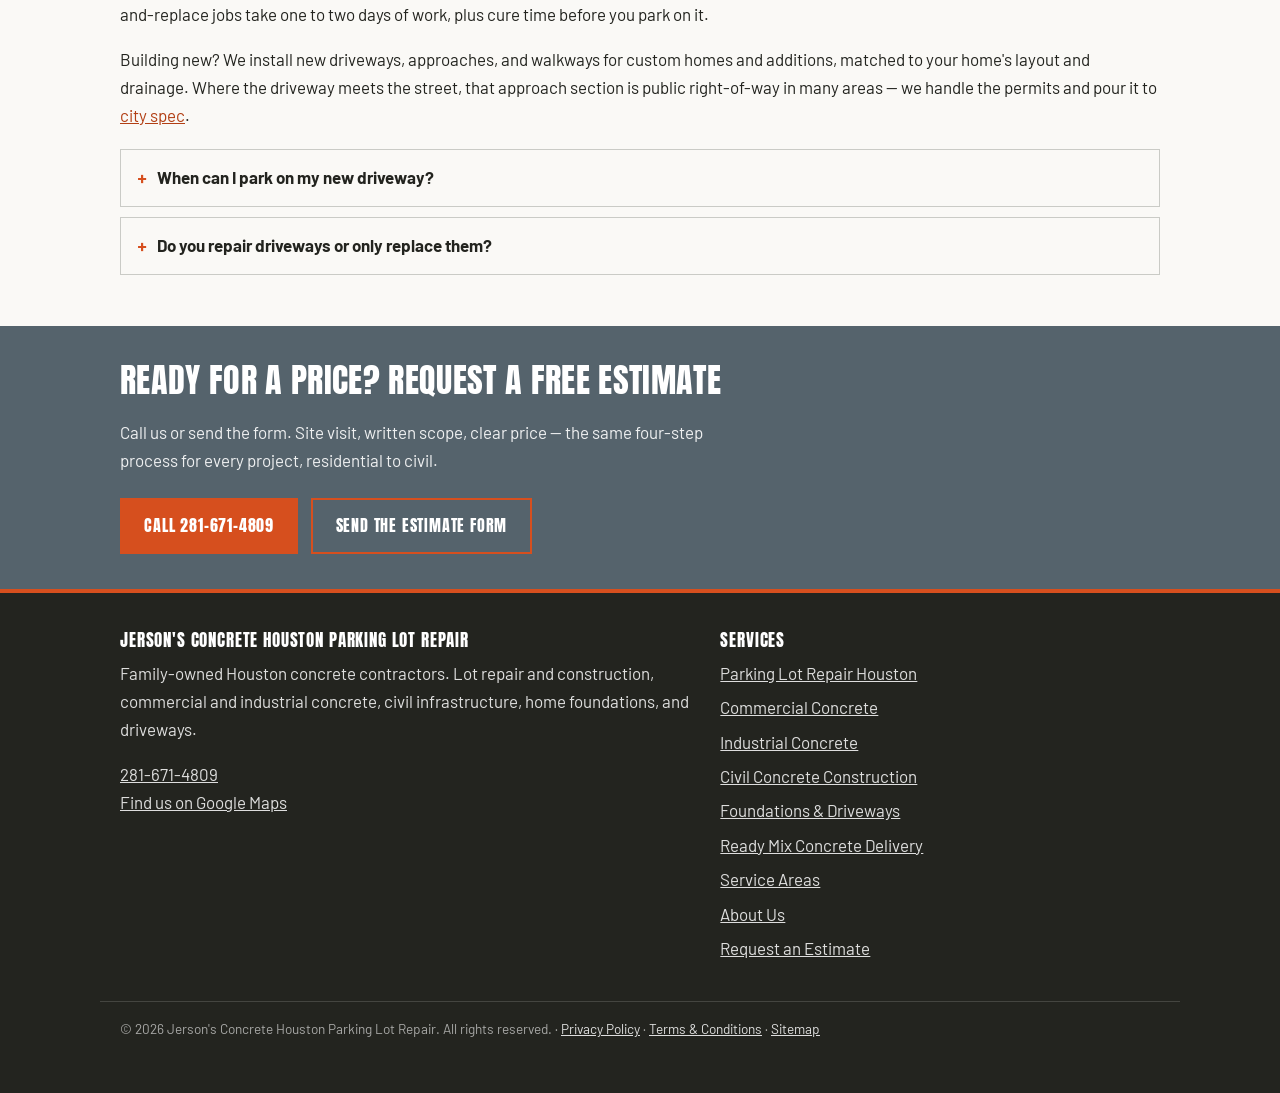
<file: residential-concrete.html>
<!DOCTYPE html>
<html lang="en">
<head>
<meta charset="UTF-8">
<meta name="viewport" content="width=device-width, initial-scale=1">
<title>Concrete Foundations & Driveways Houston TX | Jerson's Concrete</title>
<meta name="description" content="Residential concrete in Houston: slab-on-grade home foundations, multi-family foundation packages, driveway replacement, and new driveway installation. Free estimates.">
<link rel="canonical" href="https://www.concretehouston.org/residential-concrete.html">
<link rel="icon" type="image/jpeg" href="/images/favicon.jpg">
<link rel="apple-touch-icon" href="/images/apple-touch-icon.jpg">
<meta property="og:type" content="website">
<meta property="og:title" content="Concrete Foundations & Driveways Houston TX | Jerson's Concrete">
<meta property="og:description" content="Residential concrete in Houston: slab-on-grade home foundations, multi-family foundation packages, driveway replacement, and new driveway installation. Free estimates.">
<meta property="og:url" content="https://www.concretehouston.org/residential-concrete.html">
<meta property="og:image" content="https://www.concretehouston.org/images/residential-concrete.svg">
<meta property="og:site_name" content="Jerson's Concrete Houston Parking Lot Repair">
<link rel="preconnect" href="https://fonts.googleapis.com">
<link rel="preconnect" href="https://fonts.gstatic.com" crossorigin>
<link href="https://fonts.googleapis.com/css2?family=Anton&family=Barlow:wght@400;600;700&family=IBM+Plex+Mono:wght@400;500&display=swap" rel="stylesheet">
<link rel="stylesheet" href="/css/style.css">
<script type="application/ld+json">
{
  "@context": "https://schema.org",
  "@type": "BreadcrumbList",
  "itemListElement": [
    {"@type": "ListItem", "position": 1, "name": "Home", "item": "https://www.concretehouston.org/"},
    {"@type": "ListItem", "position": 2, "name": "Residential Concrete", "item": "https://www.concretehouston.org/residential-concrete.html"}
  ]
}
</script>
<script type="application/ld+json">
{
  "@context": "https://schema.org",
  "@type": "Service",
  "serviceType": "Residential Concrete Foundations and Driveways",
  "provider": {"@id": "https://www.concretehouston.org/#business"},
  "areaServed": "Greater Houston, TX",
  "url": "https://www.concretehouston.org/residential-concrete.html",
  "description": "Residential concrete in Houston including slab-on-grade home foundations, multi-family foundation packages, driveway replacement, and new driveway installation."
}
</script>
</head>
<body>
<a class="skip-link" href="#main">Skip to content</a>

<header class="site-header">
  <div class="header-bar">
    <a class="brand" href="/">Jerson's Concrete<small>Houston Parking Lot Repair</small></a>
    <a class="header-call" href="tel:281-671-4809">CALL 281-671-4809</a>
    <button class="nav-toggle" aria-expanded="false" aria-controls="site-nav">Menu</button>
  </div>
  <nav class="site-nav" id="site-nav" aria-label="Main">
    <ul>
      <li><a href="/">Home</a></li>
      <li><a href="/parking-lot-repair.html">Parking Lot Repair</a></li>
      <li><a href="/commercial-concrete.html">Commercial</a></li>
      <li><a href="/industrial-concrete.html">Industrial</a></li>
      <li><a href="/civil-concrete.html">Civil</a></li>
      <li><a href="/residential-concrete.html" aria-current="page">Residential</a></li>
      <li><a href="/ready-mix-delivery.html">Ready Mix</a></li>
      <li><a href="/service-areas.html">Service Areas</a></li>
      <li><a href="/about.html">About</a></li>
      <li><a href="/contact.html">Free Estimate</a></li>
    </ul>
  </nav>
</header>

<main id="main">
<section class="hero">
  <div class="wrap">
    <span class="eyebrow">Homes &amp; Multi-Family</span>
    <h1>Home Foundations &amp; Driveways in Houston</h1>
    <p class="lede">We pour slab-on-grade foundations for new homes, full foundation packages for apartments and townhome developments, and we replace or install concrete driveways across the Houston area.</p>
    <div class="cta-row">
      <a class="btn btn-solid" href="tel:281-671-4809">Call 281-671-4809</a>
      <a class="btn btn-ghost" href="/contact.html">Request a Free Estimate</a>
    </div>
    <ul class="badge-row">
      <li class="badge">Bonded &amp; Insured</li>
      <li class="badge">Builder &amp; Homeowner Friendly</li>
      <li class="badge">Engineered Foundations</li>
      <li class="badge">Free Written Estimates</li>
    </ul>
  </div>
</section>

<hr class="joint">

<section class="section">
  <div class="wrap two-col">
    <div>
      <span class="eyebrow">Under your home</span>
      <h2>Concrete Foundations for Homes</h2>
      <p>Ask anyone in Pearland or Friendswood what Houston clay does to a bad foundation. Doors stick, floors slope, cracks climb the drywall. The fix costs ten times what doing it right the first time costs. So we do it right the first time.</p>
      <p>We form and pour engineered slab-on-grade foundations for custom homes and production builders. Your engineer's plan drives everything: beam depth and layout, steel or post-tension cable placement, and mix design. We hold tight tolerances on the pad so framing starts square.</p>
      <h3>Foundation Work</h3>
      <ul class="check-list">
        <li>Slab-on-grade foundations for new single-family homes</li>
        <li>Multi-family foundation packages &mdash; apartments, condos, townhomes, and build-to-rent communities</li>
        <li>Garage, shop, and home-addition slabs</li>
        <li>Patio and outdoor living slabs poured with the foundation or after</li>
      </ul>
      <p>Building several units? We sequence pours across the site so your framing crews never wait on concrete.</p>
    </div>
    <div class="col-media">
      <img src="/images/residential-concrete.svg" alt="Houston home with a new slab-on-grade concrete foundation and concrete driveway" width="1200" height="675" loading="eager">
    </div>
  </div>
</section>

<hr class="joint">

<section class="section section-alt">
  <div class="wrap">
    <span class="eyebrow">Curb appeal that lasts</span>
    <h2>Driveway Replacement &amp; New Driveway Installation</h2>
    <p>A cracked, sunken driveway drags down the whole front of a house. Our driveway replacement crew tears out the old slab, fixes the base underneath &mdash; usually the real reason it failed &mdash; and pours a new reinforced driveway with clean joints and a uniform broom finish. Most tear-out-and-replace jobs take one to two days of work, plus cure time before you park on it.</p>
    <p>Building new? We install new driveways, approaches, and walkways for custom homes and additions, matched to your home's layout and drainage. Where the driveway meets the street, that approach section is public right-of-way in many areas &mdash; we handle the permits and pour it to <a href="/civil-concrete.html">city spec</a>.</p>
    <div class="faq">
      <details>
        <summary>When can I park on my new driveway?</summary>
        <div class="faq-body"><p>Cars after about 7 days for a standard mix. Full design strength takes about 28 days, so keep heavy trucks off until then. We put the exact dates for your pour in writing.</p></div>
      </details>
      <details>
        <summary>Do you repair driveways or only replace them?</summary>
        <div class="faq-body"><p>If damage is limited to a section, we can replace just those panels. If cracks run through most of the slab or the base has failed, full replacement lasts longer and often costs less than repeated repairs. We give you an honest read on the site visit.</p></div>
      </details>
    </div>
  </div>
</section>
<section class="cta-band">
  <div class="wrap">
    <h2>Ready for a Price? Request a Free Estimate</h2>
    <p>Call us or send the form. Site visit, written scope, clear price &mdash; the same four-step process for every project, residential to civil.</p>
    <div class="cta-row">
      <a class="btn btn-solid" href="tel:281-671-4809">Call 281-671-4809</a>
      <a class="btn btn-ghost" href="/contact.html">Send the Estimate Form</a>
    </div>
  </div>
</section>
</main>

<footer class="site-footer">
  <div class="wrap footer-grid">
    <div>
      <h2>Jerson's Concrete Houston Parking Lot Repair</h2>
      <p>Family-owned Houston concrete contractors. Lot repair and construction, commercial and industrial concrete, civil infrastructure, home foundations, and driveways.</p>
      <p><a href="tel:281-671-4809">281-671-4809</a><br>
      <a href="https://maps.app.goo.gl/TdP5XurEcnBgiJF19" rel="noopener">Find us on Google Maps</a></p>
    </div>
    <div>
      <h2>Services</h2>
      <ul>
        <li><a href="/parking-lot-repair.html">Parking Lot Repair Houston</a></li>
        <li><a href="/commercial-concrete.html">Commercial Concrete</a></li>
        <li><a href="/industrial-concrete.html">Industrial Concrete</a></li>
        <li><a href="/civil-concrete.html">Civil Concrete Construction</a></li>
        <li><a href="/residential-concrete.html">Foundations &amp; Driveways</a></li>
        <li><a href="/ready-mix-delivery.html">Ready Mix Concrete Delivery</a></li>
        <li><a href="/service-areas.html">Service Areas</a></li>
        <li><a href="/about.html">About Us</a></li>
        <li><a href="/contact.html">Request an Estimate</a></li>
      </ul>
    </div>
  </div>
  <div class="wrap fineprint">
    <p>&copy; 2026 Jerson's Concrete Houston Parking Lot Repair. All rights reserved. &middot; <a href="/privacy-policy.html">Privacy Policy</a> &middot; <a href="/terms-conditions.html">Terms &amp; Conditions</a> &middot; <a href="/sitemap.xml">Sitemap</a></p>
  </div>
</footer>

<div class="call-bar">
  <a class="call" href="tel:281-671-4809">Call Now</a>
  <a class="estimate" href="/contact.html">Free Estimate</a>
</div>

<script src="/js/site.js"></script>
</body>
</html>
</file>
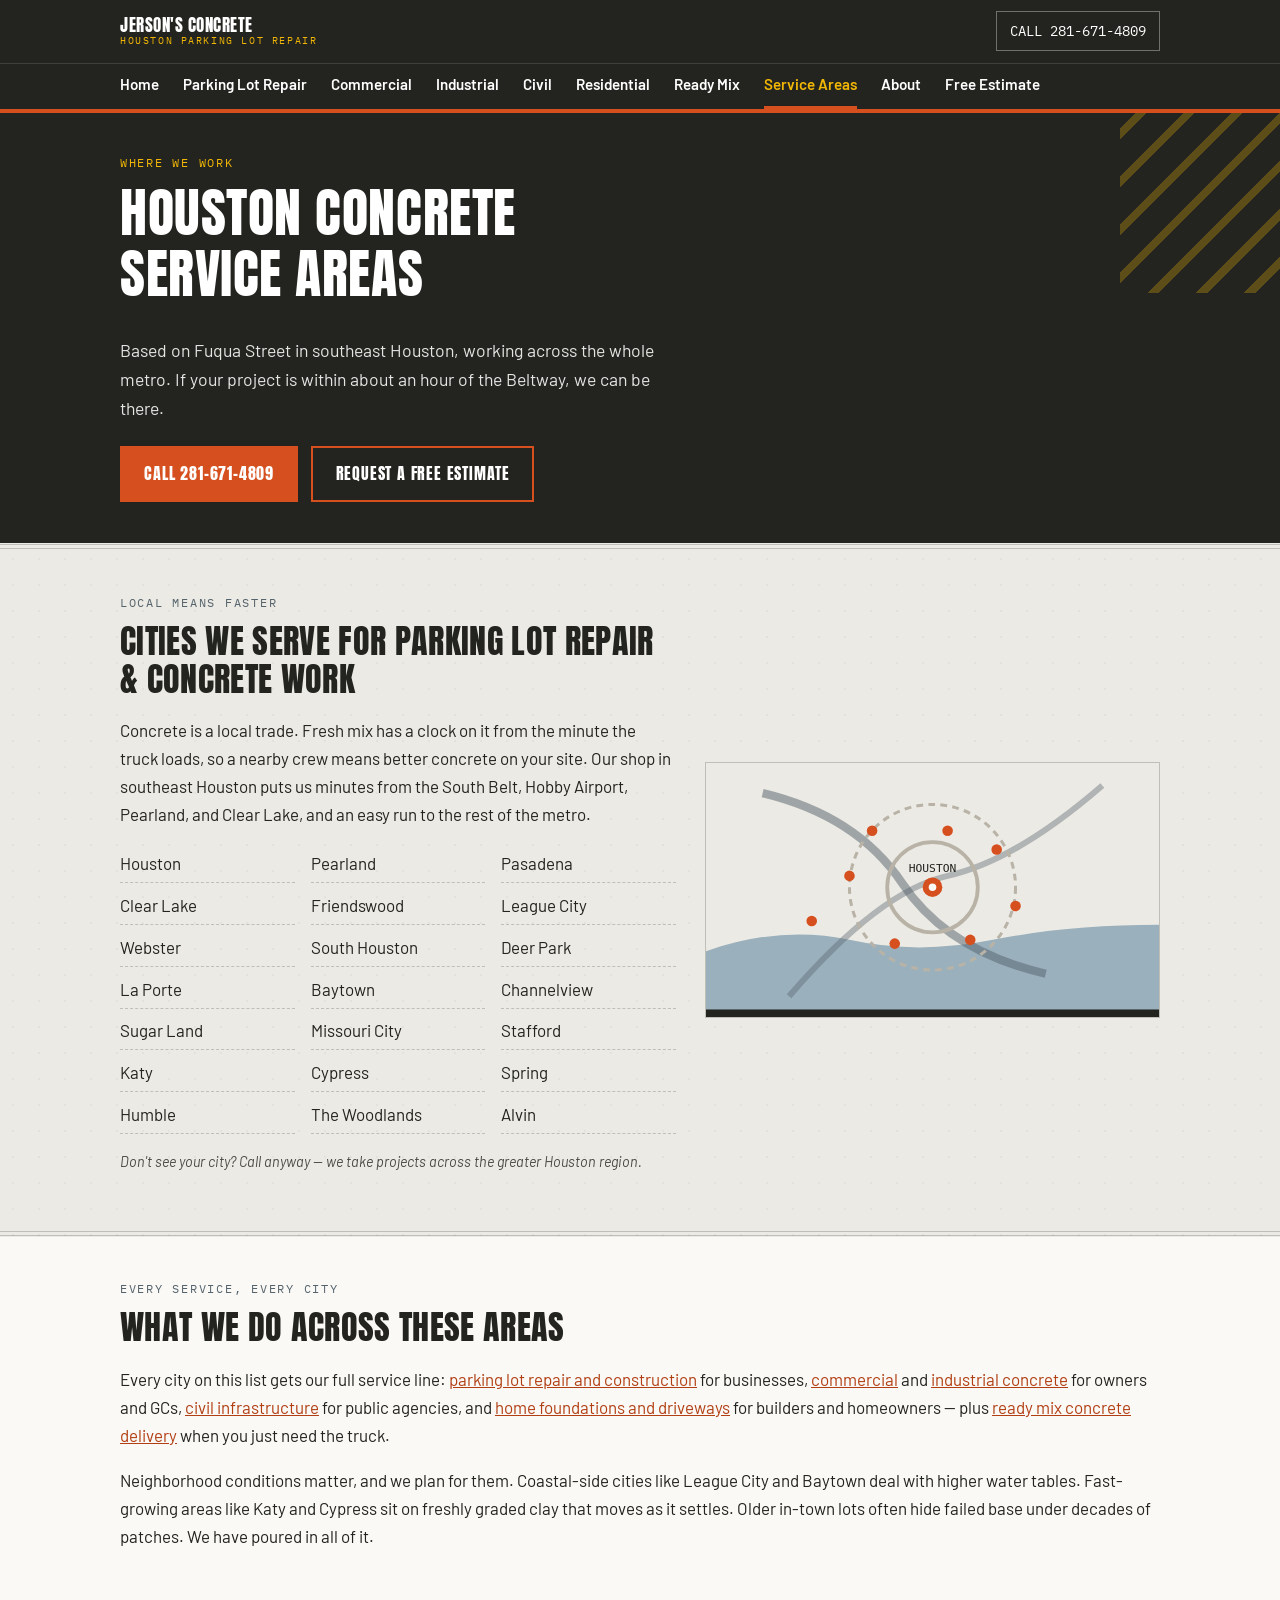
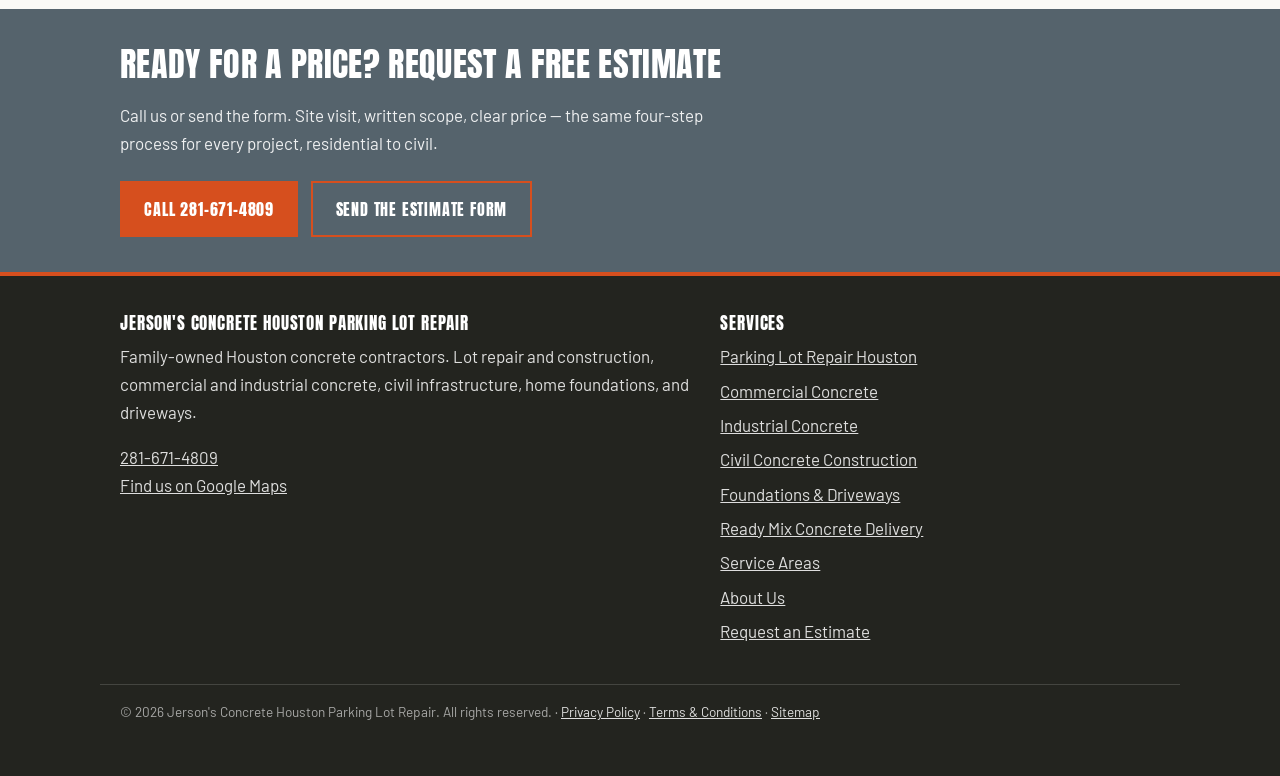
<file: service-areas.html>
<!DOCTYPE html>
<html lang="en">
<head>
<meta charset="UTF-8">
<meta name="viewport" content="width=device-width, initial-scale=1">
<title>Concrete Contractor Service Areas | Houston & Surrounding Cities</title>
<meta name="description" content="Jerson's Concrete serves Houston and surrounding cities: Pearland, Pasadena, Clear Lake, Friendswood, League City, Sugar Land, Katy, Baytown, Spring, Humble, and more.">
<link rel="canonical" href="https://www.concretehouston.org/service-areas.html">
<link rel="icon" type="image/jpeg" href="/images/favicon.jpg">
<link rel="apple-touch-icon" href="/images/apple-touch-icon.jpg">
<meta property="og:type" content="website">
<meta property="og:title" content="Concrete Contractor Service Areas | Houston & Surrounding Cities">
<meta property="og:description" content="Jerson's Concrete serves Houston and surrounding cities: Pearland, Pasadena, Clear Lake, Friendswood, League City, Sugar Land, Katy, Baytown, Spring, Humble, and more.">
<meta property="og:url" content="https://www.concretehouston.org/service-areas.html">
<meta property="og:image" content="https://www.concretehouston.org/images/service-areas.svg">
<meta property="og:site_name" content="Jerson's Concrete Houston Parking Lot Repair">
<link rel="preconnect" href="https://fonts.googleapis.com">
<link rel="preconnect" href="https://fonts.gstatic.com" crossorigin>
<link href="https://fonts.googleapis.com/css2?family=Anton&family=Barlow:wght@400;600;700&family=IBM+Plex+Mono:wght@400;500&display=swap" rel="stylesheet">
<link rel="stylesheet" href="/css/style.css">
<script type="application/ld+json">
{
  "@context": "https://schema.org",
  "@type": "BreadcrumbList",
  "itemListElement": [
    {"@type": "ListItem", "position": 1, "name": "Home", "item": "https://www.concretehouston.org/"},
    {"@type": "ListItem", "position": 2, "name": "Service Areas", "item": "https://www.concretehouston.org/service-areas.html"}
  ]
}
</script>

</head>
<body>
<a class="skip-link" href="#main">Skip to content</a>

<header class="site-header">
  <div class="header-bar">
    <a class="brand" href="/">Jerson's Concrete<small>Houston Parking Lot Repair</small></a>
    <a class="header-call" href="tel:281-671-4809">CALL 281-671-4809</a>
    <button class="nav-toggle" aria-expanded="false" aria-controls="site-nav">Menu</button>
  </div>
  <nav class="site-nav" id="site-nav" aria-label="Main">
    <ul>
      <li><a href="/">Home</a></li>
      <li><a href="/parking-lot-repair.html">Parking Lot Repair</a></li>
      <li><a href="/commercial-concrete.html">Commercial</a></li>
      <li><a href="/industrial-concrete.html">Industrial</a></li>
      <li><a href="/civil-concrete.html">Civil</a></li>
      <li><a href="/residential-concrete.html">Residential</a></li>
      <li><a href="/ready-mix-delivery.html">Ready Mix</a></li>
      <li><a href="/service-areas.html" aria-current="page">Service Areas</a></li>
      <li><a href="/about.html">About</a></li>
      <li><a href="/contact.html">Free Estimate</a></li>
    </ul>
  </nav>
</header>

<main id="main">
<section class="hero">
  <div class="wrap">
    <span class="eyebrow">Where we work</span>
    <h1>Houston Concrete Service Areas</h1>
    <p class="lede">Based on Fuqua Street in southeast Houston, working across the whole metro. If your project is within about an hour of the Beltway, we can be there.</p>
    <div class="cta-row">
      <a class="btn btn-solid" href="tel:281-671-4809">Call 281-671-4809</a>
      <a class="btn btn-ghost" href="/contact.html">Request a Free Estimate</a>
    </div>
  </div>
</section>

<hr class="joint">

<section class="section">
  <div class="wrap two-col">
    <div>
      <span class="eyebrow">Local means faster</span>
      <h2>Cities We Serve for Parking Lot Repair &amp; Concrete Work</h2>
      <p>Concrete is a local trade. Fresh mix has a clock on it from the minute the truck loads, so a nearby crew means better concrete on your site. Our shop in southeast Houston puts us minutes from the South Belt, Hobby Airport, Pearland, and Clear Lake, and an easy run to the rest of the metro.</p>
      <ul class="area-grid">
        <li>Houston</li>
        <li>Pearland</li>
        <li>Pasadena</li>
        <li>Clear Lake</li>
        <li>Friendswood</li>
        <li>League City</li>
        <li>Webster</li>
        <li>South Houston</li>
        <li>Deer Park</li>
        <li>La Porte</li>
        <li>Baytown</li>
        <li>Channelview</li>
        <li>Sugar Land</li>
        <li>Missouri City</li>
        <li>Stafford</li>
        <li>Katy</li>
        <li>Cypress</li>
        <li>Spring</li>
        <li>Humble</li>
        <li>The Woodlands</li>
        <li>Alvin</li>
      </ul>
      <p class="note">Don't see your city? Call anyway &mdash; we take projects across the greater Houston region.</p>
    </div>
    <div class="col-media">
      <img src="/images/service-areas.svg" alt="Map of greater Houston showing cities served by Jerson's Concrete" width="1200" height="675" loading="eager">
    </div>
  </div>
</section>

<hr class="joint">

<section class="section section-alt">
  <div class="wrap">
    <span class="eyebrow">Every service, every city</span>
    <h2>What We Do Across These Areas</h2>
    <p>Every city on this list gets our full service line: <a href="/parking-lot-repair.html">parking lot repair and construction</a> for businesses, <a href="/commercial-concrete.html">commercial</a> and <a href="/industrial-concrete.html">industrial concrete</a> for owners and GCs, <a href="/civil-concrete.html">civil infrastructure</a> for public agencies, and <a href="/residential-concrete.html">home foundations and driveways</a> for builders and homeowners &mdash; plus <a href="/ready-mix-delivery.html">ready mix concrete delivery</a> when you just need the truck.</p>
    <p>Neighborhood conditions matter, and we plan for them. Coastal-side cities like League City and Baytown deal with higher water tables. Fast-growing areas like Katy and Cypress sit on freshly graded clay that moves as it settles. Older in-town lots often hide failed base under decades of patches. We have poured in all of it.</p>
  </div>
</section>
<section class="cta-band">
  <div class="wrap">
    <h2>Ready for a Price? Request a Free Estimate</h2>
    <p>Call us or send the form. Site visit, written scope, clear price &mdash; the same four-step process for every project, residential to civil.</p>
    <div class="cta-row">
      <a class="btn btn-solid" href="tel:281-671-4809">Call 281-671-4809</a>
      <a class="btn btn-ghost" href="/contact.html">Send the Estimate Form</a>
    </div>
  </div>
</section>
</main>

<footer class="site-footer">
  <div class="wrap footer-grid">
    <div>
      <h2>Jerson's Concrete Houston Parking Lot Repair</h2>
      <p>Family-owned Houston concrete contractors. Lot repair and construction, commercial and industrial concrete, civil infrastructure, home foundations, and driveways.</p>
      <p><a href="tel:281-671-4809">281-671-4809</a><br>
      <a href="https://maps.app.goo.gl/TdP5XurEcnBgiJF19" rel="noopener">Find us on Google Maps</a></p>
    </div>
    <div>
      <h2>Services</h2>
      <ul>
        <li><a href="/parking-lot-repair.html">Parking Lot Repair Houston</a></li>
        <li><a href="/commercial-concrete.html">Commercial Concrete</a></li>
        <li><a href="/industrial-concrete.html">Industrial Concrete</a></li>
        <li><a href="/civil-concrete.html">Civil Concrete Construction</a></li>
        <li><a href="/residential-concrete.html">Foundations &amp; Driveways</a></li>
        <li><a href="/ready-mix-delivery.html">Ready Mix Concrete Delivery</a></li>
        <li><a href="/service-areas.html">Service Areas</a></li>
        <li><a href="/about.html">About Us</a></li>
        <li><a href="/contact.html">Request an Estimate</a></li>
      </ul>
    </div>
  </div>
  <div class="wrap fineprint">
    <p>&copy; 2026 Jerson's Concrete Houston Parking Lot Repair. All rights reserved. &middot; <a href="/privacy-policy.html">Privacy Policy</a> &middot; <a href="/terms-conditions.html">Terms &amp; Conditions</a> &middot; <a href="/sitemap.xml">Sitemap</a></p>
  </div>
</footer>

<div class="call-bar">
  <a class="call" href="tel:281-671-4809">Call Now</a>
  <a class="estimate" href="/contact.html">Free Estimate</a>
</div>

<script src="/js/site.js"></script>
</body>
</html>
</file>
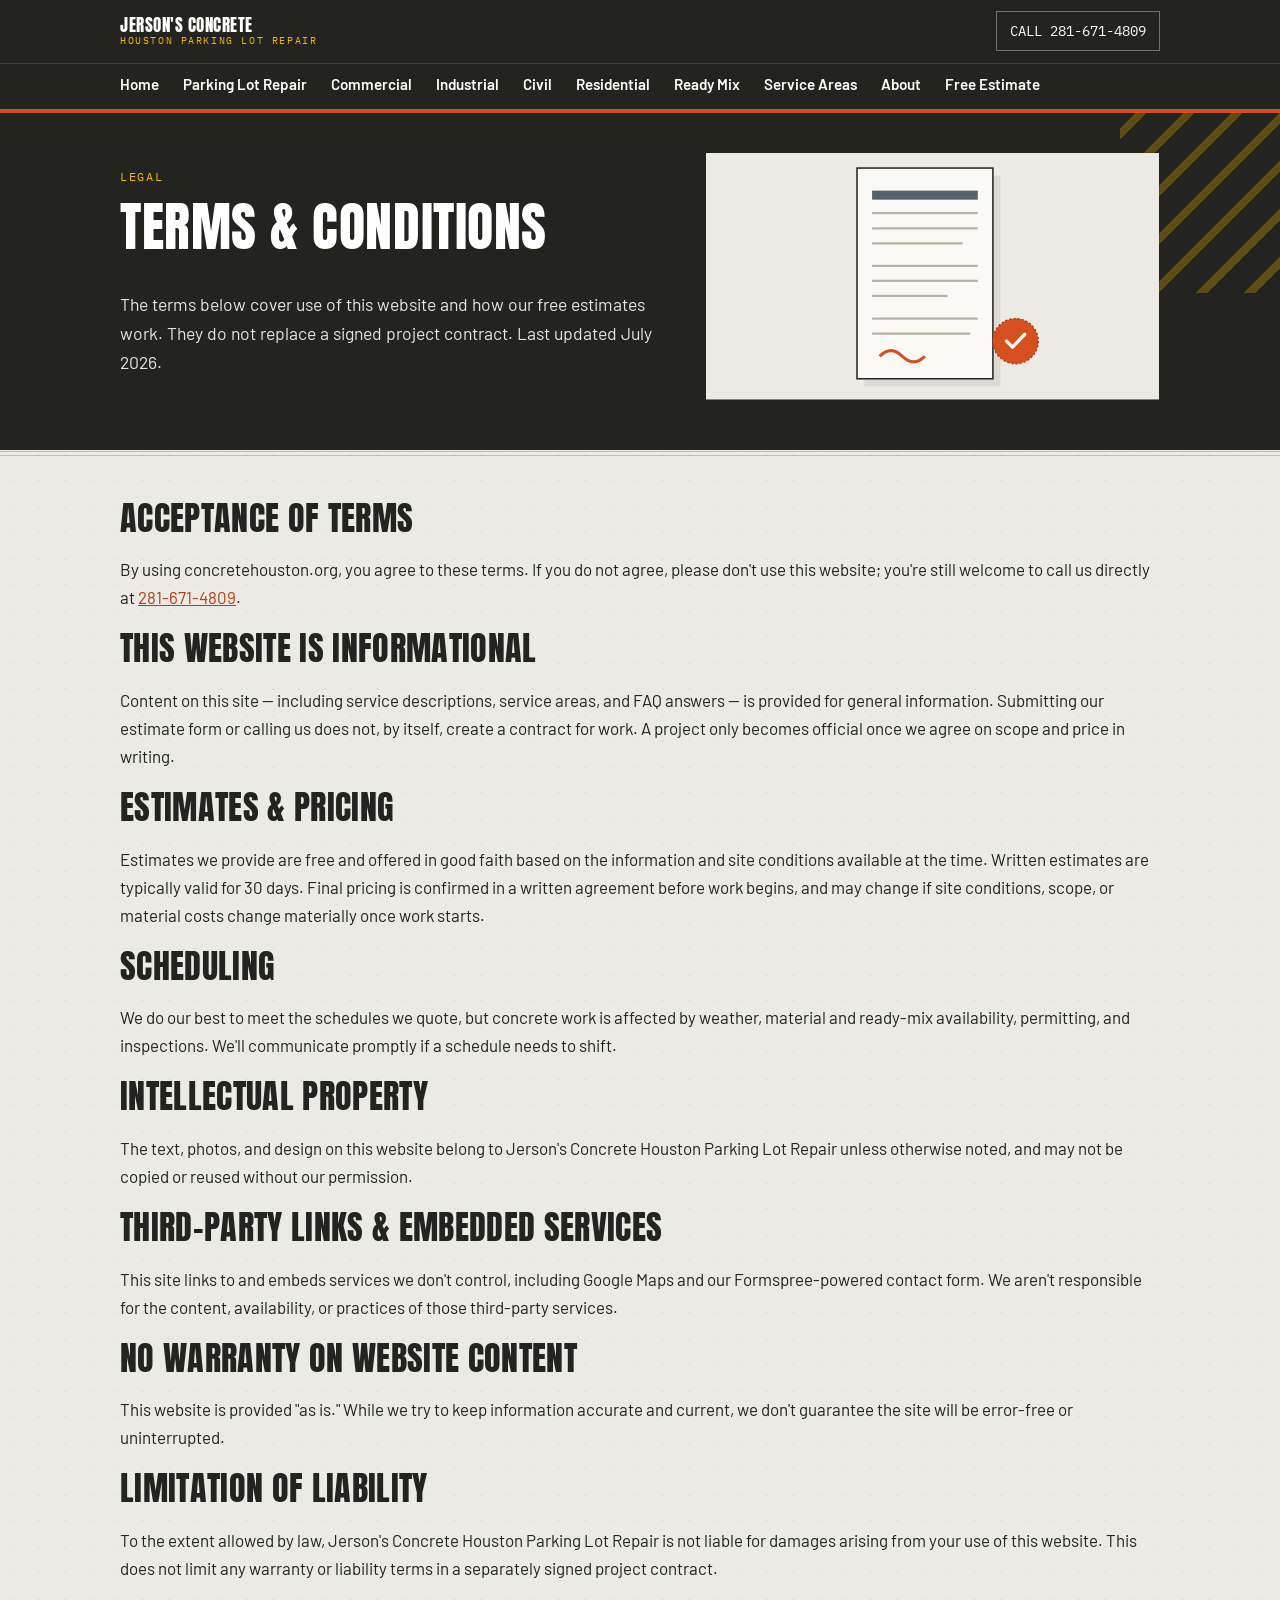
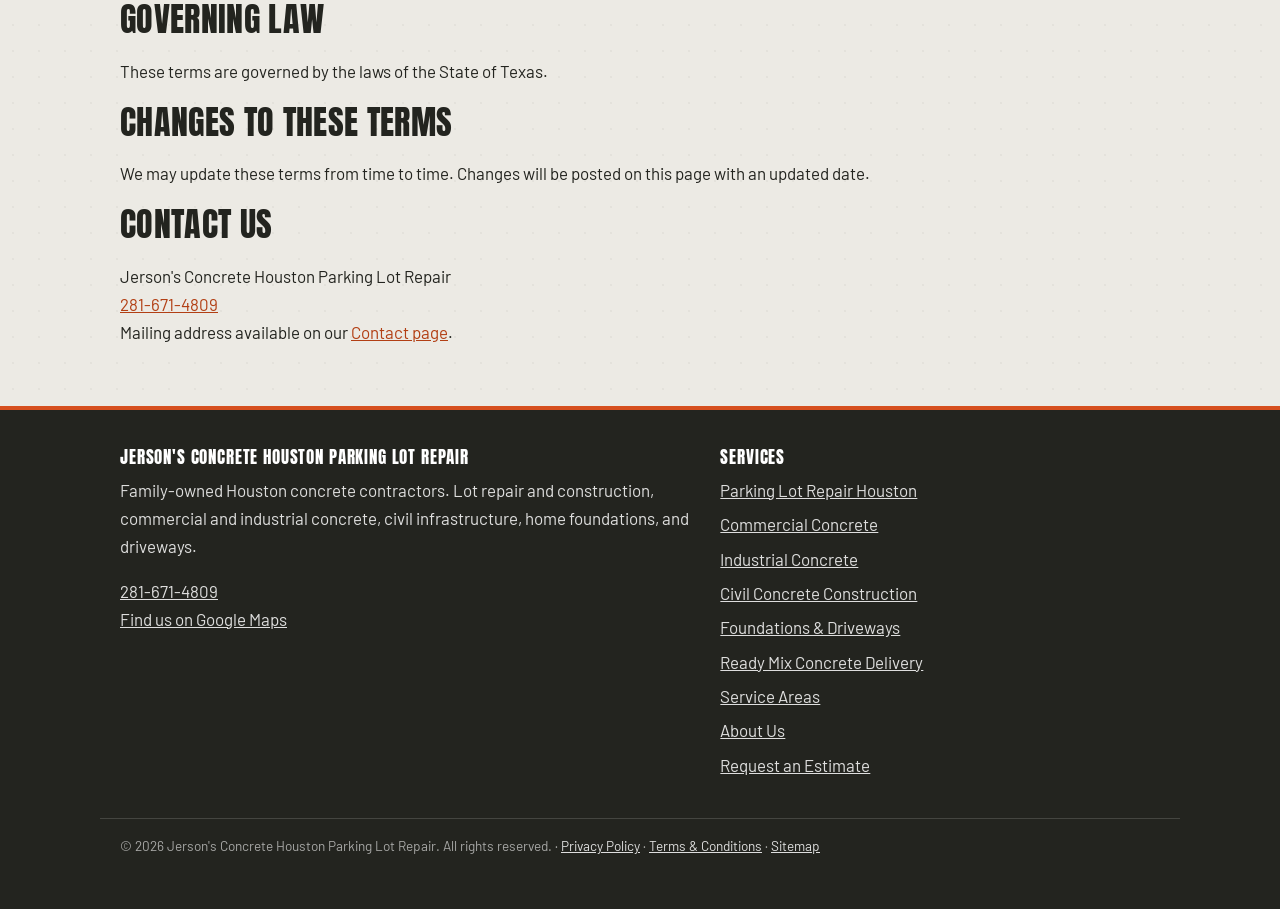
<file: terms-conditions.html>
<!DOCTYPE html>
<html lang="en">
<head>
<meta charset="UTF-8">
<meta name="viewport" content="width=device-width, initial-scale=1">
<title>Terms &amp; Conditions | Jerson's Concrete Houston Parking Lot Repair</title>
<meta name="description" content="Terms and conditions for using the Jerson's Concrete Houston Parking Lot Repair website, including how our free estimates and quotes work.">
<link rel="canonical" href="https://www.concretehouston.org/terms-conditions.html">
<link rel="icon" type="image/jpeg" href="/images/favicon.jpg">
<link rel="apple-touch-icon" href="/images/apple-touch-icon.jpg">
<meta property="og:type" content="website">
<meta property="og:title" content="Terms &amp; Conditions | Jerson's Concrete Houston Parking Lot Repair">
<meta property="og:description" content="Terms and conditions for using the Jerson's Concrete Houston Parking Lot Repair website, including how our free estimates and quotes work.">
<meta property="og:url" content="https://www.concretehouston.org/terms-conditions.html">
<meta property="og:image" content="https://www.concretehouston.org/images/document-legal.svg">
<meta property="og:site_name" content="Jerson's Concrete Houston Parking Lot Repair">
<link rel="preconnect" href="https://fonts.googleapis.com">
<link rel="preconnect" href="https://fonts.gstatic.com" crossorigin>
<link href="https://fonts.googleapis.com/css2?family=Anton&family=Barlow:wght@400;600;700&family=IBM+Plex+Mono:wght@400;500&display=swap" rel="stylesheet">
<link rel="stylesheet" href="/css/style.css">
<script type="application/ld+json">
{
  "@context": "https://schema.org",
  "@type": "BreadcrumbList",
  "itemListElement": [
    {"@type": "ListItem", "position": 1, "name": "Home", "item": "https://www.concretehouston.org/"},
    {"@type": "ListItem", "position": 2, "name": "Terms & Conditions", "item": "https://www.concretehouston.org/terms-conditions.html"}
  ]
}
</script>
<meta name="robots" content="index, follow">
</head>
<body>
<a class="skip-link" href="#main">Skip to content</a>

<header class="site-header">
  <div class="header-bar">
    <a class="brand" href="/">Jerson's Concrete<small>Houston Parking Lot Repair</small></a>
    <a class="header-call" href="tel:281-671-4809">CALL 281-671-4809</a>
    <button class="nav-toggle" aria-expanded="false" aria-controls="site-nav">Menu</button>
  </div>
  <nav class="site-nav" id="site-nav" aria-label="Main">
    <ul>
      <li><a href="/">Home</a></li>
      <li><a href="/parking-lot-repair.html">Parking Lot Repair</a></li>
      <li><a href="/commercial-concrete.html">Commercial</a></li>
      <li><a href="/industrial-concrete.html">Industrial</a></li>
      <li><a href="/civil-concrete.html">Civil</a></li>
      <li><a href="/residential-concrete.html">Residential</a></li>
      <li><a href="/ready-mix-delivery.html">Ready Mix</a></li>
      <li><a href="/service-areas.html">Service Areas</a></li>
      <li><a href="/about.html">About</a></li>
      <li><a href="/contact.html">Free Estimate</a></li>
    </ul>
  </nav>
</header>

<main id="main">
<section class="hero">
  <div class="wrap two-col">
    <div>
      <span class="eyebrow">Legal</span>
      <h1>Terms &amp; Conditions</h1>
      <p class="lede">The terms below cover use of this website and how our free estimates work. They do not replace a signed project contract. Last updated July 2026.</p>
    </div>
    <div class="col-media">
      <img src="/images/document-legal.svg" alt="Illustration of a signed document representing our terms and conditions" width="1200" height="675" loading="eager">
    </div>
  </div>
</section>

<hr class="joint">

<section class="section">
  <div class="wrap">
    <h2>Acceptance of Terms</h2>
    <p>By using concretehouston.org, you agree to these terms. If you do not agree, please don't use this website; you're still welcome to call us directly at <a href="tel:281-671-4809">281-671-4809</a>.</p>

    <h2>This Website Is Informational</h2>
    <p>Content on this site &mdash; including service descriptions, service areas, and FAQ answers &mdash; is provided for general information. Submitting our estimate form or calling us does not, by itself, create a contract for work. A project only becomes official once we agree on scope and price in writing.</p>

    <h2>Estimates &amp; Pricing</h2>
    <p>Estimates we provide are free and offered in good faith based on the information and site conditions available at the time. Written estimates are typically valid for 30 days. Final pricing is confirmed in a written agreement before work begins, and may change if site conditions, scope, or material costs change materially once work starts.</p>

    <h2>Scheduling</h2>
    <p>We do our best to meet the schedules we quote, but concrete work is affected by weather, material and ready-mix availability, permitting, and inspections. We'll communicate promptly if a schedule needs to shift.</p>

    <h2>Intellectual Property</h2>
    <p>The text, photos, and design on this website belong to Jerson's Concrete Houston Parking Lot Repair unless otherwise noted, and may not be copied or reused without our permission.</p>

    <h2>Third-Party Links &amp; Embedded Services</h2>
    <p>This site links to and embeds services we don't control, including Google Maps and our Formspree-powered contact form. We aren't responsible for the content, availability, or practices of those third-party services.</p>

    <h2>No Warranty on Website Content</h2>
    <p>This website is provided "as is." While we try to keep information accurate and current, we don't guarantee the site will be error-free or uninterrupted.</p>

    <h2>Limitation of Liability</h2>
    <p>To the extent allowed by law, Jerson's Concrete Houston Parking Lot Repair is not liable for damages arising from your use of this website. This does not limit any warranty or liability terms in a separately signed project contract.</p>

    <h2>Governing Law</h2>
    <p>These terms are governed by the laws of the State of Texas.</p>

    <h2>Changes to These Terms</h2>
    <p>We may update these terms from time to time. Changes will be posted on this page with an updated date.</p>

    <h2>Contact Us</h2>
    <p>Jerson's Concrete Houston Parking Lot Repair<br>
    <a href="tel:281-671-4809">281-671-4809</a><br>
    Mailing address available on our <a href="/contact.html">Contact page</a>.</p>
  </div>
</section>

</main>

<footer class="site-footer">
  <div class="wrap footer-grid">
    <div>
      <h2>Jerson's Concrete Houston Parking Lot Repair</h2>
      <p>Family-owned Houston concrete contractors. Lot repair and construction, commercial and industrial concrete, civil infrastructure, home foundations, and driveways.</p>
      <p><a href="tel:281-671-4809">281-671-4809</a><br>
      <a href="https://maps.app.goo.gl/TdP5XurEcnBgiJF19" rel="noopener">Find us on Google Maps</a></p>
    </div>
    <div>
      <h2>Services</h2>
      <ul>
        <li><a href="/parking-lot-repair.html">Parking Lot Repair Houston</a></li>
        <li><a href="/commercial-concrete.html">Commercial Concrete</a></li>
        <li><a href="/industrial-concrete.html">Industrial Concrete</a></li>
        <li><a href="/civil-concrete.html">Civil Concrete Construction</a></li>
        <li><a href="/residential-concrete.html">Foundations &amp; Driveways</a></li>
        <li><a href="/ready-mix-delivery.html">Ready Mix Concrete Delivery</a></li>
        <li><a href="/service-areas.html">Service Areas</a></li>
        <li><a href="/about.html">About Us</a></li>
        <li><a href="/contact.html">Request an Estimate</a></li>
      </ul>
    </div>
  </div>
  <div class="wrap fineprint">
    <p>&copy; 2026 Jerson's Concrete Houston Parking Lot Repair. All rights reserved. &middot; <a href="/privacy-policy.html">Privacy Policy</a> &middot; <a href="/terms-conditions.html">Terms &amp; Conditions</a> &middot; <a href="/sitemap.xml">Sitemap</a></p>
  </div>
</footer>

<div class="call-bar">
  <a class="call" href="tel:281-671-4809">Call Now</a>
  <a class="estimate" href="/contact.html">Free Estimate</a>
</div>

<script src="/js/site.js"></script>
</body>
</html>
</file>
<file: css/style.css>
/* ============================================================
   Jerson's Concrete Houston Parking Lot Repair
   Mobile-first stylesheet. Breakpoints: 640px, 960px.
   Palette: slab, formwork ink, rebar steel, cone orange, stripe yellow.
   ============================================================ */

:root {
  --slab: #ECEAE4;        /* cured concrete background */
  --form: #FAF9F6;        /* light card */
  --ink: #23241F;         /* formwork charcoal */
  --ink-soft: #4A4B44;
  --steel: #55636C;       /* rebar blue-gray */
  --cone: #D64F1E;        /* safety-cone orange, single accent */
  --cone-dark: #B23F14;
  --stripe: #F2B705;      /* parking-stripe yellow, tiny doses only */
  --joint: rgba(35, 36, 31, 0.22);

  --font-display: 'Anton', 'Arial Narrow', sans-serif;
  --font-body: 'Barlow', 'Helvetica Neue', Arial, sans-serif;
  --font-mono: 'IBM Plex Mono', 'Courier New', monospace;

  --max-w: 1080px;
  --pad: 1.25rem;
}

* { box-sizing: border-box; }

html { scroll-behavior: smooth; }
@media (prefers-reduced-motion: reduce) {
  html { scroll-behavior: auto; }
  *, *::before, *::after { animation: none !important; transition: none !important; }
}

body {
  margin: 0;
  font-family: var(--font-body);
  font-size: 1.06rem;
  line-height: 1.65;
  color: var(--ink);
  background: var(--slab);
  /* faint aggregate speckle */
  background-image: radial-gradient(rgba(35,36,31,0.045) 1px, transparent 1px);
  background-size: 26px 26px;
}

img, svg, iframe { max-width: 100%; }

a { color: var(--cone-dark); }
a:hover { color: var(--cone); }

:focus-visible {
  outline: 3px solid var(--cone);
  outline-offset: 2px;
}

.wrap {
  max-width: var(--max-w);
  margin: 0 auto;
  padding-left: var(--pad);
  padding-right: var(--pad);
}

/* ---------- Type ---------- */

h1, h2, h3 {
  font-family: var(--font-display);
  font-weight: 400;
  letter-spacing: 0.01em;
  line-height: 1.12;
  margin: 0 0 0.6em;
  text-transform: uppercase;
}

h1 { font-size: clamp(2.1rem, 7vw, 3.4rem); }
h2 { font-size: clamp(1.5rem, 5vw, 2.1rem); margin-top: 0; }
h3 { font-size: clamp(1.15rem, 4vw, 1.35rem); letter-spacing: 0.02em; }

p { margin: 0 0 1em; }

.eyebrow {
  font-family: var(--font-mono);
  font-size: 0.78rem;
  letter-spacing: 0.14em;
  text-transform: uppercase;
  color: var(--steel);
  display: block;
  margin-bottom: 0.6rem;
}

/* ---------- Skip link ---------- */

.skip-link {
  position: absolute;
  left: -9999px;
  top: 0;
  background: var(--ink);
  color: #fff;
  padding: 0.6rem 1rem;
  z-index: 200;
}
.skip-link:focus { left: 0; }

/* ---------- Header / nav ---------- */

.site-header {
  background: var(--ink);
  color: #fff;
  position: sticky;
  top: 0;
  z-index: 100;
  border-bottom: 4px solid var(--cone);
}

.header-bar {
  display: flex;
  align-items: center;
  justify-content: space-between;
  gap: 1rem;
  padding: 0.7rem var(--pad);
  max-width: var(--max-w);
  margin: 0 auto;
}

.brand {
  font-family: var(--font-display);
  font-size: 1.05rem;
  text-transform: uppercase;
  letter-spacing: 0.03em;
  color: #fff;
  text-decoration: none;
  line-height: 1.15;
}
.brand small {
  display: block;
  font-family: var(--font-mono);
  font-size: 0.62rem;
  letter-spacing: 0.16em;
  color: var(--stripe);
}

.header-call {
  display: none;
  font-family: var(--font-mono);
  font-size: 0.9rem;
  color: #fff;
  text-decoration: none;
  border: 1px solid rgba(255,255,255,0.35);
  padding: 0.45rem 0.8rem;
}
.header-call:hover { border-color: var(--cone); color: #fff; background: var(--cone); }

.nav-toggle {
  background: none;
  border: 2px solid rgba(255,255,255,0.4);
  color: #fff;
  font-family: var(--font-mono);
  font-size: 0.8rem;
  letter-spacing: 0.1em;
  padding: 0.5rem 0.85rem;
  cursor: pointer;
  text-transform: uppercase;
}
.nav-toggle[aria-expanded="true"] { background: var(--cone); border-color: var(--cone); }

.site-nav { display: none; background: var(--ink); }
.site-nav.open { display: block; }
.site-nav ul {
  list-style: none;
  margin: 0;
  padding: 0.4rem var(--pad) 1rem;
  max-width: var(--max-w);
  margin-inline: auto;
}
.site-nav a {
  display: block;
  color: #fff;
  text-decoration: none;
  font-family: var(--font-body);
  font-weight: 600;
  padding: 0.6rem 0;
  border-bottom: 1px solid rgba(255,255,255,0.12);
}
.site-nav a:hover, .site-nav a[aria-current="page"] { color: var(--stripe); }

@media (min-width: 960px) {
  .nav-toggle { display: none; }
  .header-call { display: inline-block; }
  .site-nav { display: block; border-top: 1px solid rgba(255,255,255,0.12); }
  .site-nav ul {
    display: flex;
    flex-wrap: wrap;
    gap: 0 1.5rem;
    padding: 0 var(--pad);
  }
  .site-nav a { border-bottom: 3px solid transparent; padding: 0.55rem 0; font-size: 0.95rem; }
  .site-nav a[aria-current="page"] { border-bottom-color: var(--cone); }
}

/* ---------- Hero ---------- */

.hero {
  background: var(--ink);
  color: #fff;
  padding: 2.4rem 0 2.6rem;
  position: relative;
  overflow: hidden;
}
/* angled parking stripes in the corner — the striping motif */
.hero::after {
  content: "";
  position: absolute;
  right: -60px;
  top: -40px;
  width: 220px;
  height: 220px;
  background: repeating-linear-gradient(
    -45deg,
    transparent 0 26px,
    rgba(242, 183, 5, 0.28) 26px 34px
  );
  pointer-events: none;
}
.hero .wrap { position: relative; z-index: 1; }
.hero h1 { color: #fff; max-width: 17ch; }
.hero .lede {
  font-size: 1.1rem;
  max-width: 56ch;
  color: rgba(255,255,255,0.88);
}
.hero .eyebrow { color: var(--stripe); }

.cta-row {
  display: flex;
  flex-wrap: wrap;
  gap: 0.8rem;
  margin-top: 1.4rem;
}

.btn {
  display: inline-block;
  font-family: var(--font-display);
  font-size: 1rem;
  letter-spacing: 0.05em;
  text-transform: uppercase;
  text-decoration: none;
  padding: 0.8rem 1.4rem;
  border: 2px solid var(--cone);
  transition: background 0.15s ease, color 0.15s ease;
}
.btn-solid { background: var(--cone); color: #fff; }
.btn-solid:hover { background: var(--cone-dark); border-color: var(--cone-dark); color: #fff; }
.btn-ghost { color: #fff; background: transparent; }
.btn-ghost:hover { background: var(--cone); color: #fff; }
.btn-dark { color: var(--ink); border-color: var(--ink); }
.btn-dark:hover { background: var(--ink); color: #fff; }

/* ---------- Badges ---------- */

.badge-row {
  display: flex;
  flex-wrap: wrap;
  gap: 0.5rem;
  margin-top: 1.6rem;
  padding: 0;
  list-style: none;
}
.badge {
  font-family: var(--font-mono);
  font-size: 0.72rem;
  letter-spacing: 0.08em;
  text-transform: uppercase;
  padding: 0.4rem 0.7rem;
  border: 1px solid rgba(255,255,255,0.4);
  color: #fff;
  background: rgba(255,255,255,0.06);
}
.badge-light {
  border-color: var(--joint);
  color: var(--ink-soft);
  background: var(--form);
}

/* ---------- Sections + the saw-cut joint signature ---------- */

.section { padding: 2.6rem 0; }

/* scored double line, like a control joint cut into a slab */
.joint {
  border: none;
  height: 7px;
  margin: 0;
  background:
    linear-gradient(var(--joint), var(--joint)) 0 1px / 100% 1px no-repeat,
    linear-gradient(var(--joint), var(--joint)) 0 5px / 100% 1px no-repeat;
}

.section-alt { background: var(--form); }

.two-col { display: grid; gap: 1.8rem; }
@media (min-width: 960px) {
  .two-col { grid-template-columns: 1.1fr 0.9fr; align-items: center; }
  .two-col.flip > .col-media { order: -1; }
}

.col-media img, .col-media svg {
  width: 100%;
  height: auto;
  display: block;
  border: 1px solid var(--joint);
}

/* ---------- Card grids ---------- */

.card-grid {
  display: grid;
  gap: 1rem;
  padding: 0;
  margin: 1.4rem 0 0;
  list-style: none;
}
@media (min-width: 640px) { .card-grid { grid-template-columns: 1fr 1fr; } }
@media (min-width: 960px) { .card-grid.cols-3 { grid-template-columns: repeat(3, 1fr); } }

.card {
  background: var(--form);
  border: 1px solid var(--joint);
  border-top: 4px solid var(--steel);
  padding: 1.2rem 1.2rem 1.3rem;
}
.card h3 { margin-bottom: 0.4rem; }
.card h3 a { color: var(--ink); text-decoration: none; }
.card h3 a:hover { color: var(--cone-dark); text-decoration: underline; }
.card p { margin-bottom: 0.5rem; font-size: 0.98rem; }
.card .more {
  font-family: var(--font-mono);
  font-size: 0.8rem;
  letter-spacing: 0.08em;
  text-transform: uppercase;
}

/* ---------- Process (pour sequence) ---------- */

.process {
  counter-reset: pour;
  list-style: none;
  margin: 1.6rem 0 0;
  padding: 0;
  display: grid;
  gap: 1.1rem;
}
@media (min-width: 960px) { .process { grid-template-columns: repeat(4, 1fr); } }

.process li {
  counter-increment: pour;
  background: var(--form);
  border: 1px solid var(--joint);
  padding: 1.1rem 1.1rem 1.2rem;
  position: relative;
}
.process li::before {
  content: "POUR " counter(pour, decimal-leading-zero);
  font-family: var(--font-mono);
  font-size: 0.72rem;
  letter-spacing: 0.14em;
  color: #fff;
  background: var(--cone);
  display: inline-block;
  padding: 0.25rem 0.55rem;
  margin-bottom: 0.7rem;
}
.process h3 { font-size: 1.05rem; margin-bottom: 0.35rem; }
.process p { font-size: 0.95rem; margin: 0; }

/* ---------- FAQ ---------- */

.faq { margin-top: 1.2rem; }
.faq details {
  background: var(--form);
  border: 1px solid var(--joint);
  margin-bottom: 0.6rem;
  padding: 0;
}
.faq summary {
  cursor: pointer;
  font-weight: 700;
  padding: 0.85rem 1rem;
  list-style: none;
}
.faq summary::-webkit-details-marker { display: none; }
.faq summary::before {
  content: "+";
  font-family: var(--font-mono);
  color: var(--cone);
  margin-right: 0.6rem;
}
.faq details[open] summary::before { content: "–"; }
.faq .faq-body { padding: 0 1rem 1rem 2.2rem; }

/* ---------- CTA band ---------- */

.cta-band {
  background: var(--steel);
  color: #fff;
  padding: 2.2rem 0;
}
.cta-band h2 { color: #fff; }
.cta-band p { color: rgba(255,255,255,0.9); max-width: 60ch; }

/* ---------- Tables / lists ---------- */

.check-list { padding-left: 0; list-style: none; }
.check-list li { padding-left: 1.5rem; position: relative; margin-bottom: 0.45rem; }
.check-list li::before {
  content: "";
  position: absolute;
  left: 0;
  top: 0.5em;
  width: 0.65em;
  height: 0.65em;
  background: var(--cone);
}

.area-grid {
  display: grid;
  grid-template-columns: 1fr 1fr;
  gap: 0.3rem 1rem;
  padding: 0;
  list-style: none;
  margin: 1rem 0;
}
@media (min-width: 640px) { .area-grid { grid-template-columns: repeat(3, 1fr); } }
.area-grid li { padding: 0.25rem 0; border-bottom: 1px dashed var(--joint); }
.area-grid a { text-decoration: none; color: var(--ink); font-weight: 600; }
.area-grid a:hover { color: var(--cone-dark); }

/* ---------- Forms ---------- */

.form-grid { display: grid; gap: 1rem; margin-top: 1.2rem; }
@media (min-width: 640px) {
  .form-grid { grid-template-columns: 1fr 1fr; }
  .form-grid .full { grid-column: 1 / -1; }
}
label {
  display: block;
  font-family: var(--font-mono);
  font-size: 0.78rem;
  letter-spacing: 0.1em;
  text-transform: uppercase;
  margin-bottom: 0.35rem;
  color: var(--ink-soft);
}
input, select, textarea {
  width: 100%;
  font-family: var(--font-body);
  font-size: 1rem;
  padding: 0.75rem 0.8rem;
  border: 1px solid var(--steel);
  background: #fff;
  color: var(--ink);
}
textarea { min-height: 130px; resize: vertical; }
input:focus, select:focus, textarea:focus {
  outline: 3px solid var(--cone);
  outline-offset: 1px;
}
button.btn { cursor: pointer; background: var(--cone); color: #fff; border: 2px solid var(--cone); }
button.btn:hover { background: var(--cone-dark); border-color: var(--cone-dark); }

/* ---------- Footer ---------- */

.site-footer {
  background: var(--ink);
  color: rgba(255,255,255,0.85);
  padding: 2.4rem 0 6rem; /* room for sticky call bar on mobile */
  margin-top: 0;
  border-top: 4px solid var(--cone);
}
.footer-grid { display: grid; gap: 1.8rem; }
@media (min-width: 960px) {
  .footer-grid { grid-template-columns: 1.3fr 1fr; }
  .site-footer { padding-bottom: 2.4rem; }
}
.site-footer h2 {
  font-size: 1.05rem;
  color: #fff;
  letter-spacing: 0.05em;
}
.site-footer ul { list-style: none; padding: 0; margin: 0; }
.site-footer li { margin-bottom: 0.4rem; }
.site-footer a { color: rgba(255,255,255,0.85); }
.site-footer a:hover { color: var(--stripe); }
.fineprint {
  margin-top: 2rem;
  padding-top: 1rem;
  border-top: 1px solid rgba(255,255,255,0.15);
  font-size: 0.85rem;
  color: rgba(255,255,255,0.6);
}

/* ---------- Sticky mobile call bar ---------- */

.call-bar {
  position: fixed;
  bottom: 0;
  left: 0;
  right: 0;
  display: flex;
  z-index: 120;
  border-top: 3px solid var(--ink);
}
.call-bar a {
  flex: 1;
  text-align: center;
  font-family: var(--font-display);
  font-size: 1rem;
  letter-spacing: 0.05em;
  text-transform: uppercase;
  text-decoration: none;
  padding: 0.95rem 0.5rem;
}
.call-bar .call { background: var(--cone); color: #fff; }
.call-bar .estimate { background: var(--ink); color: #fff; }
@media (min-width: 960px) { .call-bar { display: none; } }

/* ---------- Utility ---------- */

.center { text-align: center; }
.mt-0 { margin-top: 0; }
.note {
  font-size: 0.9rem;
  color: var(--ink-soft);
  font-style: italic;
}
</file>
